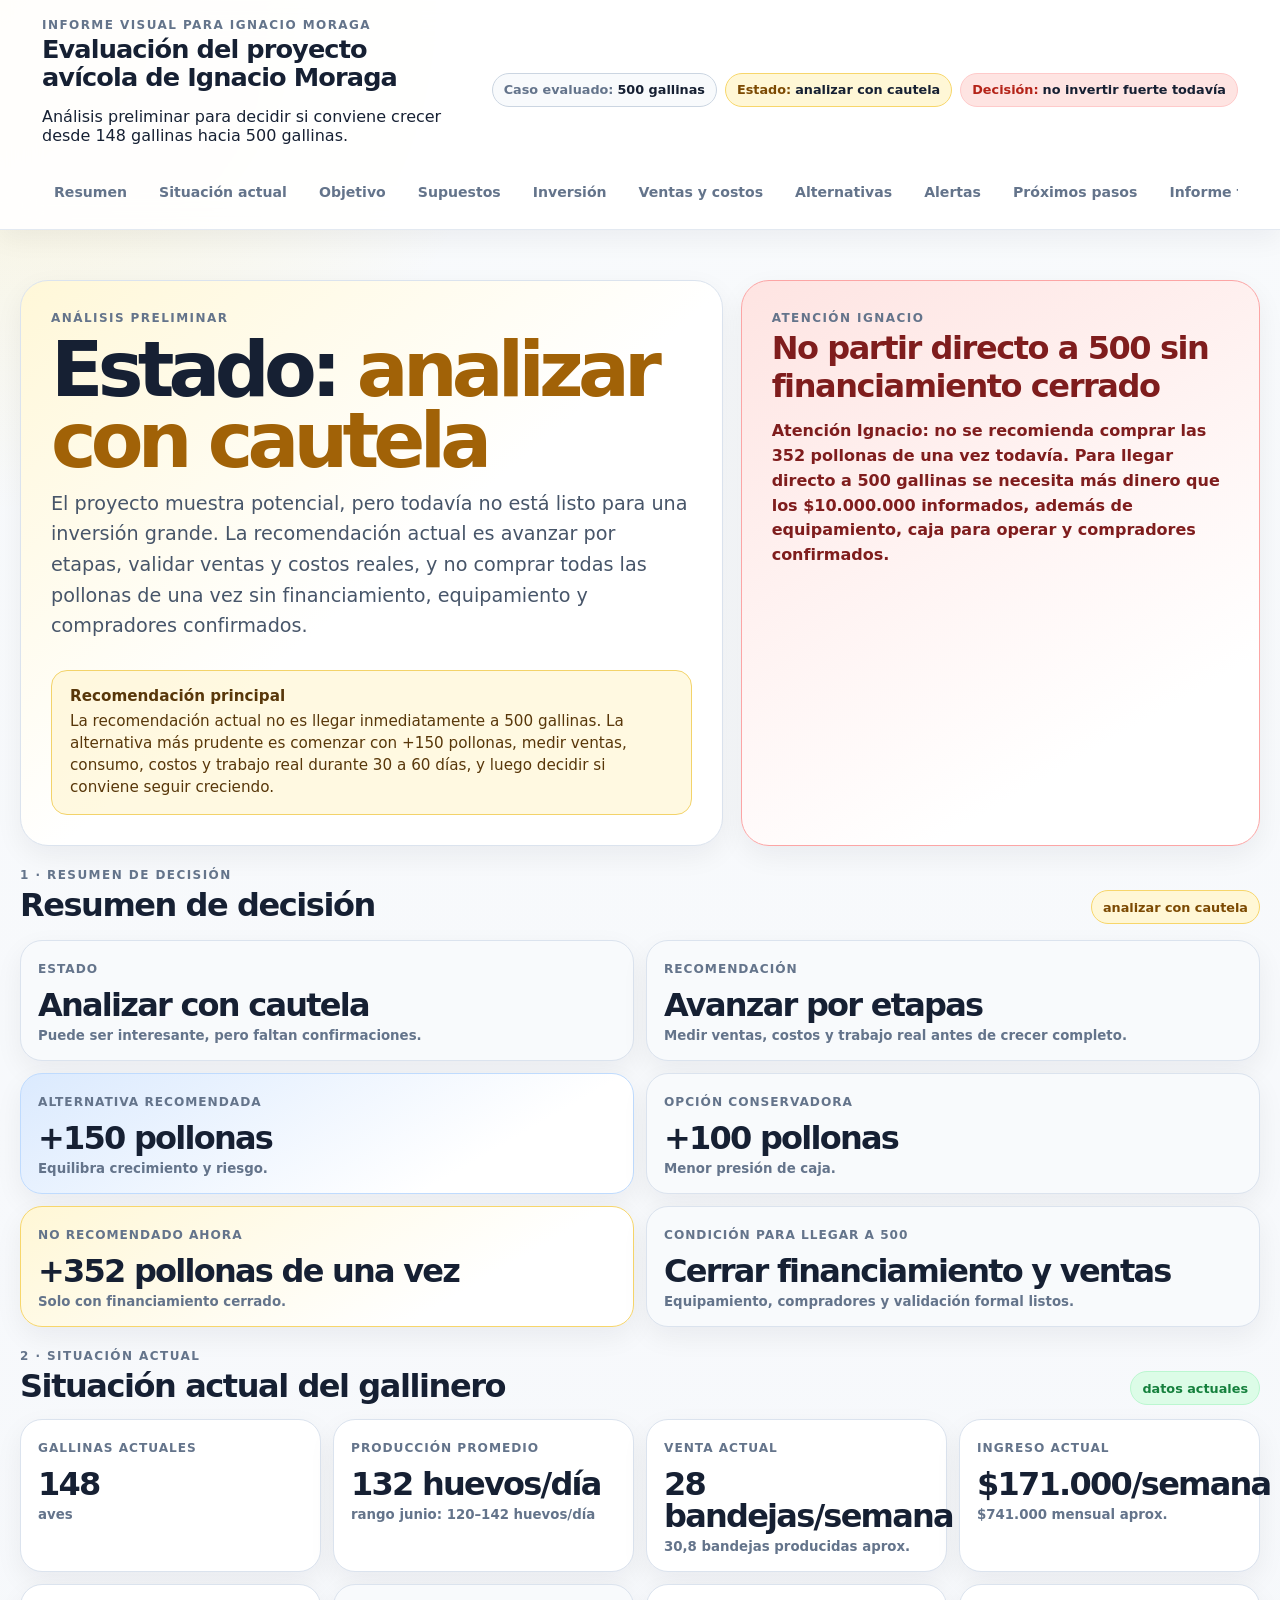
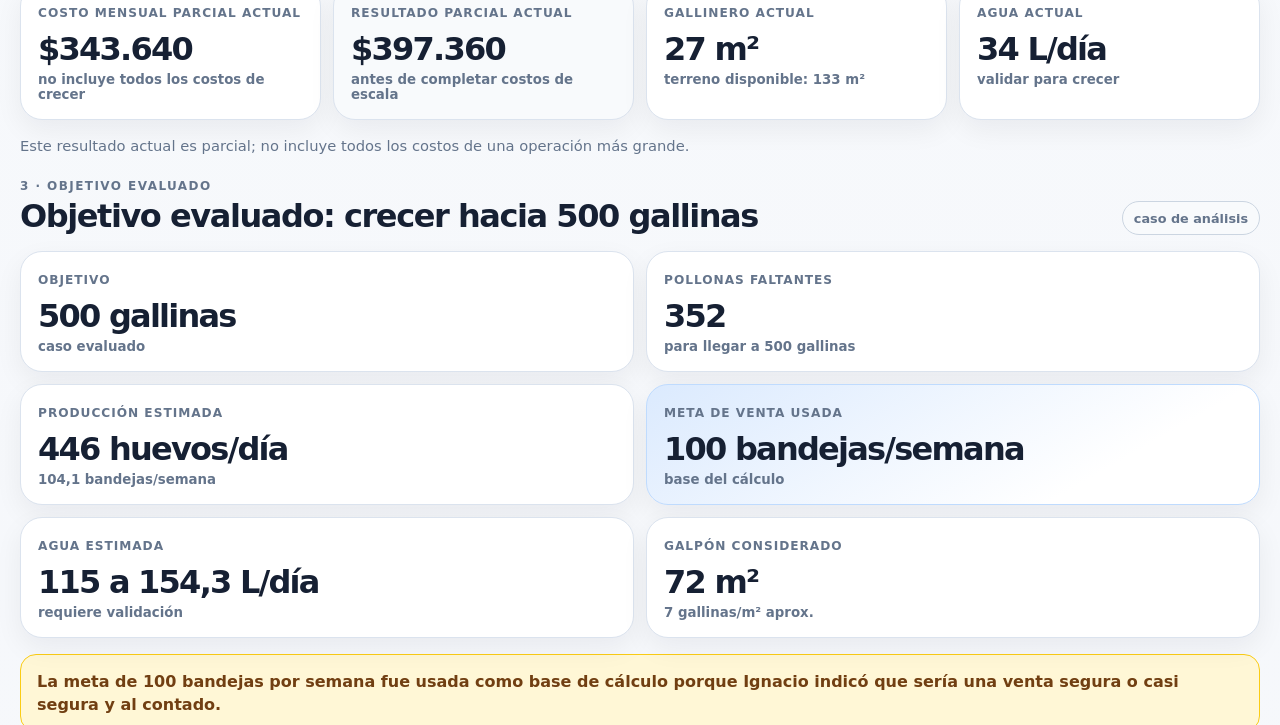
<file: dashboard/index.html>
<!doctype html>
<html lang="es">
  <head>
    <meta charset="utf-8">
    <meta http-equiv="refresh" content="0; url=public/">
    <title>Gallinero Nacho — Dashboard</title>
  </head>
  <body>
    <p>Redirigiendo al dashboard...</p>
    <p><a href="public/">Abrir dashboard</a></p>
  </body>
</html>
</file>
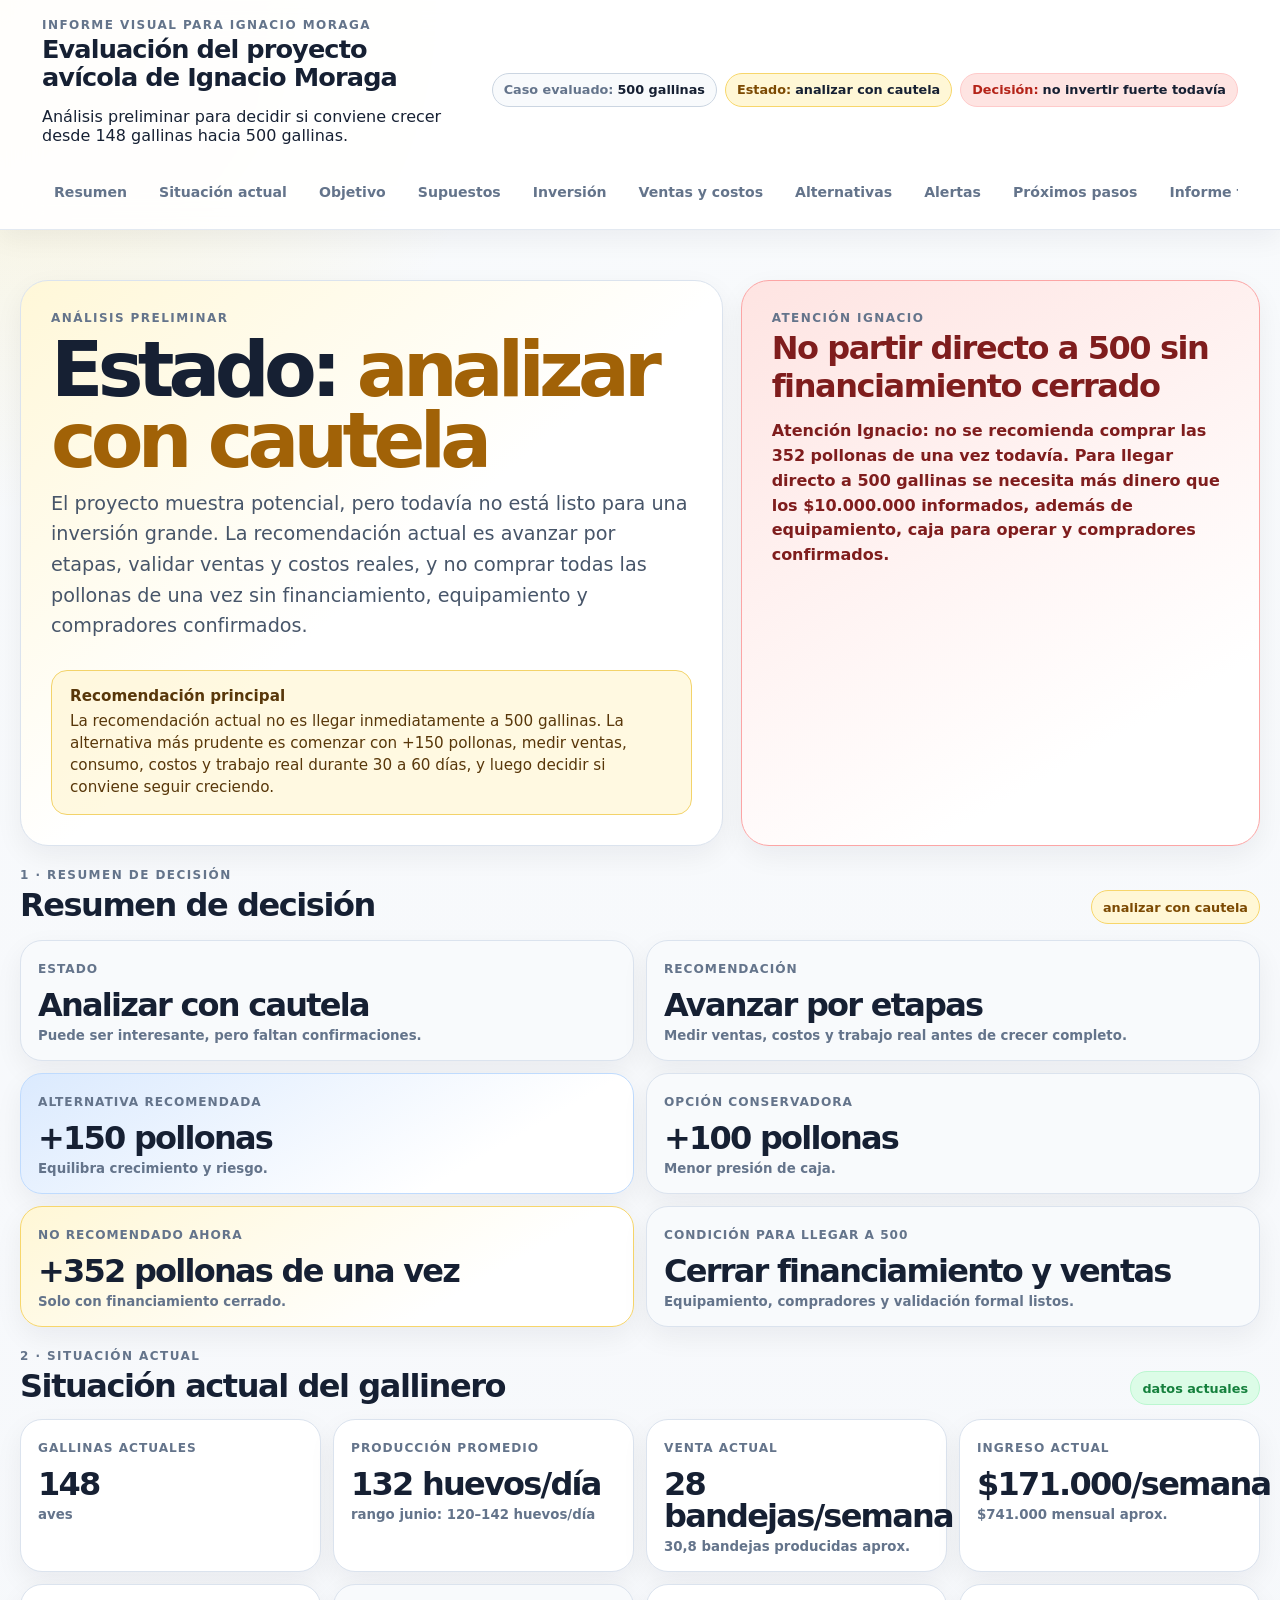
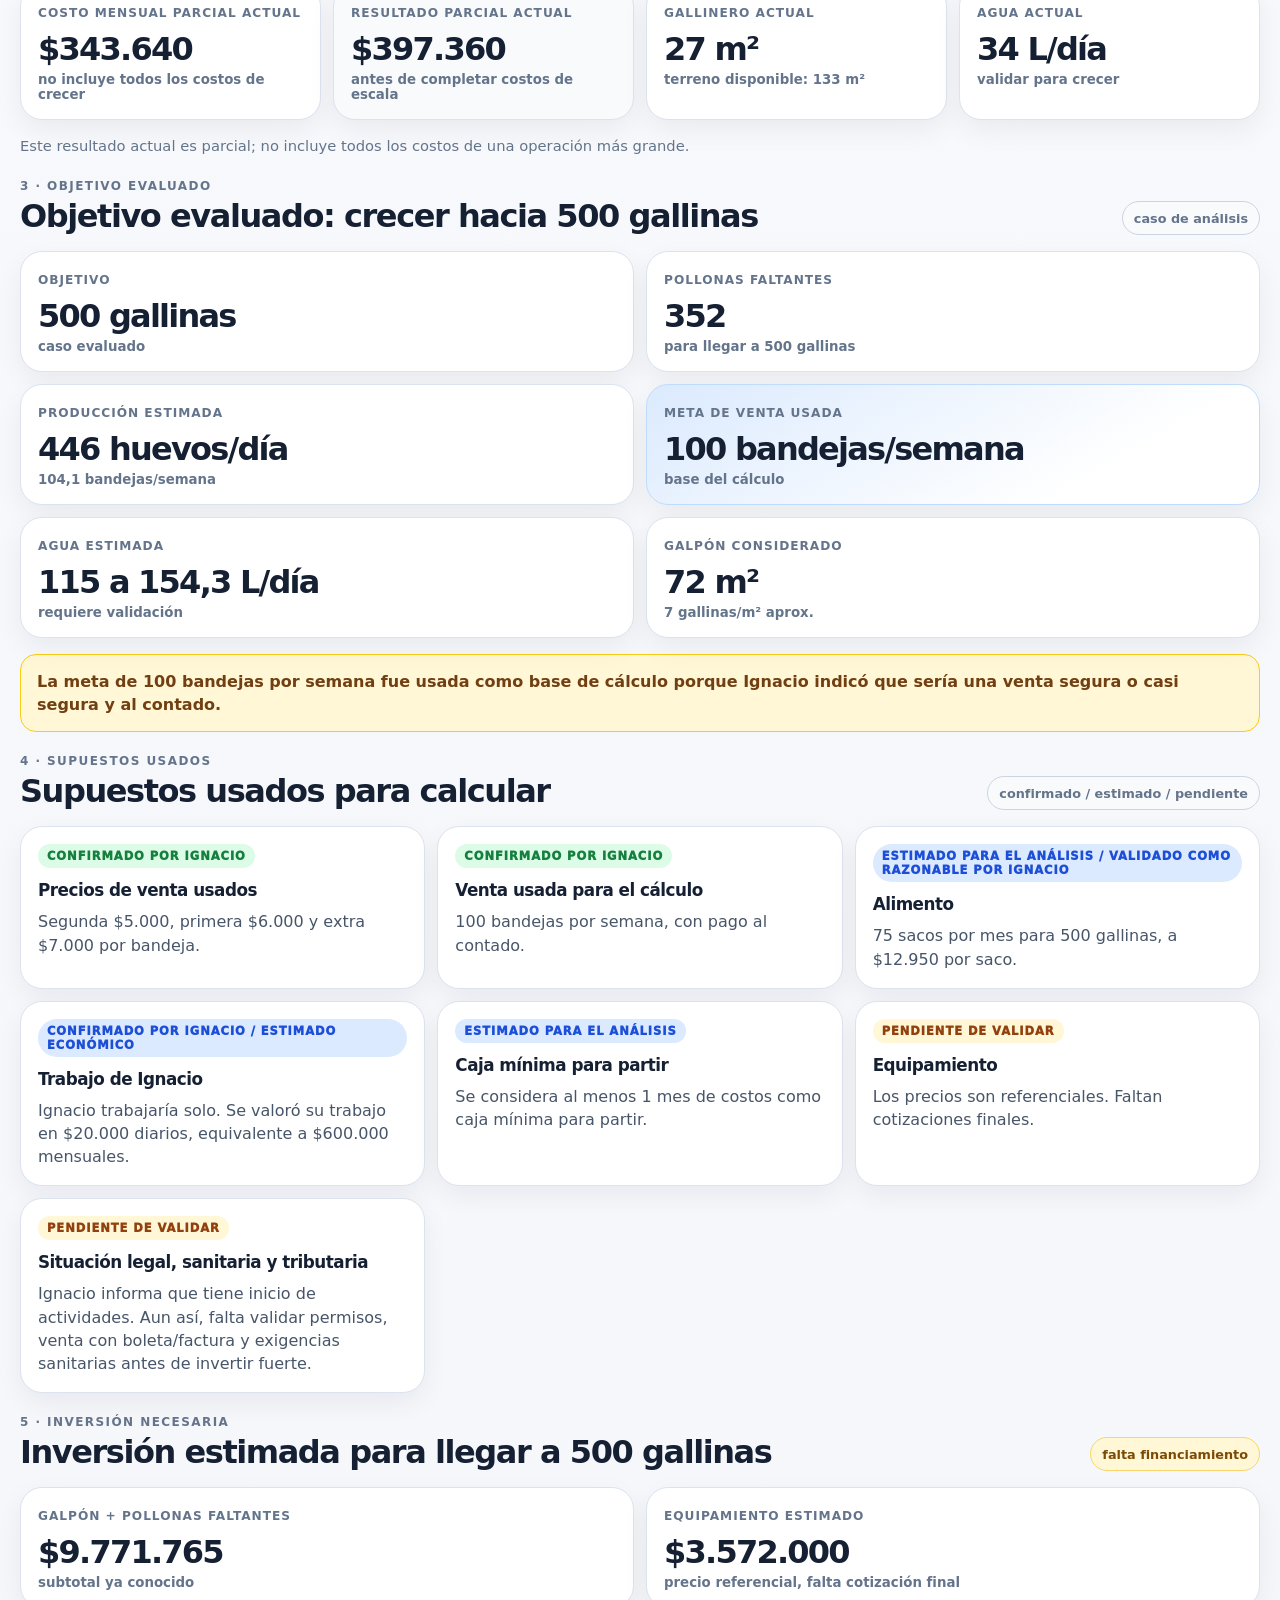
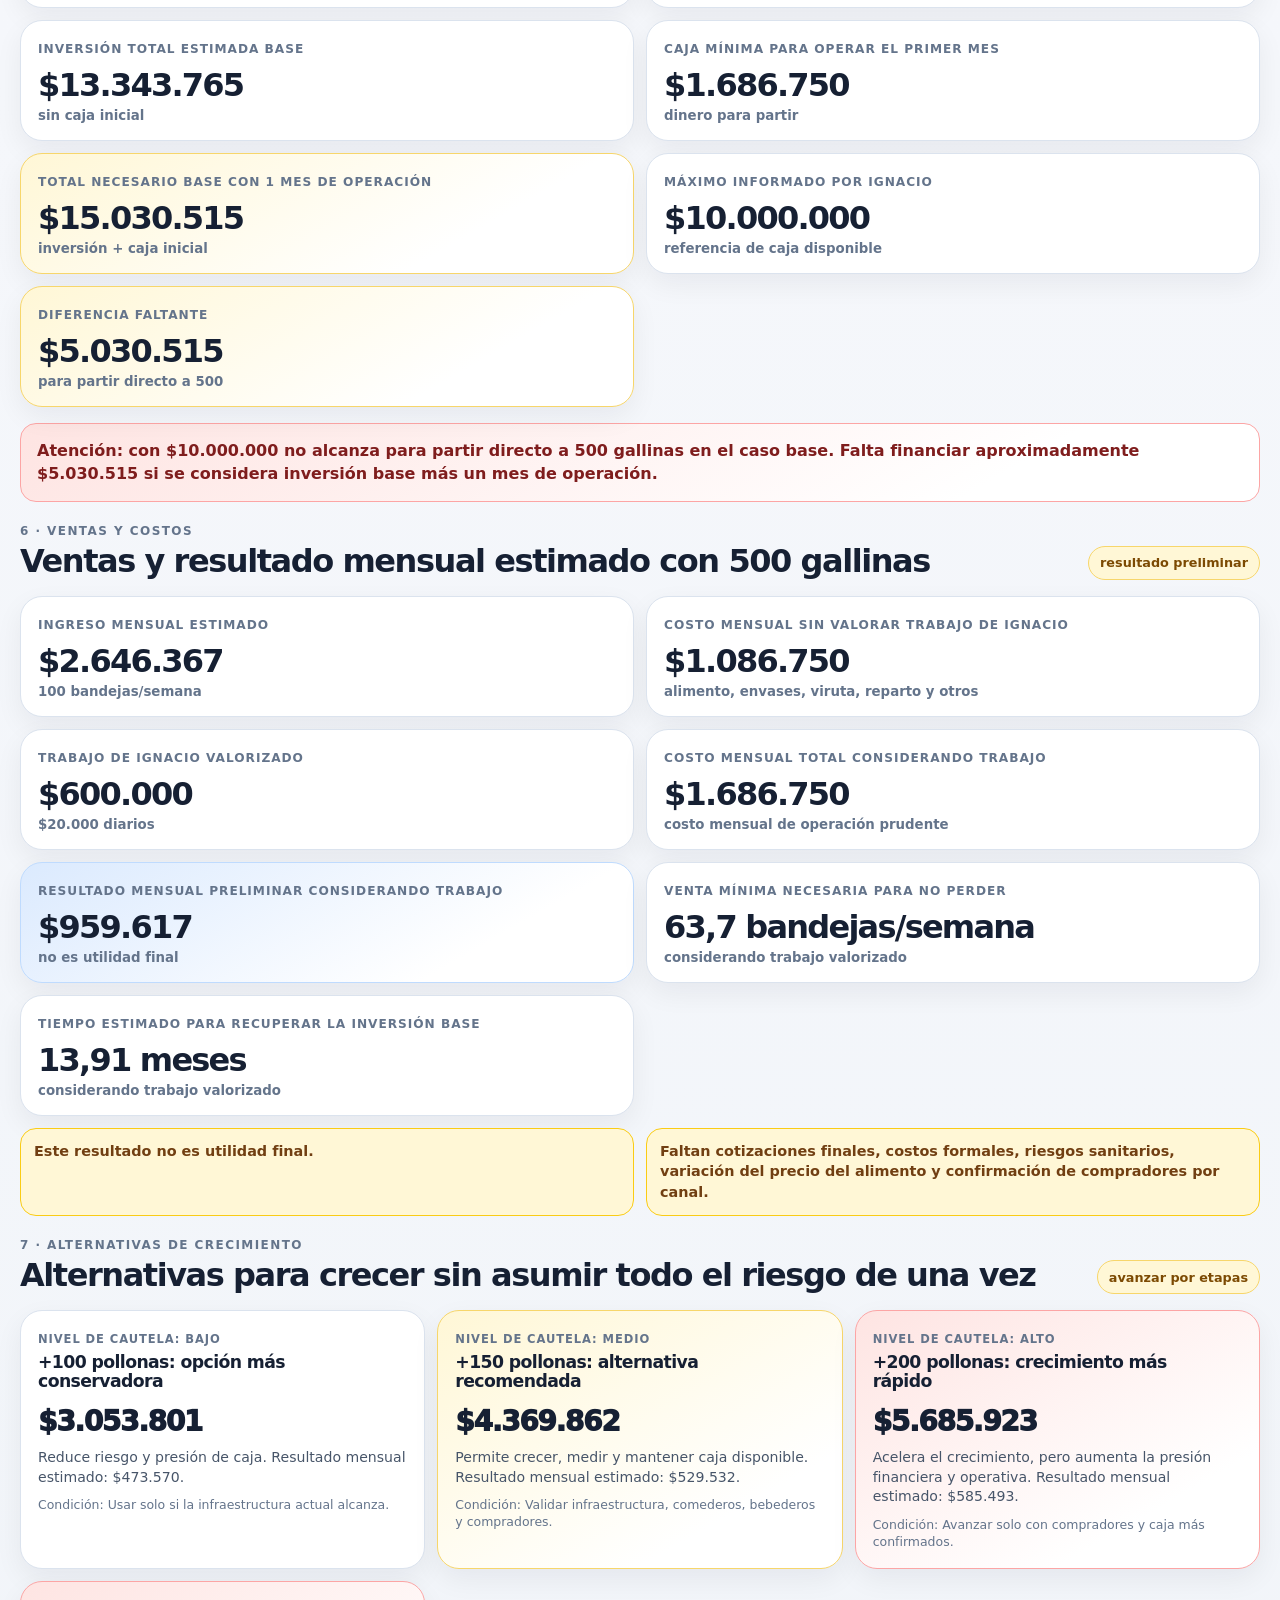
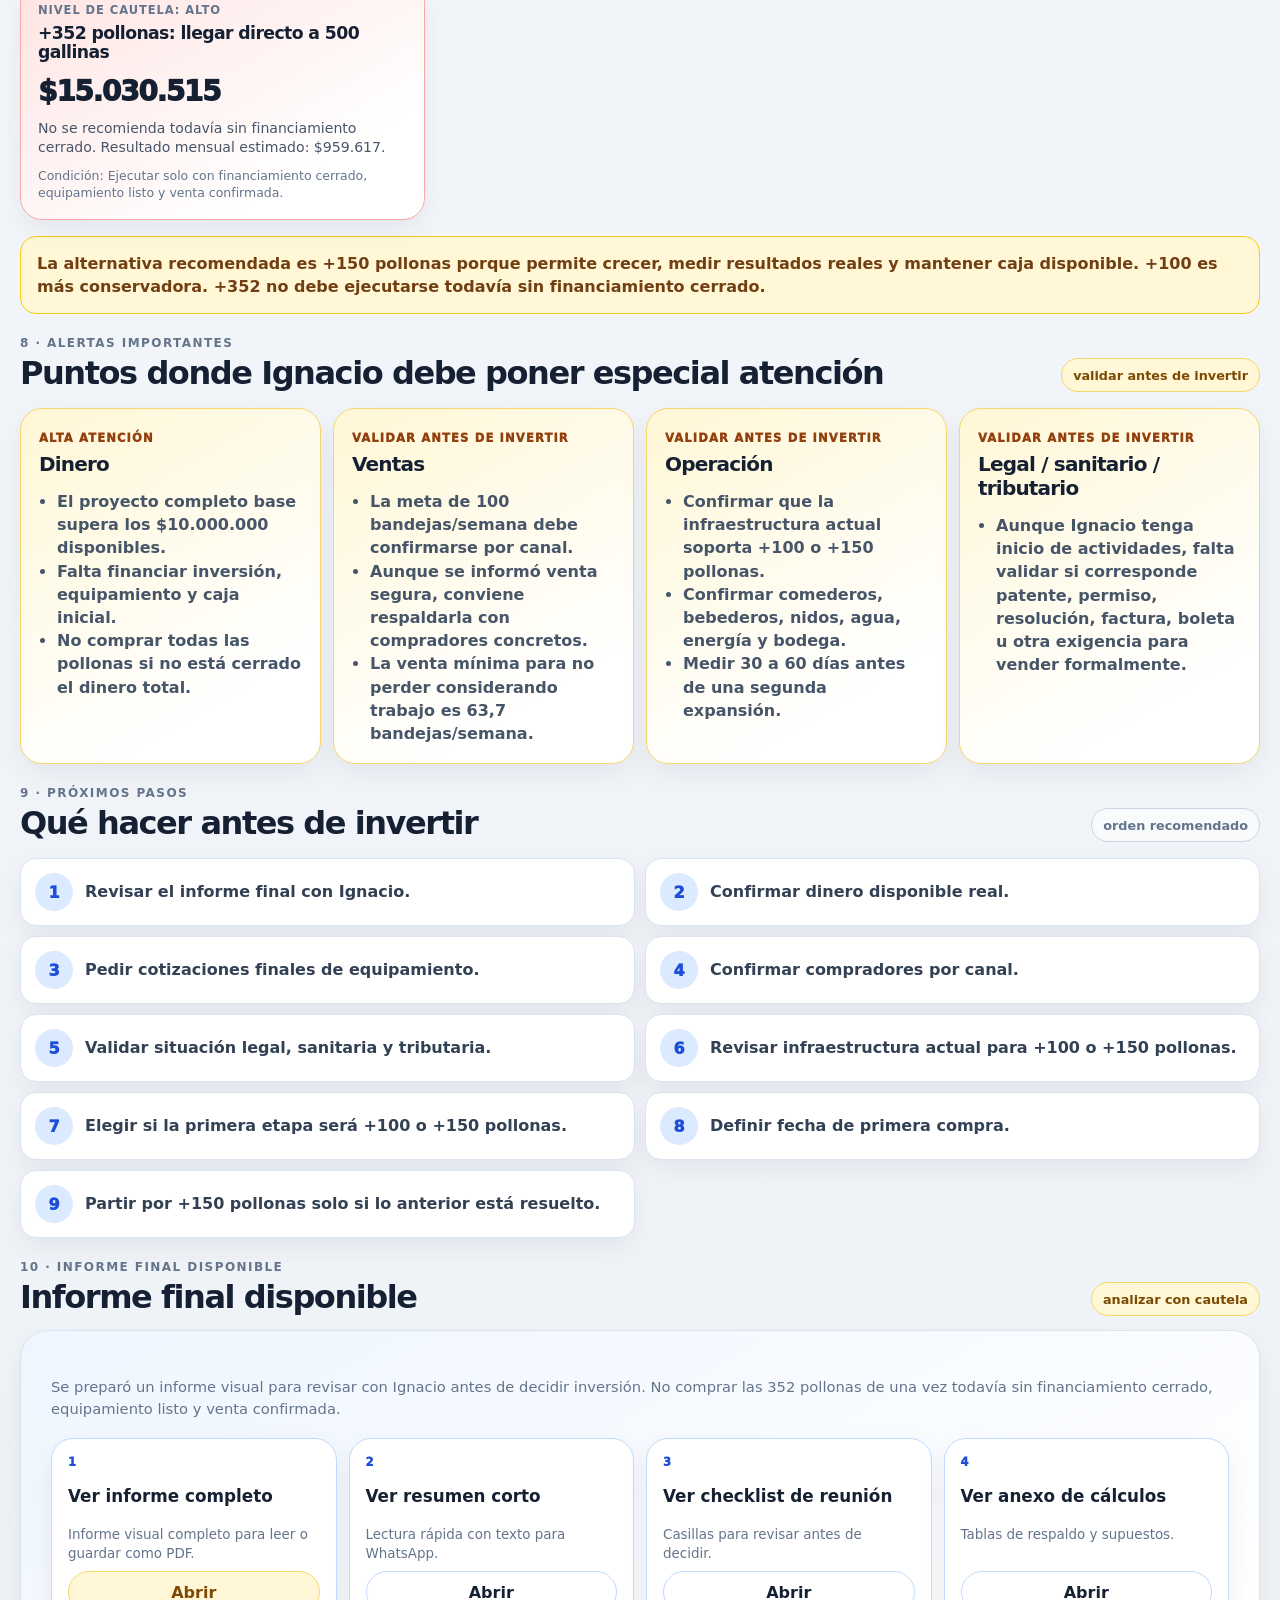
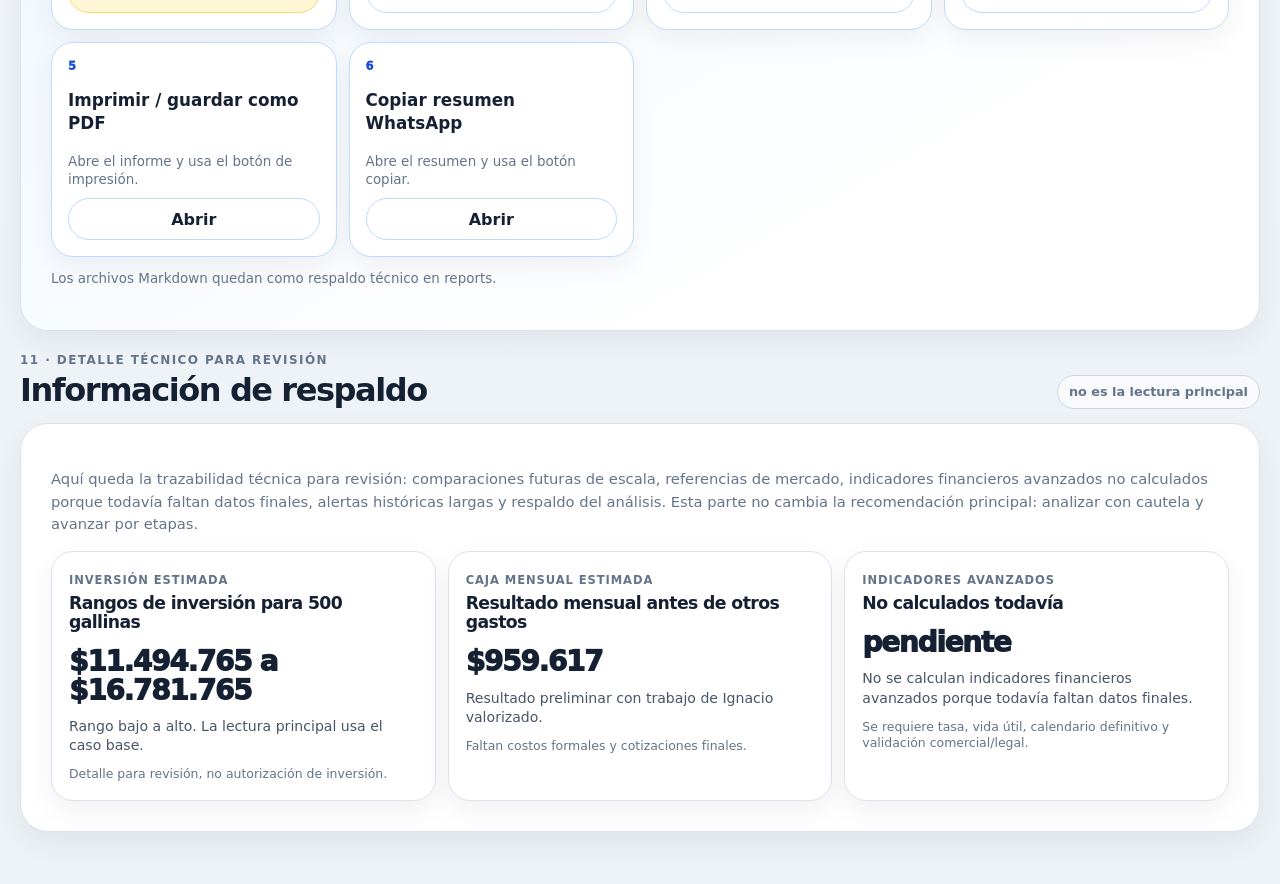
<file: dashboard/public/index.html>
<!doctype html>
<html lang="es">
  <head>
    <meta charset="utf-8" />
    <meta name="viewport" content="width=device-width, initial-scale=1" />
    <title>Evaluación del proyecto avícola de Ignacio Moraga</title>
    <link rel="stylesheet" href="./styles.css" />
  </head>
  <body>
    <header class="topbar">
      <div class="brand-block">
        <p class="eyebrow">Informe visual para Ignacio Moraga</p>
        <h1>Evaluación del proyecto avícola de Ignacio Moraga</h1>
        <p class="brand-subtitle">Análisis preliminar para decidir si conviene crecer desde 148 gallinas hacia 500 gallinas.</p>
      </div>
      <div class="topbar-badges" aria-label="Estado ejecutivo">
        <span class="chip chip-neutral">Caso evaluado: <strong>500 gallinas</strong></span>
        <span class="chip chip-yellow">Estado: <strong>analizar con cautela</strong></span>
        <span class="chip chip-red">Decisión: <strong>no invertir fuerte todavía</strong></span>
      </div>
      <nav class="topnav" aria-label="Navegación principal">
        <a href="#resumen">Resumen</a>
        <a href="#actual">Situación actual</a>
        <a href="#objetivo">Objetivo</a>
        <a href="#supuestos">Supuestos</a>
        <a href="#inversion">Inversión</a>
        <a href="#ventas">Ventas y costos</a>
        <a href="#alternativas">Alternativas</a>
        <a href="#alertas">Alertas</a>
        <a href="#pasos">Próximos pasos</a>
        <a href="#informe-final">Informe final</a>
        <a href="#detalle">Detalle técnico</a>
      </nav>
    </header>

    <main class="shell">
      <section class="hero-section" id="resumen" aria-labelledby="hero-title">
        <div class="hero-copy card executive-card">
          <div class="section-label">Análisis preliminar</div>
          <h2 id="hero-title">Estado: <span class="state-word yellow">analizar con cautela</span></h2>
          <p id="mensaje-estado">
            El proyecto muestra potencial, pero todavía no está listo para una inversión grande.
          </p>
          <div class="meaning-box">
            <strong>Recomendación principal</strong>
            <span id="recomendacion-principal">No se recomienda comprar las 352 pollonas de una vez todavía.</span>
          </div>
        </div>

        <aside class="card panel attention-card" aria-labelledby="atencion-title">
          <div class="section-kicker">Atención Ignacio</div>
          <h2 id="atencion-title">No partir directo a 500 sin financiamiento cerrado</h2>
          <p id="atencion-ignacio"></p>
        </aside>
      </section>

      <section class="section" aria-labelledby="decision-title">
        <div class="section-heading">
          <div>
            <p class="section-kicker">1 · Resumen de decisión</p>
            <h2 id="decision-title">Resumen de decisión</h2>
          </div>
          <span class="status-pill warning">analizar con cautela</span>
        </div>
        <div class="metric-grid scenario" id="resumen-decision"></div>
      </section>

      <section class="section" id="actual" aria-labelledby="actual-title">
        <div class="section-heading">
          <div>
            <p class="section-kicker">2 · Situación actual</p>
            <h2 id="actual-title">Situación actual del gallinero</h2>
          </div>
          <span class="status-pill ok">datos actuales</span>
        </div>
        <div class="metric-grid compact" id="situacion-actual"></div>
        <p class="small-note">Este resultado actual es parcial; no incluye todos los costos de una operación más grande.</p>
      </section>

      <section class="section" id="objetivo" aria-labelledby="objetivo-title">
        <div class="section-heading">
          <div>
            <p class="section-kicker">3 · Objetivo evaluado</p>
            <h2 id="objetivo-title">Objetivo evaluado: crecer hacia 500 gallinas</h2>
          </div>
          <span class="status-pill neutral">caso de análisis</span>
        </div>
        <div class="metric-grid scenario" id="objetivo-evaluado"></div>
        <div class="alert-callout" id="nota-meta"></div>
      </section>

      <section class="section" id="supuestos" aria-labelledby="supuestos-title">
        <div class="section-heading">
          <div>
            <p class="section-kicker">4 · Supuestos usados</p>
            <h2 id="supuestos-title">Supuestos usados para calcular</h2>
          </div>
          <span class="status-pill neutral">confirmado / estimado / pendiente</span>
        </div>
        <div class="assumption-grid" id="supuestos-calculo"></div>
      </section>

      <section class="section" id="inversion" aria-labelledby="inversion-title">
        <div class="section-heading">
          <div>
            <p class="section-kicker">5 · Inversión necesaria</p>
            <h2 id="inversion-title">Inversión estimada para llegar a 500 gallinas</h2>
          </div>
          <span class="status-pill warning">falta financiamiento</span>
        </div>
        <div class="metric-grid scenario" id="inversion-necesaria"></div>
        <div class="alert-callout danger" id="alerta-inversion"></div>
      </section>

      <section class="section" id="ventas" aria-labelledby="ventas-title">
        <div class="section-heading">
          <div>
            <p class="section-kicker">6 · Ventas y costos</p>
            <h2 id="ventas-title">Ventas y resultado mensual estimado con 500 gallinas</h2>
          </div>
          <span class="status-pill warning">resultado preliminar</span>
        </div>
        <div class="metric-grid scenario" id="ventas-resultado"></div>
        <div class="note-grid">
          <div class="alert-callout compact">Este resultado no es utilidad final.</div>
          <div class="alert-callout compact">Faltan cotizaciones finales, costos formales, riesgos sanitarios, variación del precio del alimento y confirmación de compradores por canal.</div>
        </div>
      </section>

      <section class="section" id="alternativas" aria-labelledby="alternativas-title">
        <div class="section-heading">
          <div>
            <p class="section-kicker">7 · Alternativas de crecimiento</p>
            <h2 id="alternativas-title">Alternativas para crecer sin asumir todo el riesgo de una vez</h2>
          </div>
          <span class="status-pill warning">avanzar por etapas</span>
        </div>
        <div class="financial-grid compact-list" id="alternativas-crecimiento"></div>
        <div class="alert-callout" id="conclusion-alternativas"></div>
      </section>

      <section class="section" id="alertas" aria-labelledby="alertas-title">
        <div class="section-heading">
          <div>
            <p class="section-kicker">8 · Alertas importantes</p>
            <h2 id="alertas-title">Puntos donde Ignacio debe poner especial atención</h2>
          </div>
          <span class="status-pill warning">validar antes de invertir</span>
        </div>
        <div class="critical-grid" id="alertas-ignacio"></div>
      </section>

      <section class="section" id="pasos" aria-labelledby="pasos-title">
        <div class="section-heading">
          <div>
            <p class="section-kicker">9 · Próximos pasos</p>
            <h2 id="pasos-title">Qué hacer antes de invertir</h2>
          </div>
          <span class="status-pill neutral">orden recomendado</span>
        </div>
        <div class="steps-list" id="proximos-pasos"></div>
      </section>


      <section class="section" id="informe-final" aria-labelledby="informe-final-title">
        <div class="section-heading">
          <div>
            <p class="section-kicker">10 · Informe final disponible</p>
            <h2 id="informe-final-title">Informe final disponible</h2>
          </div>
          <span class="status-pill warning">analizar con cautela</span>
        </div>
        <article class="card panel report-panel">
          <p class="muted" id="informe-final-texto">
            Se preparó un informe final de evaluación para revisar con Ignacio antes de decidir inversión.
          </p>
          <div class="report-grid" id="informe-final-links"></div>
        </article>
      </section>

      <section class="section" id="detalle" aria-labelledby="detalle-title">
        <div class="section-heading">
          <div>
            <p class="section-kicker">11 · Detalle técnico para revisión</p>
            <h2 id="detalle-title">Información de respaldo</h2>
          </div>
          <span class="status-pill neutral">no es la lectura principal</span>
        </div>
        <article class="card panel">
          <p class="muted">
            Aquí queda la trazabilidad técnica para revisión: comparaciones futuras de escala, referencias de mercado, indicadores financieros avanzados no calculados porque todavía faltan datos finales, alertas históricas largas y respaldo del análisis. Esta parte no cambia la recomendación principal: analizar con cautela y avanzar por etapas.
          </p>
          <div class="detail-grid" id="detalle-tecnico"></div>
        </article>
      </section>
    </main>

    <script src="./app.js" defer></script>
  </body>
</html>
</file>
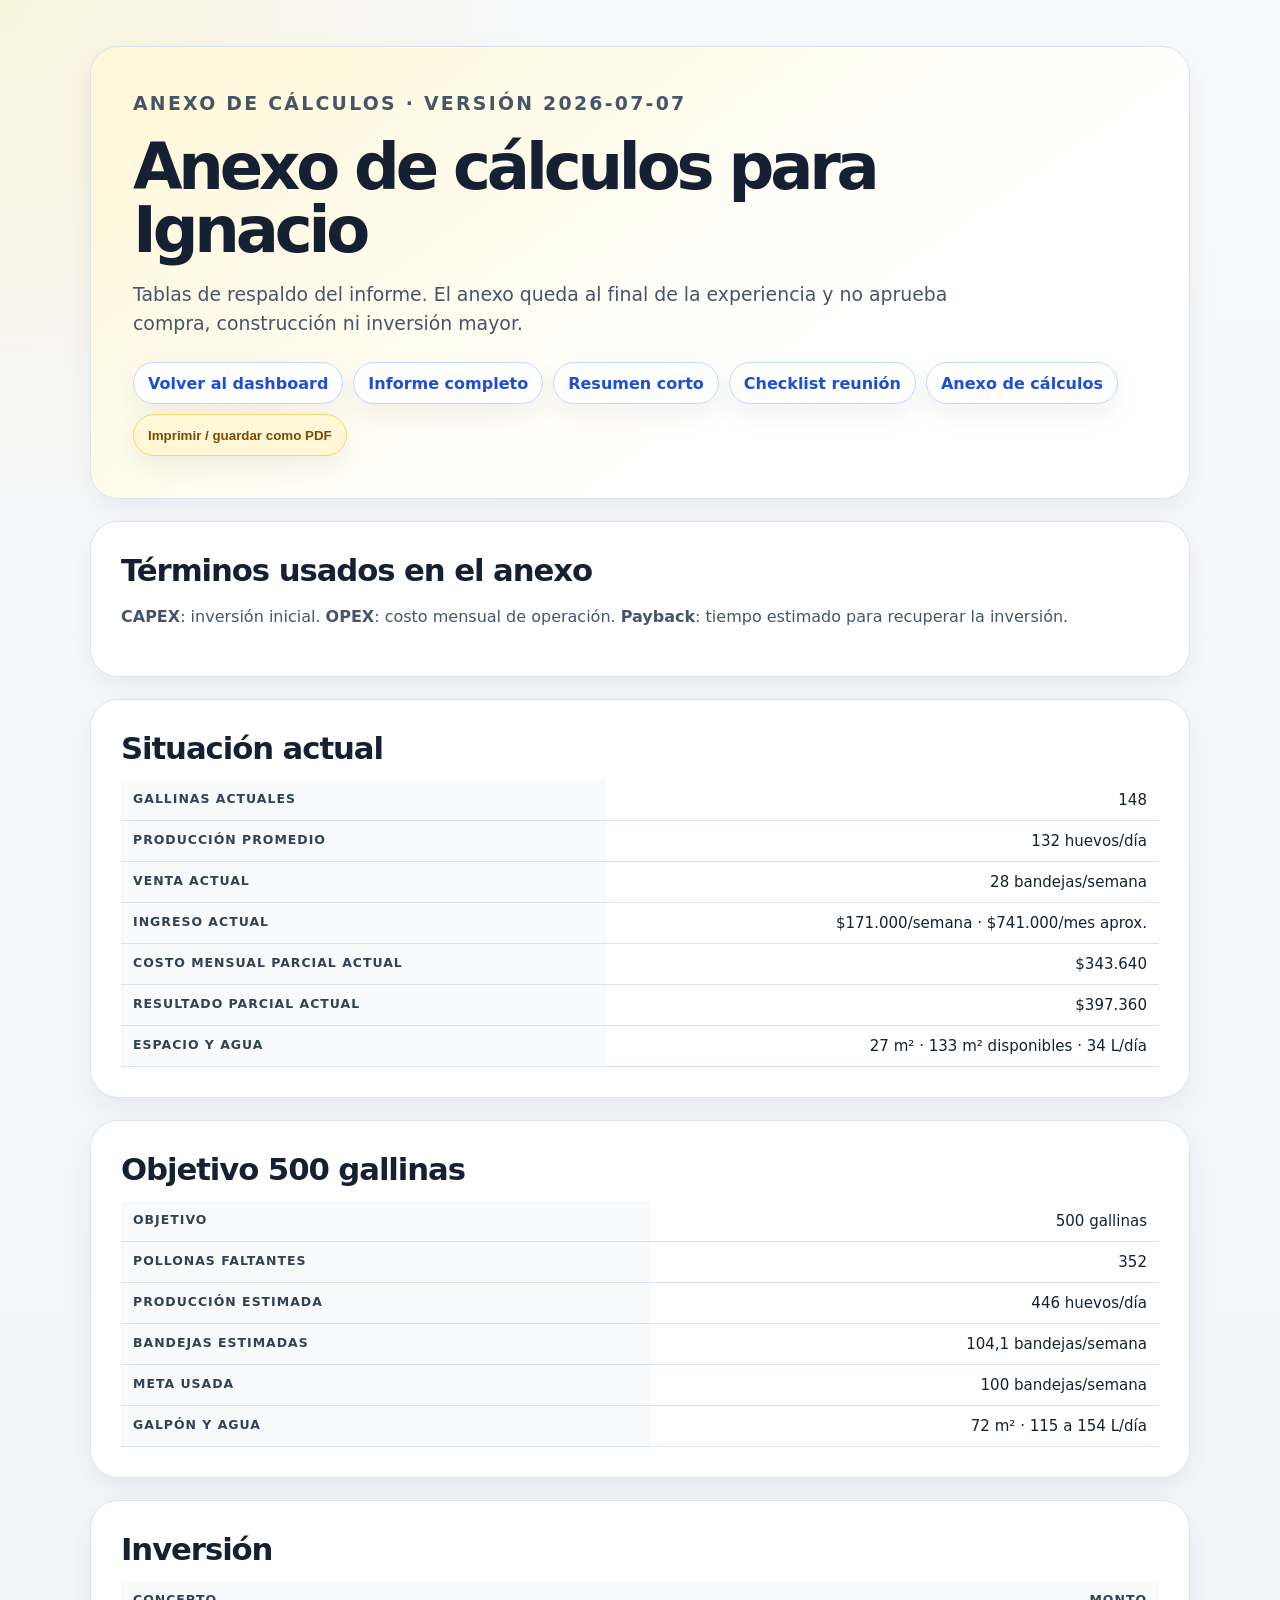
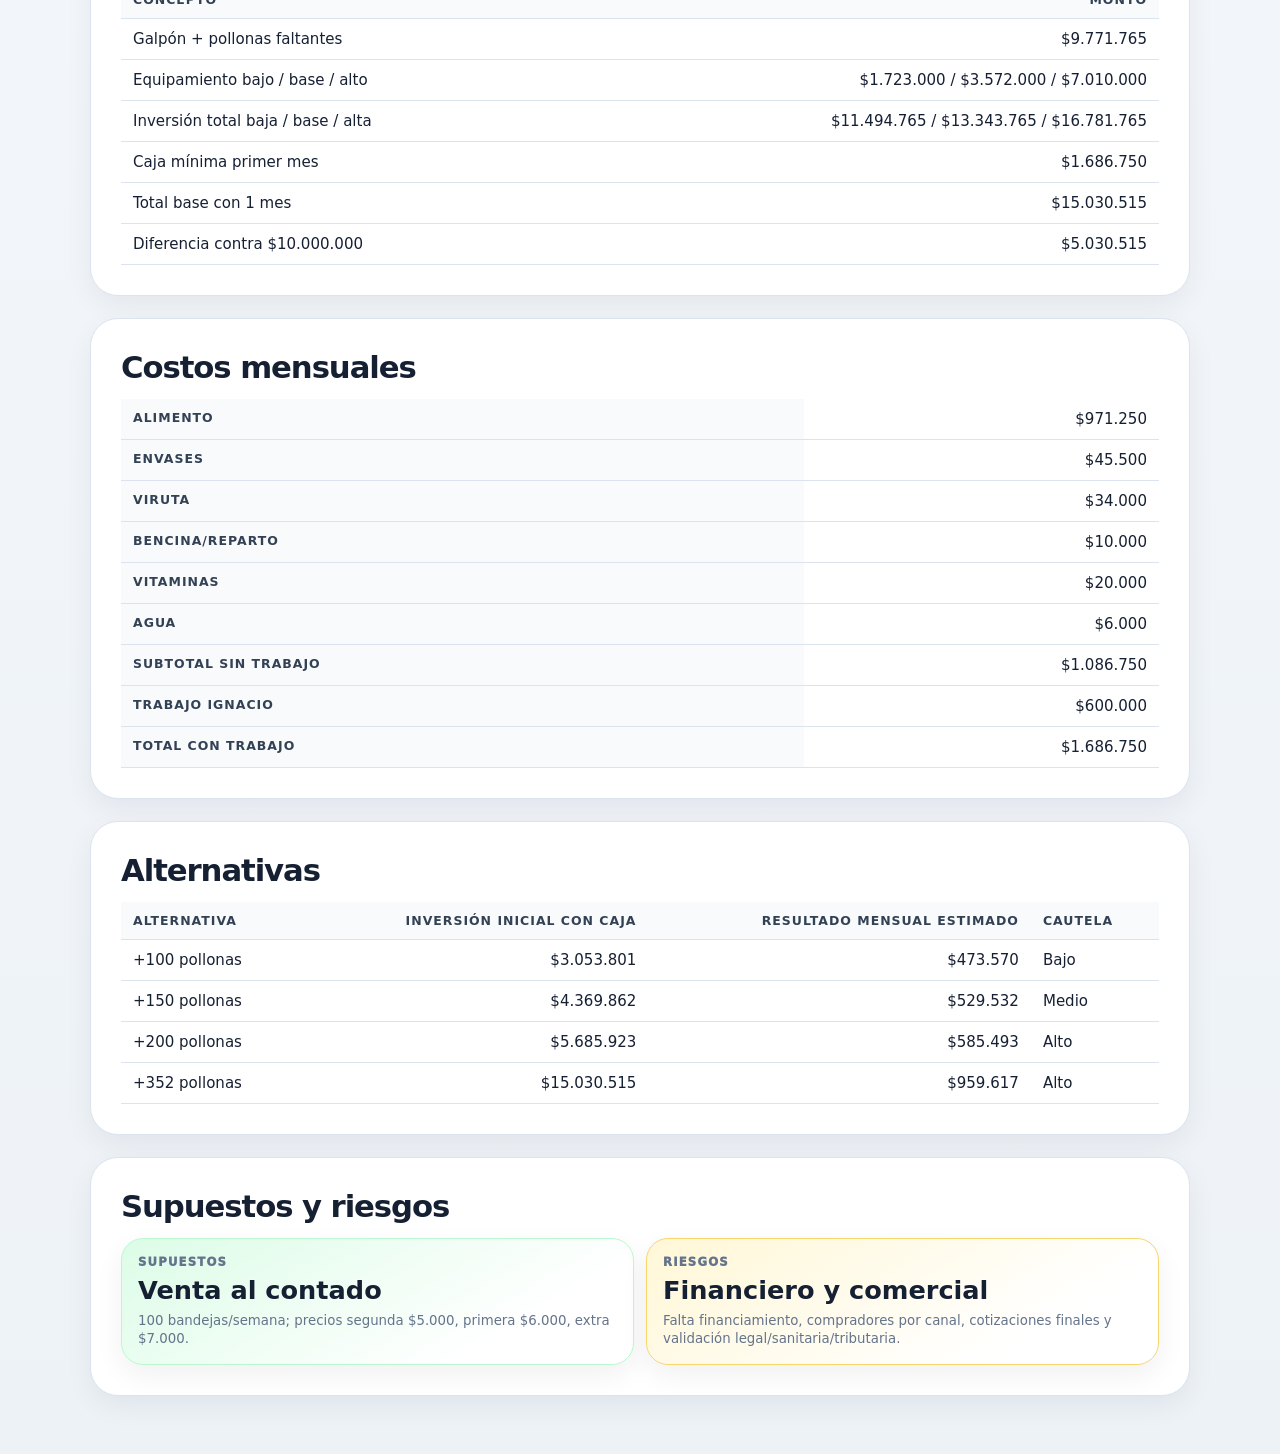
<file: dashboard/public/anexo-calculos-ignacio.html>
<!doctype html>
<html lang="es">
  <head>
    <meta charset="utf-8" />
    <meta name="viewport" content="width=device-width, initial-scale=1" />
    <title>Anexo de cálculos Ignacio</title>
    <link rel="stylesheet" href="./styles.css" />
    <link rel="stylesheet" href="./informe-print.css" />
  </head>
  <body class="visual-body">

    <main class="visual-shell">
      <header class="visual-header">
        <p class="eyebrow">Anexo de cálculos · versión 2026-07-07</p>
        <h1>Anexo de cálculos para Ignacio</h1>
        <p>Tablas de respaldo del informe. El anexo queda al final de la experiencia y no aprueba compra, construcción ni inversión mayor.</p>
      <div class="visual-actions no-print">
        <a class="back-link" href="./index.html#informe-final">Volver al dashboard</a>
        <a class="visual-button" href="./informe-ignacio.html">Informe completo</a>
        <a class="visual-button" href="./resumen-ignacio.html">Resumen corto</a>
        <a class="visual-button" href="./checklist-ignacio.html">Checklist reunión</a>
        <a class="visual-button" href="./anexo-calculos-ignacio.html">Anexo de cálculos</a>
        <button class="print-button primary" type="button" onclick="window.print()">Imprimir / guardar como PDF</button>
      </div>
      </header>

      <section class="visual-section"><h2>Términos usados en el anexo</h2><p><strong>CAPEX</strong>: inversión inicial. <strong>OPEX</strong>: costo mensual de operación. <strong>Payback</strong>: tiempo estimado para recuperar la inversión.</p></section>
      <section class="visual-section"><h2>Situación actual</h2><div class="visual-table-wrap"><table class="visual-table"><tbody>
        <tr><th>Gallinas actuales</th><td class="num">148</td></tr><tr><th>Producción promedio</th><td class="num">132 huevos/día</td></tr><tr><th>Venta actual</th><td class="num">28 bandejas/semana</td></tr><tr><th>Ingreso actual</th><td class="num">$171.000/semana · $741.000/mes aprox.</td></tr><tr><th>Costo mensual parcial actual</th><td class="num">$343.640</td></tr><tr><th>Resultado parcial actual</th><td class="num">$397.360</td></tr><tr><th>Espacio y agua</th><td class="num">27 m² · 133 m² disponibles · 34 L/día</td></tr>
      </tbody></table></div></section>
      <section class="visual-section"><h2>Objetivo 500 gallinas</h2><div class="visual-table-wrap"><table class="visual-table"><tbody>
        <tr><th>Objetivo</th><td class="num">500 gallinas</td></tr><tr><th>Pollonas faltantes</th><td class="num">352</td></tr><tr><th>Producción estimada</th><td class="num">446 huevos/día</td></tr><tr><th>Bandejas estimadas</th><td class="num">104,1 bandejas/semana</td></tr><tr><th>Meta usada</th><td class="num">100 bandejas/semana</td></tr><tr><th>Galpón y agua</th><td class="num">72 m² · 115 a 154 L/día</td></tr>
      </tbody></table></div></section>
      <section class="visual-section"><h2>Inversión</h2><div class="visual-table-wrap"><table class="visual-table"><thead><tr><th>Concepto</th><th class="num">Monto</th></tr></thead><tbody>
        <tr><td>Galpón + pollonas faltantes</td><td class="num">$9.771.765</td></tr><tr><td>Equipamiento bajo / base / alto</td><td class="num">$1.723.000 / $3.572.000 / $7.010.000</td></tr><tr><td>Inversión total baja / base / alta</td><td class="num">$11.494.765 / $13.343.765 / $16.781.765</td></tr><tr><td>Caja mínima primer mes</td><td class="num">$1.686.750</td></tr><tr><td>Total base con 1 mes</td><td class="num">$15.030.515</td></tr><tr><td>Diferencia contra $10.000.000</td><td class="num">$5.030.515</td></tr>
      </tbody></table></div></section>
      <section class="visual-section"><h2>Costos mensuales</h2><div class="visual-table-wrap"><table class="visual-table"><tbody>
        <tr><th>Alimento</th><td class="num">$971.250</td></tr><tr><th>Envases</th><td class="num">$45.500</td></tr><tr><th>Viruta</th><td class="num">$34.000</td></tr><tr><th>Bencina/reparto</th><td class="num">$10.000</td></tr><tr><th>Vitaminas</th><td class="num">$20.000</td></tr><tr><th>Agua</th><td class="num">$6.000</td></tr><tr><th>Subtotal sin trabajo</th><td class="num">$1.086.750</td></tr><tr><th>Trabajo Ignacio</th><td class="num">$600.000</td></tr><tr><th>Total con trabajo</th><td class="num">$1.686.750</td></tr>
      </tbody></table></div></section>
      <section class="visual-section"><h2>Alternativas</h2><div class="visual-table-wrap"><table class="visual-table"><thead><tr><th>Alternativa</th><th class="num">Inversión inicial con caja</th><th class="num">Resultado mensual estimado</th><th>Cautela</th></tr></thead><tbody>
        <tr><td>+100 pollonas</td><td class="num">$3.053.801</td><td class="num">$473.570</td><td>Bajo</td></tr><tr><td>+150 pollonas</td><td class="num">$4.369.862</td><td class="num">$529.532</td><td>Medio</td></tr><tr><td>+200 pollonas</td><td class="num">$5.685.923</td><td class="num">$585.493</td><td>Alto</td></tr><tr><td>+352 pollonas</td><td class="num">$15.030.515</td><td class="num">$959.617</td><td>Alto</td></tr>
      </tbody></table></div></section>
      <section class="visual-section"><h2>Supuestos y riesgos</h2><div class="visual-grid two"><article class="visual-card ok"><span>Supuestos</span><strong>Venta al contado</strong><small>100 bandejas/semana; precios segunda $5.000, primera $6.000, extra $7.000.</small></article><article class="visual-card warning"><span>Riesgos</span><strong>Financiero y comercial</strong><small>Falta financiamiento, compradores por canal, cotizaciones finales y validación legal/sanitaria/tributaria.</small></article></div></section>
    </main>
  </body>
</html>
</file>
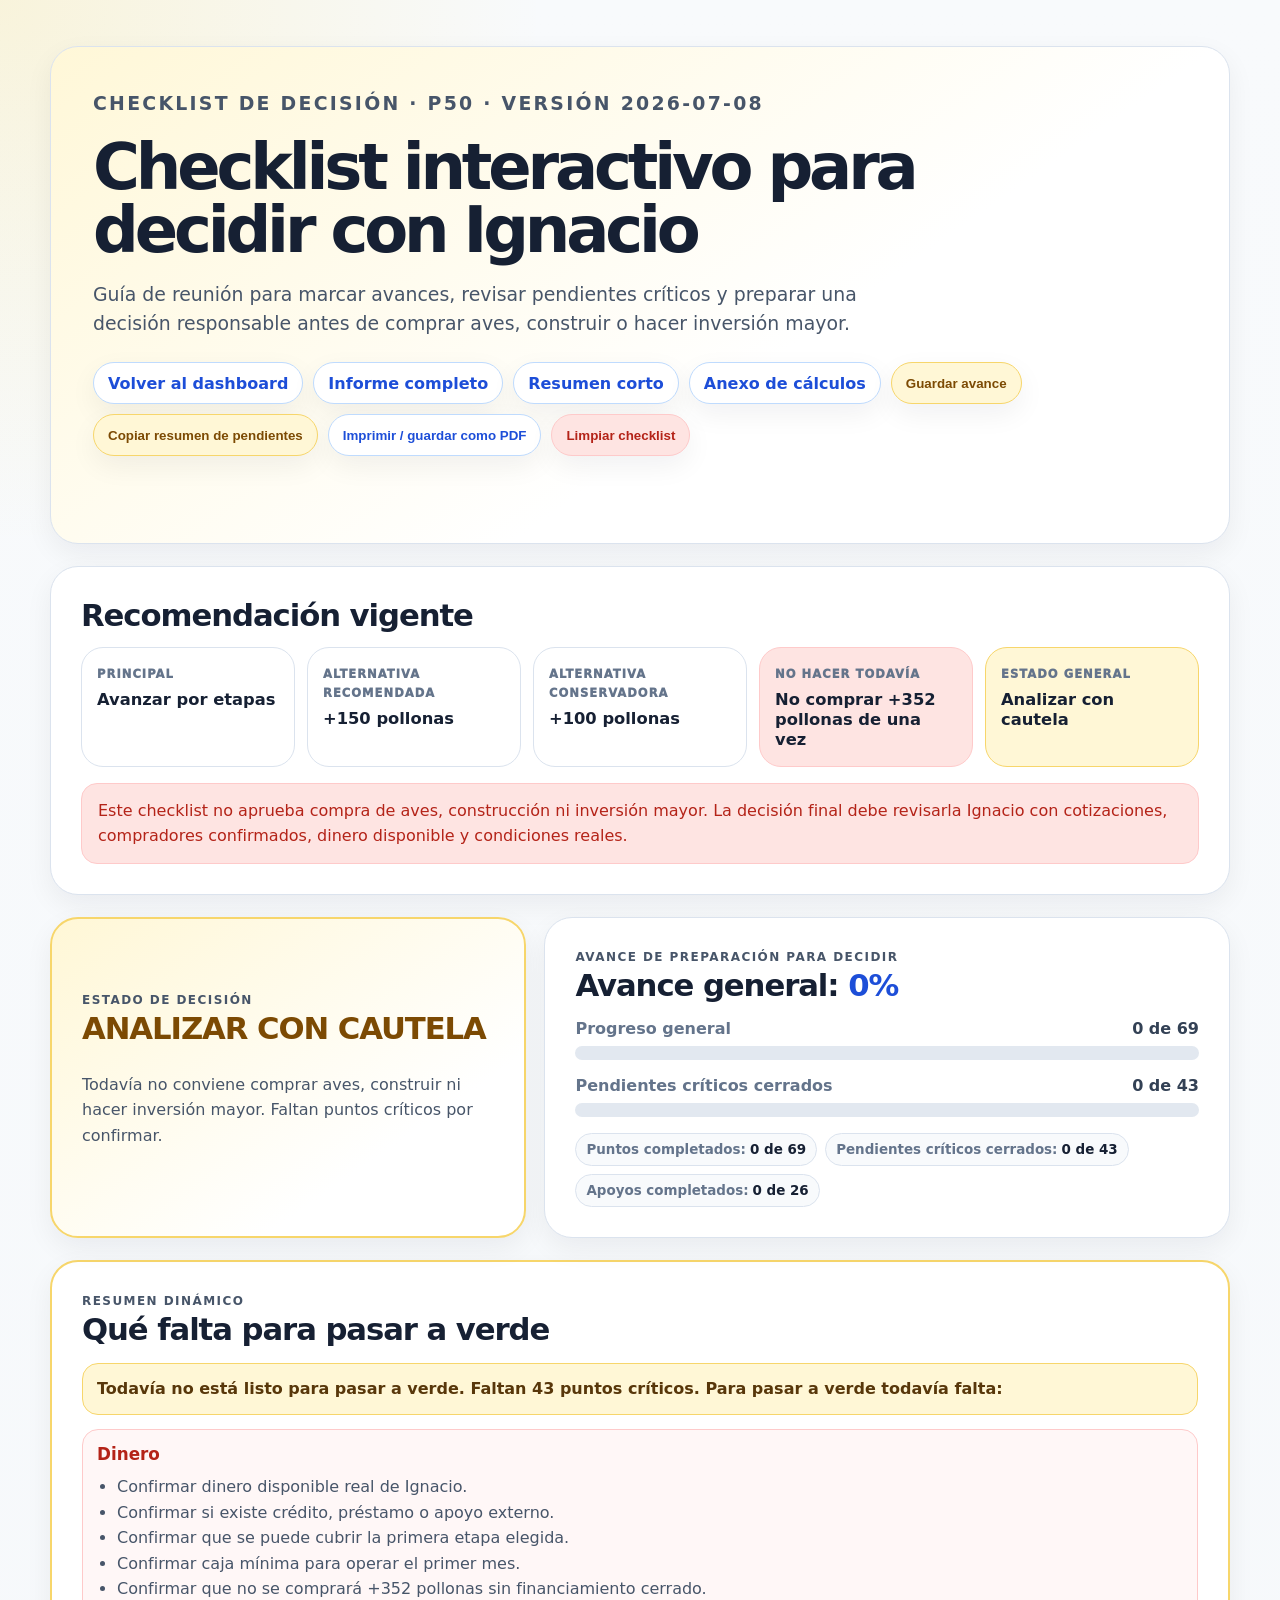
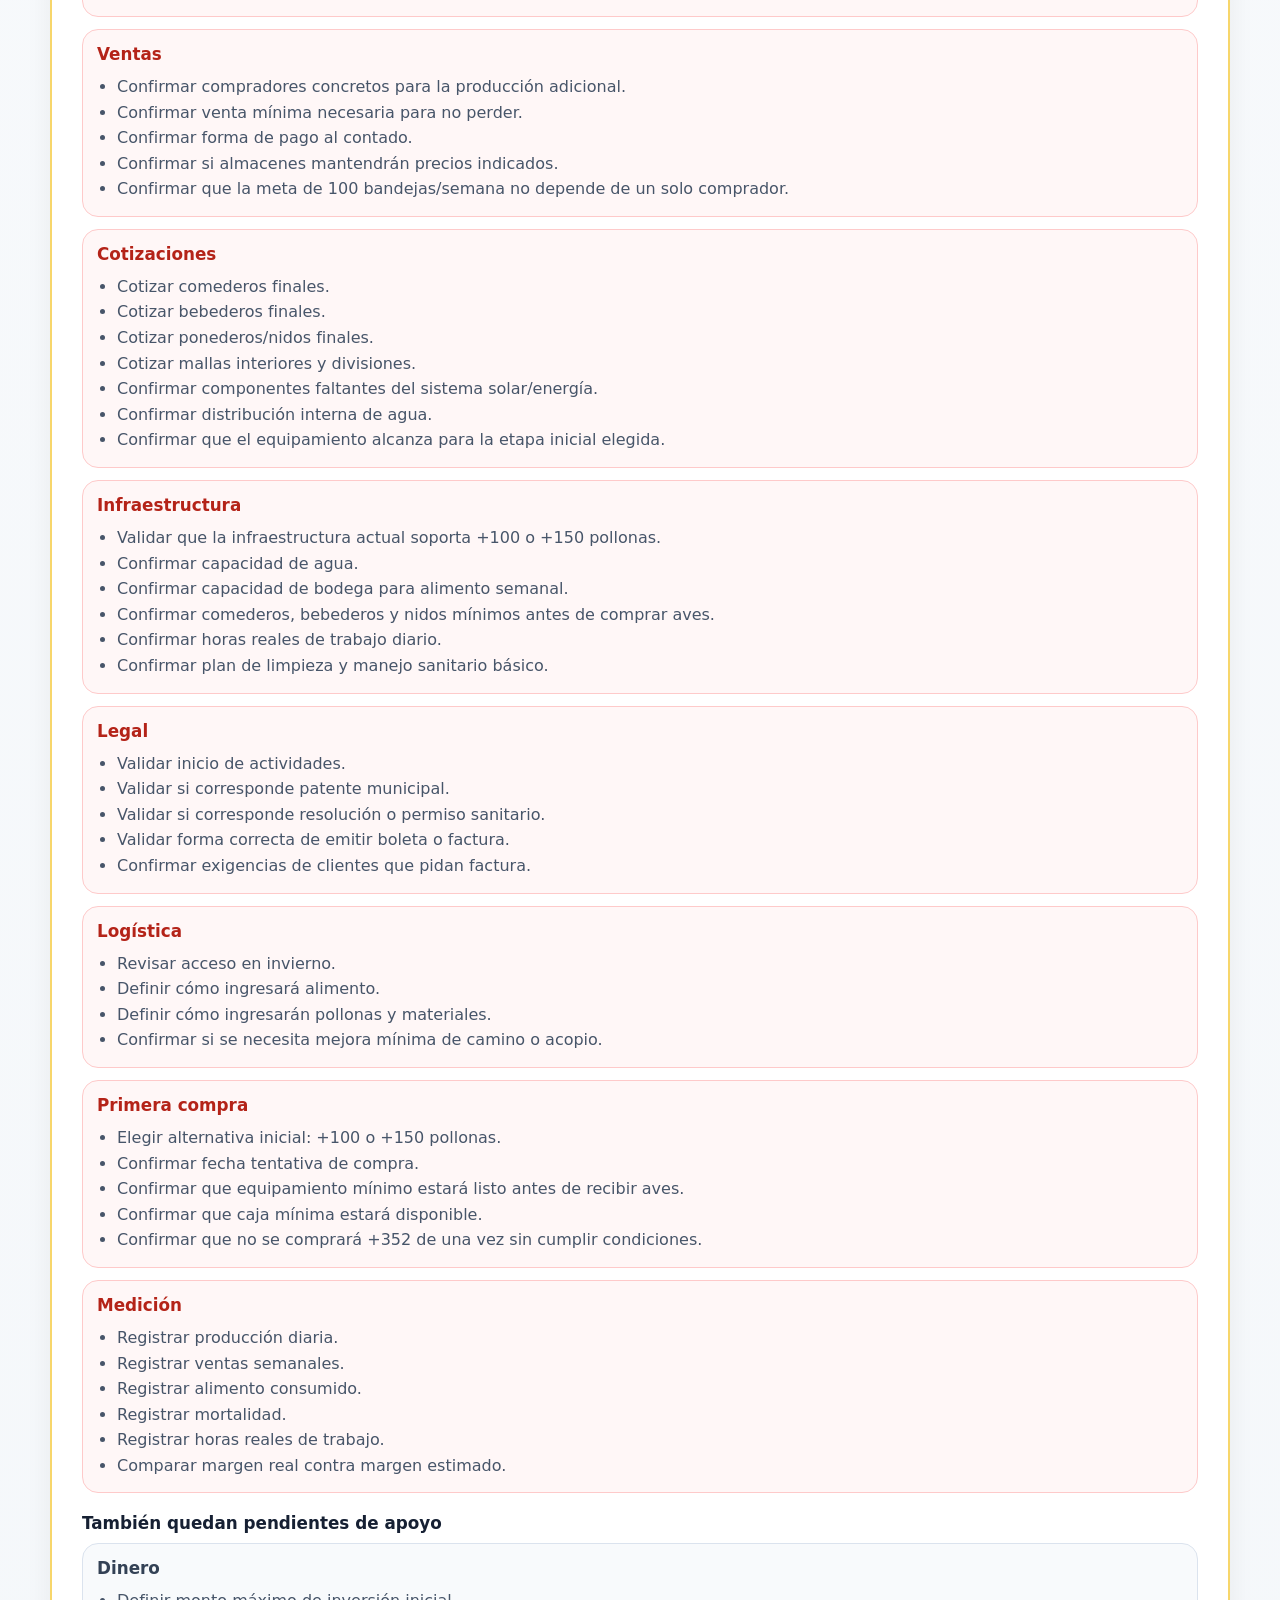
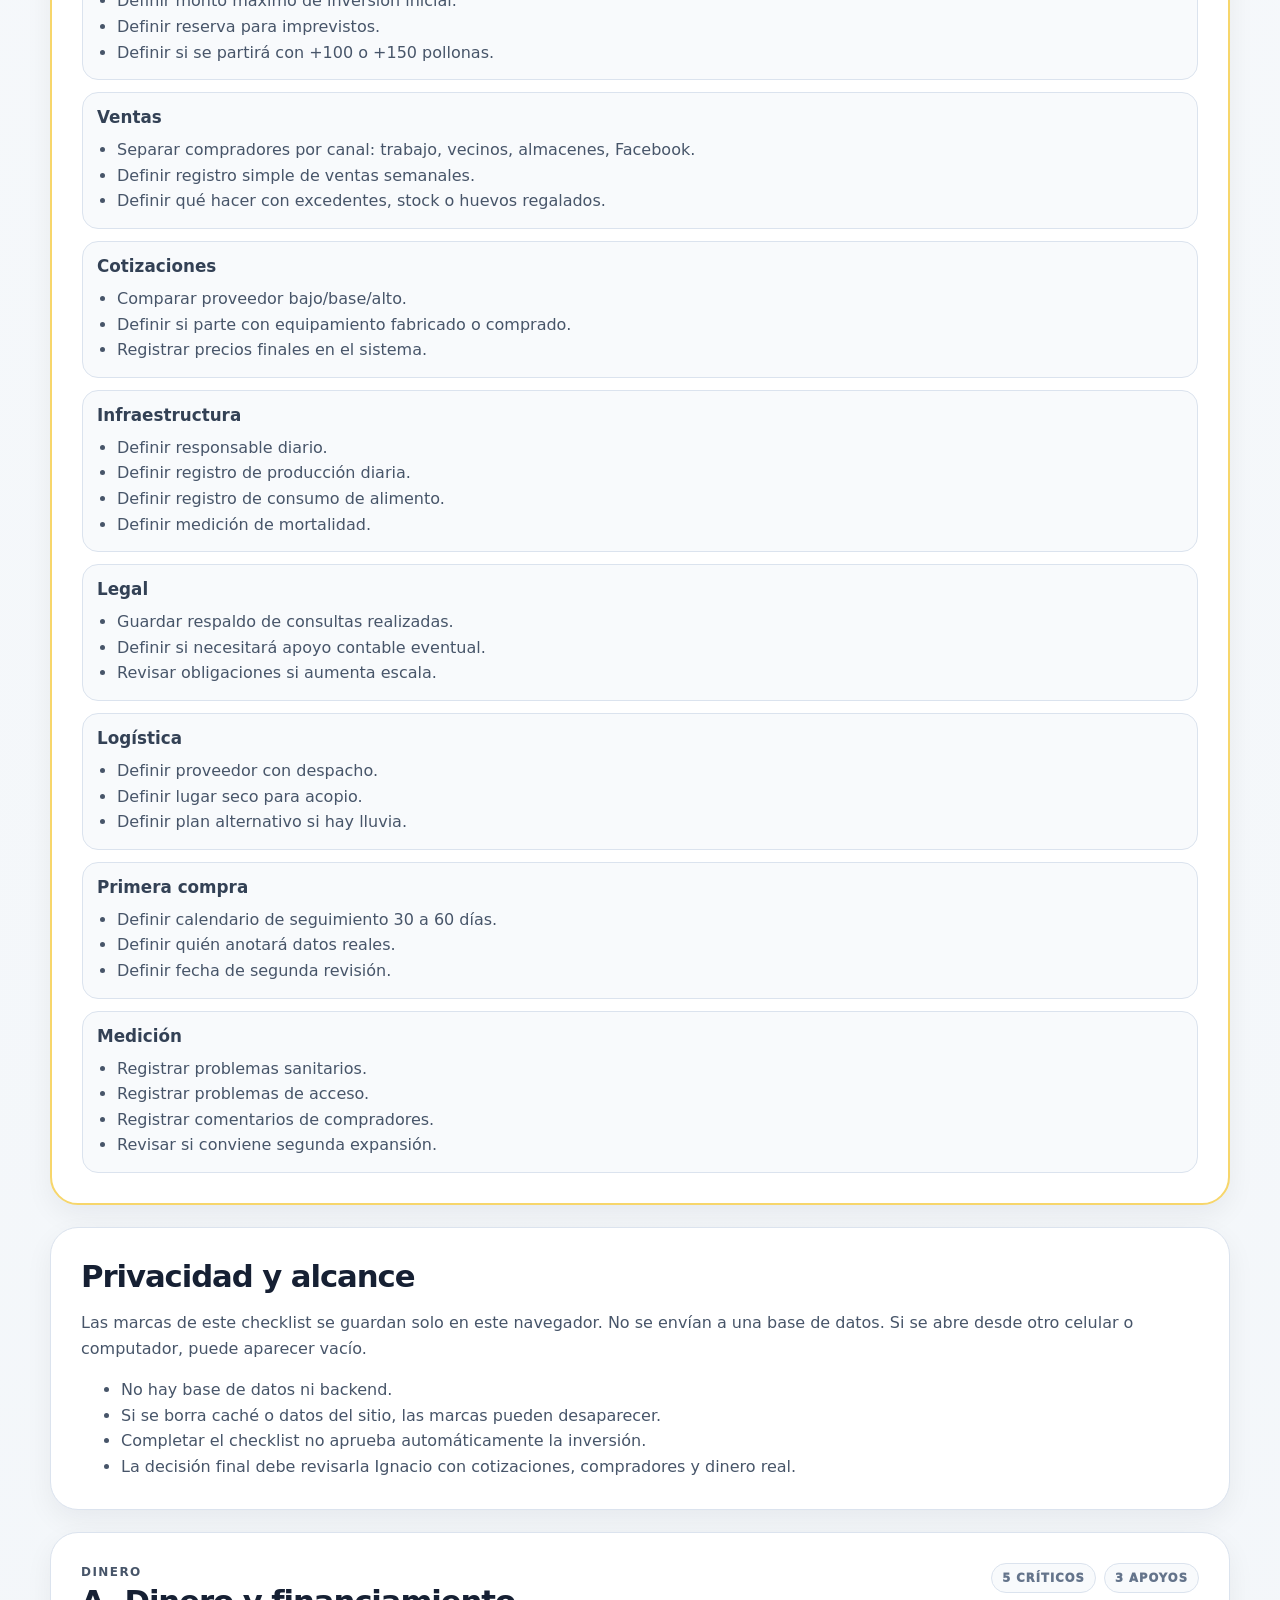
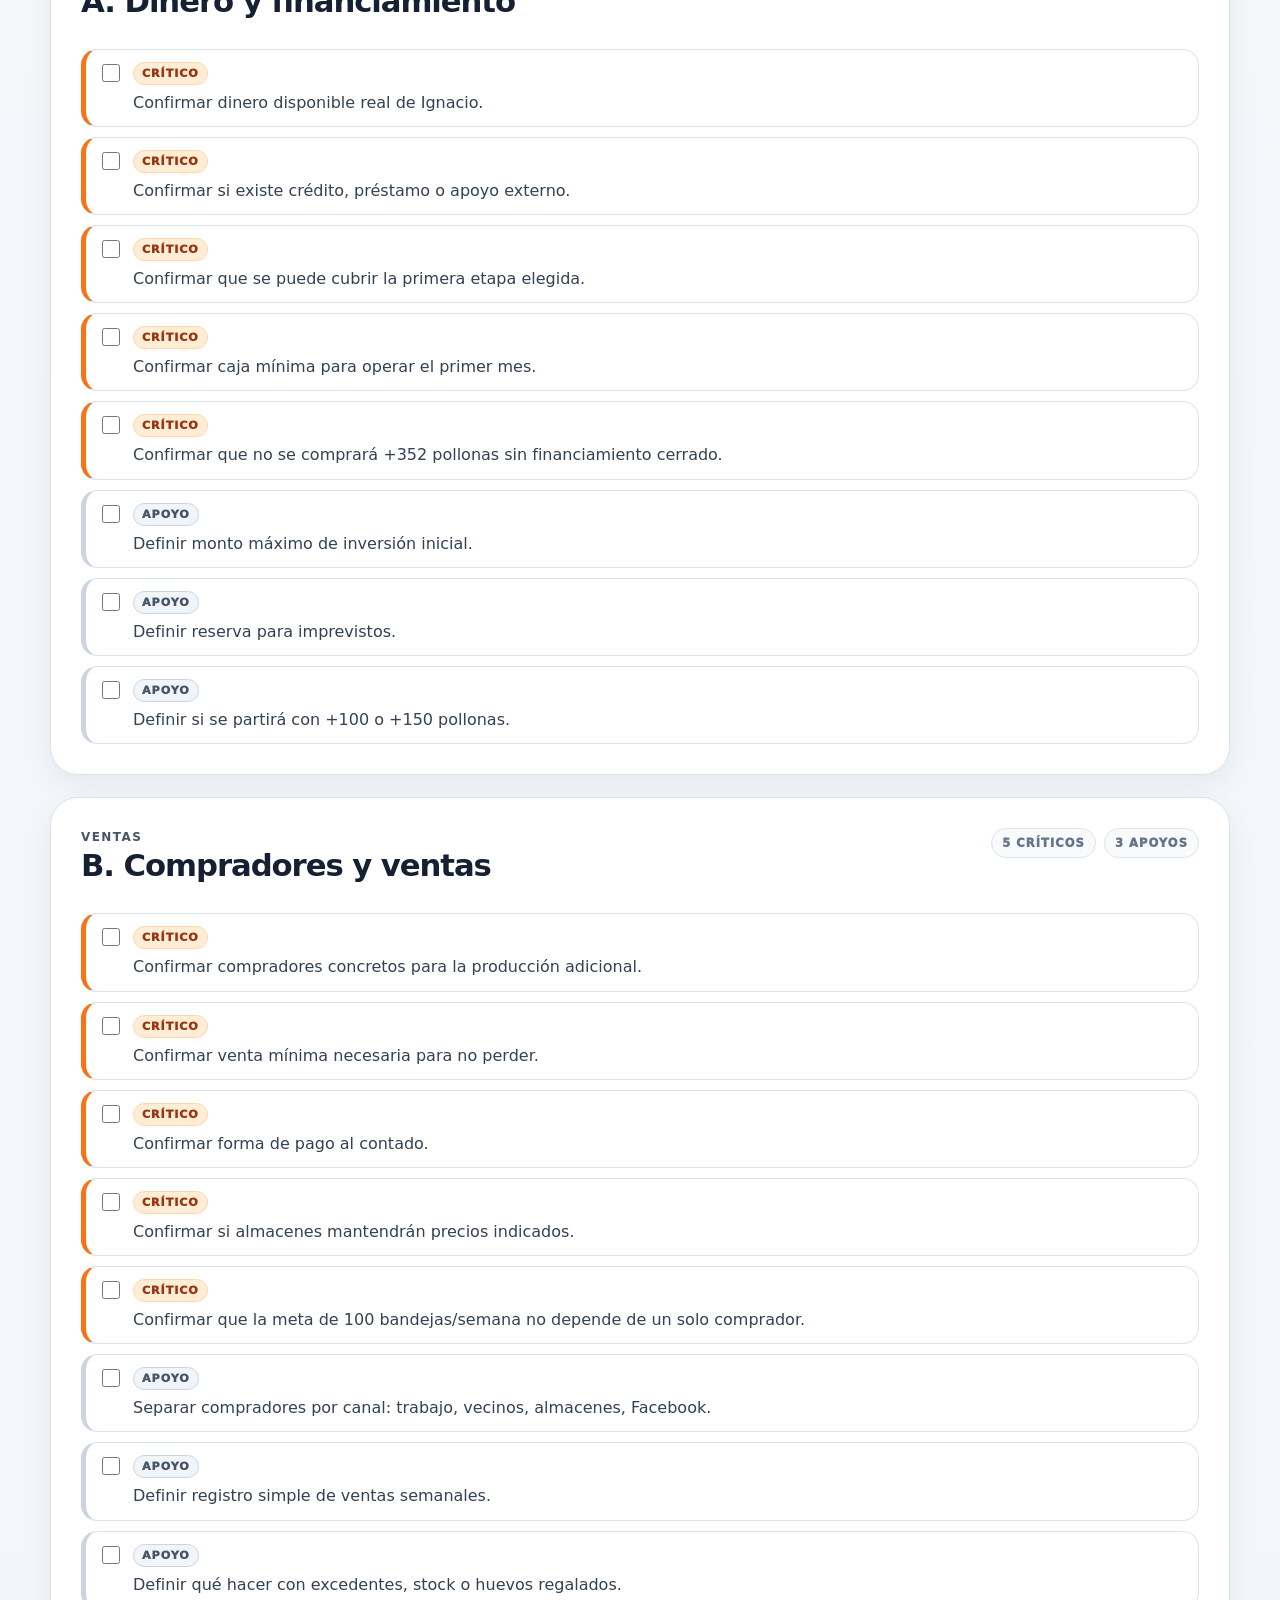
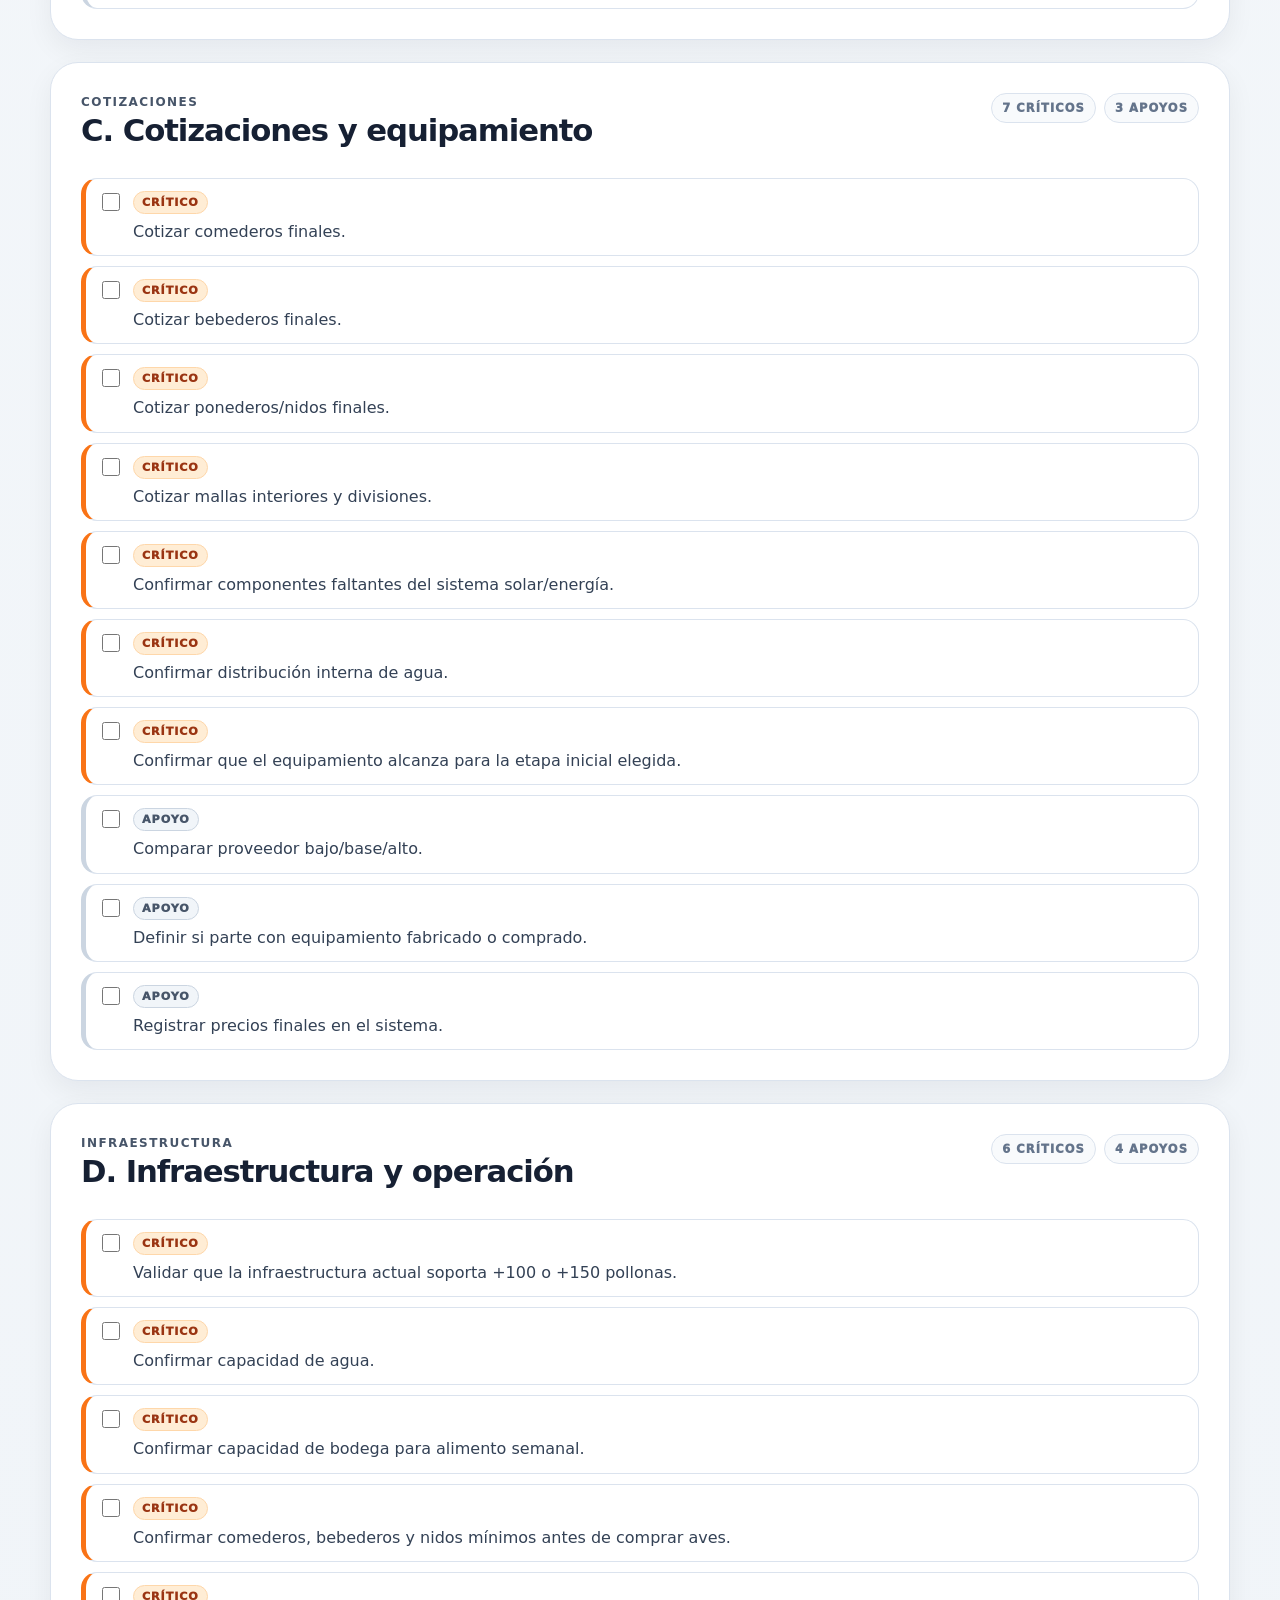
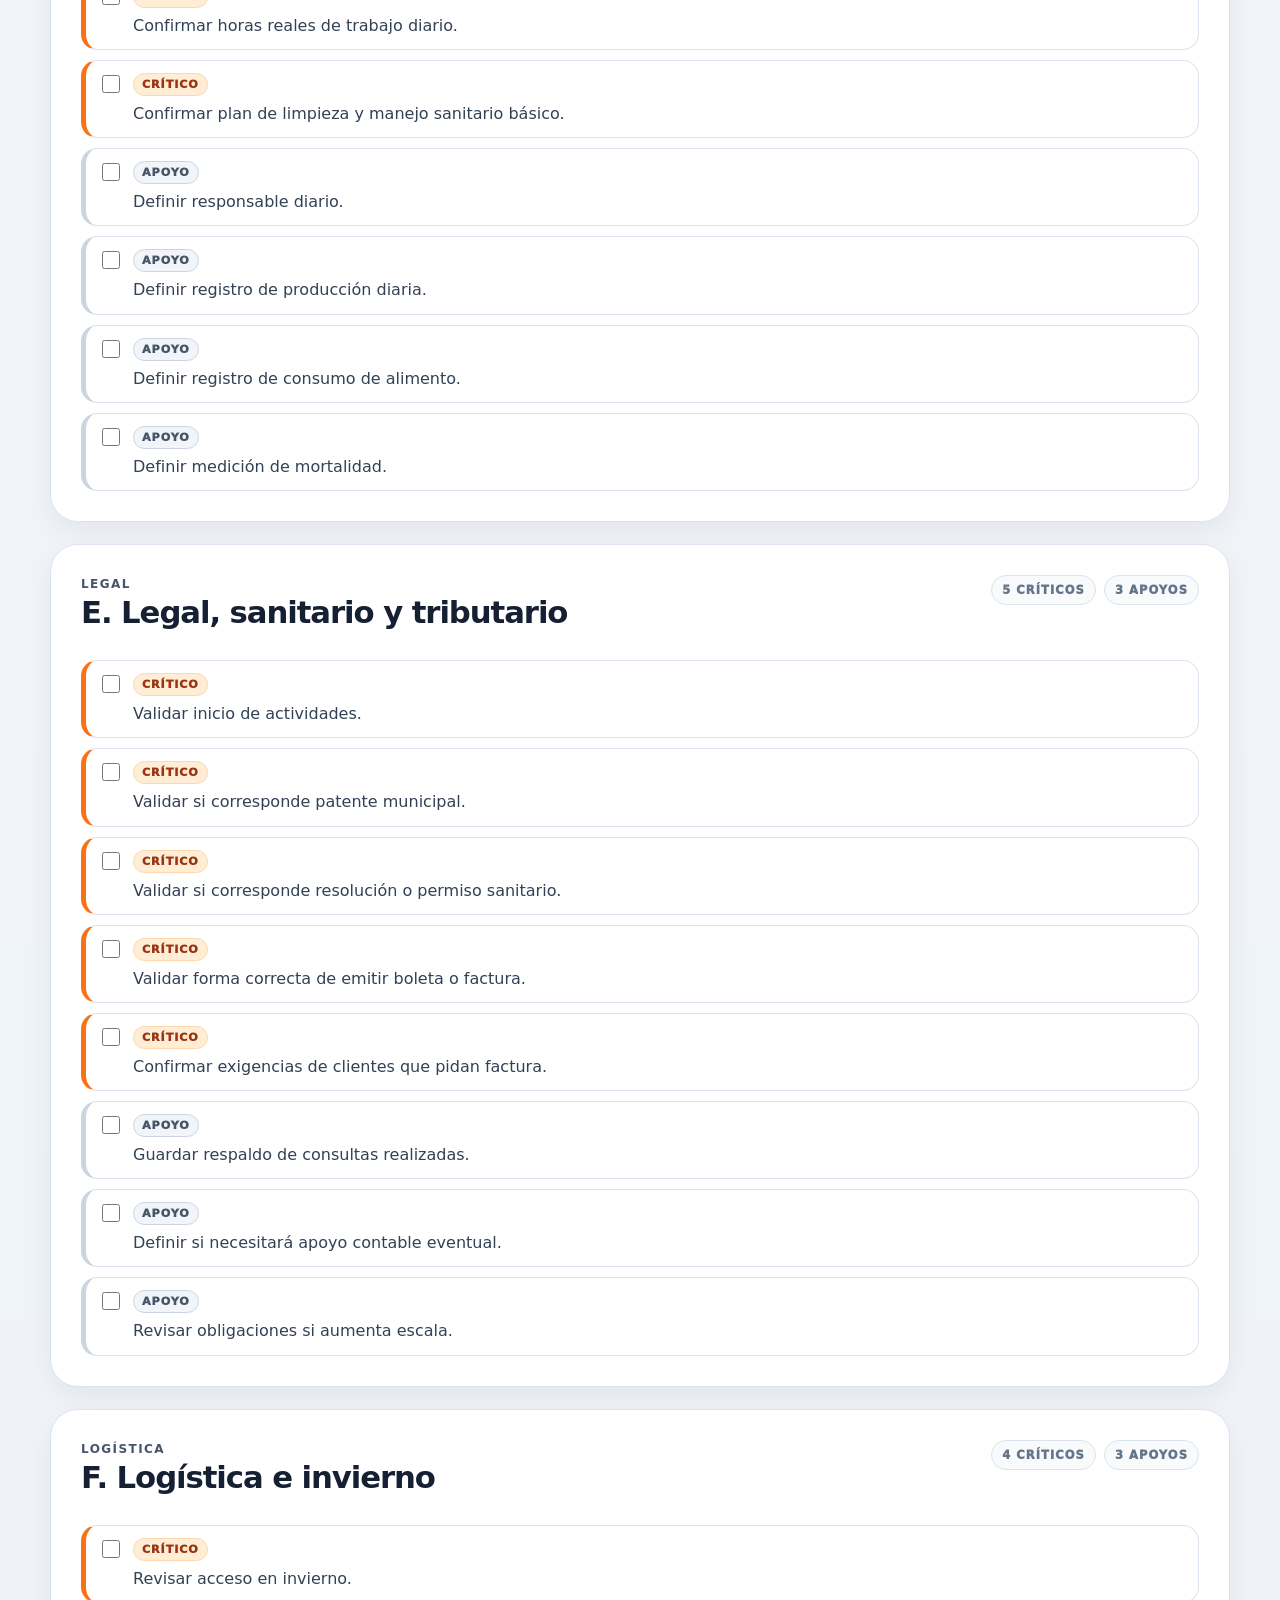
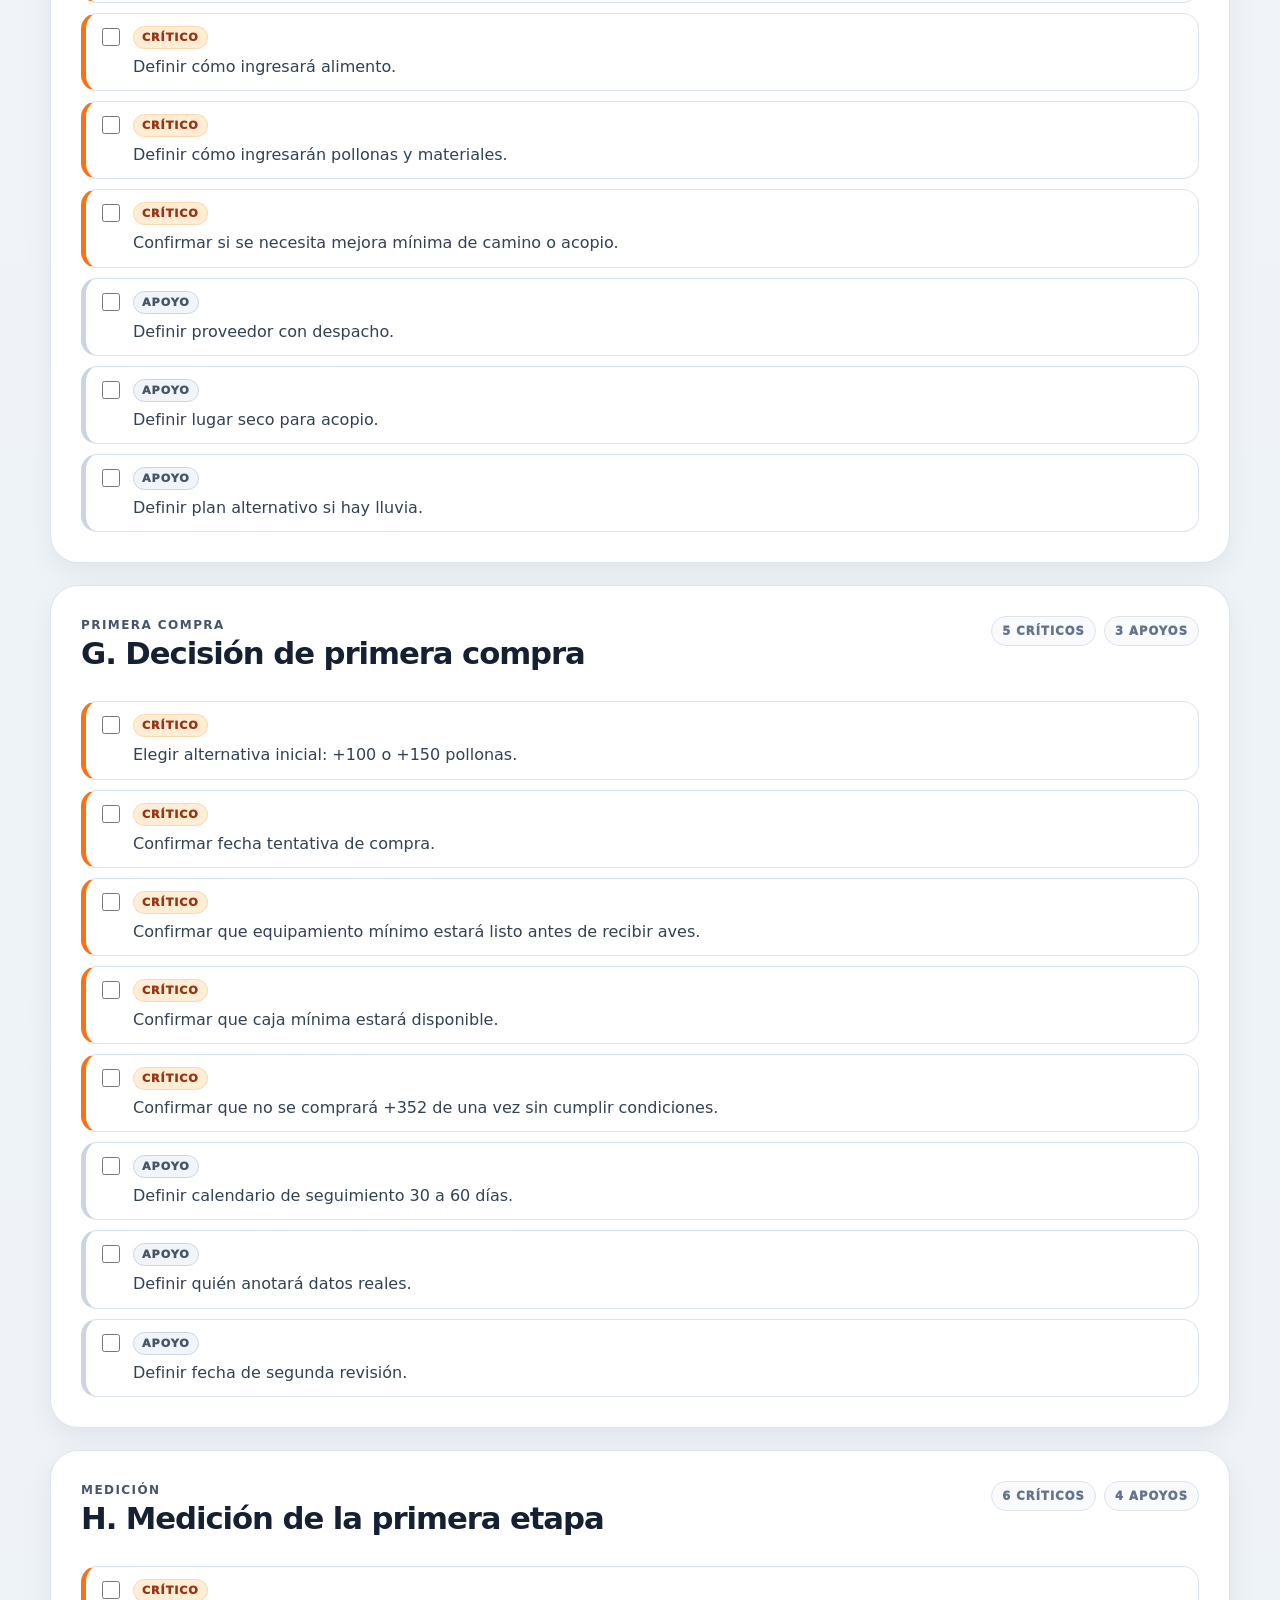
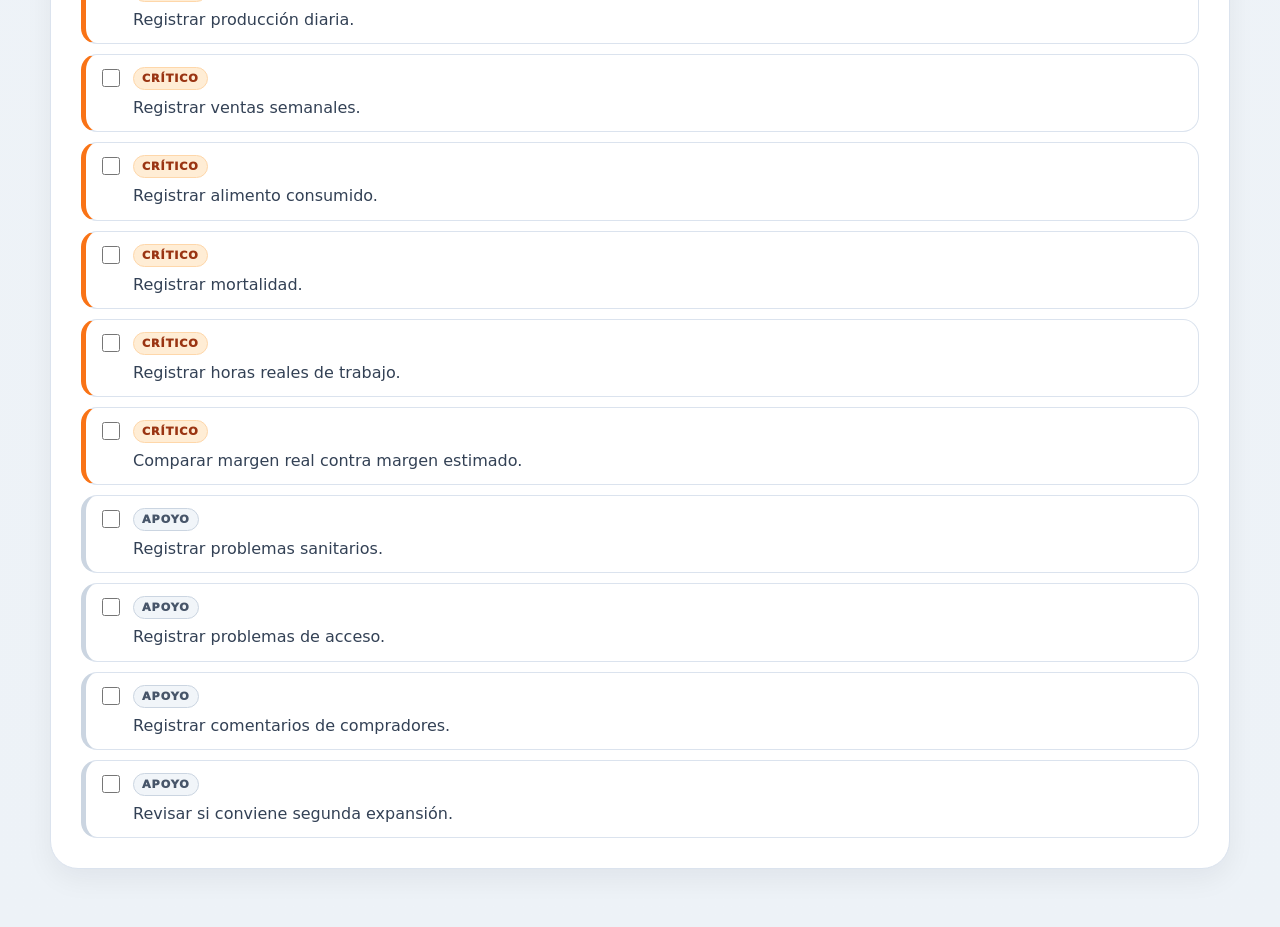
<file: dashboard/public/checklist-ignacio.html>
<!doctype html>
<html lang="es">
  <head>
    <meta charset="utf-8" />
    <meta name="viewport" content="width=device-width, initial-scale=1" />
    <title>Checklist interactivo de decisión Ignacio</title>
    <link rel="stylesheet" href="./styles.css" />
    <link rel="stylesheet" href="./informe-print.css" />
  </head>
  <body class="visual-body checklist-decision-body">
    <main class="visual-shell checklist-decision-shell">
      <header class="visual-header checklist-hero">
        <p class="eyebrow">Checklist de decisión · P50 · versión 2026-07-08</p>
        <h1>Checklist interactivo para decidir con Ignacio</h1>
        <p>Guía de reunión para marcar avances, revisar pendientes críticos y preparar una decisión responsable antes de comprar aves, construir o hacer inversión mayor.</p>
        <div class="visual-actions no-print">
          <a class="back-link" href="./index.html#informe-final">Volver al dashboard</a>
          <a class="visual-button" href="./informe-ignacio.html">Informe completo</a>
          <a class="visual-button" href="./resumen-ignacio.html">Resumen corto</a>
          <a class="visual-button" href="./anexo-calculos-ignacio.html">Anexo de cálculos</a>
          <button id="save-progress" class="print-button primary" type="button">Guardar avance</button>
          <button id="copy-pending" class="copy-button primary" type="button">Copiar resumen de pendientes</button>
          <button id="print-checklist" class="print-button" type="button">Imprimir / guardar como PDF</button>
          <button id="clear-checklist" class="visual-button danger" type="button">Limpiar checklist</button>
        </div>
        <p id="checklist-message" class="checklist-message" role="status" aria-live="polite"></p>
      </header>

      <section class="visual-section recommendation-card" aria-labelledby="recomendacion-vigente">
        <h2 id="recomendacion-vigente">Recomendación vigente</h2>
        <div class="recommendation-grid">
          <article><span>Principal</span><strong>Avanzar por etapas</strong></article>
          <article><span>Alternativa recomendada</span><strong>+150 pollonas</strong></article>
          <article><span>Alternativa conservadora</span><strong>+100 pollonas</strong></article>
          <article class="danger"><span>No hacer todavía</span><strong>No comprar +352 pollonas de una vez</strong></article>
          <article class="warning"><span>Estado general</span><strong>Analizar con cautela</strong></article>
        </div>
        <p class="visual-alert danger">Este checklist no aprueba compra de aves, construcción ni inversión mayor. La decisión final debe revisarla Ignacio con cotizaciones, compradores confirmados, dinero disponible y condiciones reales.</p>
      </section>

      <section class="decision-dashboard" aria-label="Panel de avance y decisión">
        <article id="decision-state-card" class="visual-section decision-state-card">
          <p class="eyebrow">Estado de decisión</p>
          <h2 id="decision-state">ANALIZAR CON CAUTELA</h2>
          <p id="decision-state-text">Todavía no conviene comprar aves, construir ni hacer inversión mayor. Faltan puntos críticos por confirmar.</p>
        </article>

        <article class="visual-section progress-card" aria-labelledby="avance-preparacion">
          <p class="eyebrow">Avance de preparación para decidir</p>
          <h2 id="avance-preparacion">Avance general: <span id="overall-percent">0%</span></h2>
          <div class="progress-row">
            <div class="progress-label"><span>Progreso general</span><strong id="overall-count">0 de 0</strong></div>
            <div class="progress-track" aria-hidden="true"><span id="overall-bar" style="width: 0%"></span></div>
          </div>
          <div class="progress-row critical-progress">
            <div class="progress-label"><span>Pendientes críticos cerrados</span><strong id="critical-count">0 de 0</strong></div>
            <div class="progress-track" aria-hidden="true"><span id="critical-bar" style="width: 0%"></span></div>
          </div>
          <div class="progress-stats">
            <span>Puntos completados: <strong id="completed-total">0 de 0</strong></span>
            <span>Pendientes críticos cerrados: <strong id="completed-critical">0 de 0</strong></span>
            <span>Apoyos completados: <strong id="completed-support">0 de 0</strong></span>
          </div>
        </article>
      </section>

      <section id="missing-green-card" class="visual-section missing-green-card" aria-labelledby="faltante-verde">
        <p class="eyebrow">Resumen dinámico</p>
        <h2 id="faltante-verde">Qué falta para pasar a verde</h2>
        <p id="missing-green-intro" class="missing-intro">Para pasar a verde todavía falta:</p>
        <div id="missing-critical-list" class="pending-list"></div>
        <div id="missing-support-wrap" class="support-pending-wrap">
          <h3>También quedan pendientes de apoyo</h3>
          <div id="missing-support-list" class="pending-list support"></div>
        </div>
      </section>

      <section class="visual-section privacy-note" aria-labelledby="privacidad-alcance">
        <h2 id="privacidad-alcance">Privacidad y alcance</h2>
        <p>Las marcas de este checklist se guardan solo en este navegador. No se envían a una base de datos. Si se abre desde otro celular o computador, puede aparecer vacío.</p>
        <ul>
          <li>No hay base de datos ni backend.</li>
          <li>Si se borra caché o datos del sitio, las marcas pueden desaparecer.</li>
          <li>Completar el checklist no aprueba automáticamente la inversión.</li>
          <li>La decisión final debe revisarla Ignacio con cotizaciones, compradores y dinero real.</li>
        </ul>
      </section>

      <section id="checklist-groups" class="checklist-decision-groups" aria-label="Checklist por grupo"></section>
    </main>

    <script id="checklist-data" type="application/json">
{
  "proyecto": "Evaluación avícola Ignacio - checklist de decisión",
  "fecha": "2026-07-08",
  "local_storage_key": "gallinero_ignacio_checklist_decision_v1",
  "estado_inicial": "ANALIZAR CON CAUTELA",
  "recomendacion_vigente": {
    "principal": "Avanzar por etapas.",
    "alternativa_recomendada": "+150 pollonas.",
    "alternativa_conservadora": "+100 pollonas.",
    "advertencia": "No comprar +352 pollonas de una vez todavía.",
    "estado_general": "analizar con cautela."
  },
  "limitaciones": [
    "El avance se guarda solo en este navegador.",
    "No hay base de datos ni backend.",
    "Si se borra caché o se cambia de dispositivo, las marcas pueden no estar.",
    "Completar el checklist no aprueba automáticamente la inversión.",
    "La decisión final debe revisarla Ignacio con cotizaciones, compradores y dinero real."
  ],
  "grupos": [
    {
      "id": "dinero-financiamiento",
      "short": "Dinero",
      "title": "A. Dinero y financiamiento",
      "items": [
        {
          "id": "chk-dinero-financiamiento-critico-1-confirmar-dinero-disponible-real-de-ignacio",
          "tipo": "critico",
          "texto": "Confirmar dinero disponible real de Ignacio.",
          "estado_inicial": false
        },
        {
          "id": "chk-dinero-financiamiento-critico-2-confirmar-si-existe-credito-prestamo-o-apoyo-externo",
          "tipo": "critico",
          "texto": "Confirmar si existe crédito, préstamo o apoyo externo.",
          "estado_inicial": false
        },
        {
          "id": "chk-dinero-financiamiento-critico-3-confirmar-que-se-puede-cubrir-la-primera-etapa-elegida",
          "tipo": "critico",
          "texto": "Confirmar que se puede cubrir la primera etapa elegida.",
          "estado_inicial": false
        },
        {
          "id": "chk-dinero-financiamiento-critico-4-confirmar-caja-minima-para-operar-el-primer-mes",
          "tipo": "critico",
          "texto": "Confirmar caja mínima para operar el primer mes.",
          "estado_inicial": false
        },
        {
          "id": "chk-dinero-financiamiento-critico-5-confirmar-que-no-se-comprara-352-pollonas-sin-financiamiento-cerrado",
          "tipo": "critico",
          "texto": "Confirmar que no se comprará +352 pollonas sin financiamiento cerrado.",
          "estado_inicial": false
        },
        {
          "id": "chk-dinero-financiamiento-apoyo-1-definir-monto-maximo-de-inversion-inicial",
          "tipo": "apoyo",
          "texto": "Definir monto máximo de inversión inicial.",
          "estado_inicial": false
        },
        {
          "id": "chk-dinero-financiamiento-apoyo-2-definir-reserva-para-imprevistos",
          "tipo": "apoyo",
          "texto": "Definir reserva para imprevistos.",
          "estado_inicial": false
        },
        {
          "id": "chk-dinero-financiamiento-apoyo-3-definir-si-se-partira-con-100-o-150-pollonas",
          "tipo": "apoyo",
          "texto": "Definir si se partirá con +100 o +150 pollonas.",
          "estado_inicial": false
        }
      ]
    },
    {
      "id": "compradores-ventas",
      "short": "Ventas",
      "title": "B. Compradores y ventas",
      "items": [
        {
          "id": "chk-compradores-ventas-critico-1-confirmar-compradores-concretos-para-la-produccion-adicional",
          "tipo": "critico",
          "texto": "Confirmar compradores concretos para la producción adicional.",
          "estado_inicial": false
        },
        {
          "id": "chk-compradores-ventas-critico-2-confirmar-venta-minima-necesaria-para-no-perder",
          "tipo": "critico",
          "texto": "Confirmar venta mínima necesaria para no perder.",
          "estado_inicial": false
        },
        {
          "id": "chk-compradores-ventas-critico-3-confirmar-forma-de-pago-al-contado",
          "tipo": "critico",
          "texto": "Confirmar forma de pago al contado.",
          "estado_inicial": false
        },
        {
          "id": "chk-compradores-ventas-critico-4-confirmar-si-almacenes-mantendran-precios-indicados",
          "tipo": "critico",
          "texto": "Confirmar si almacenes mantendrán precios indicados.",
          "estado_inicial": false
        },
        {
          "id": "chk-compradores-ventas-critico-5-confirmar-que-la-meta-de-100-bandejas-semana-no-depende-de-un-solo-compr",
          "tipo": "critico",
          "texto": "Confirmar que la meta de 100 bandejas/semana no depende de un solo comprador.",
          "estado_inicial": false
        },
        {
          "id": "chk-compradores-ventas-apoyo-1-separar-compradores-por-canal-trabajo-vecinos-almacenes-facebook",
          "tipo": "apoyo",
          "texto": "Separar compradores por canal: trabajo, vecinos, almacenes, Facebook.",
          "estado_inicial": false
        },
        {
          "id": "chk-compradores-ventas-apoyo-2-definir-registro-simple-de-ventas-semanales",
          "tipo": "apoyo",
          "texto": "Definir registro simple de ventas semanales.",
          "estado_inicial": false
        },
        {
          "id": "chk-compradores-ventas-apoyo-3-definir-que-hacer-con-excedentes-stock-o-huevos-regalados",
          "tipo": "apoyo",
          "texto": "Definir qué hacer con excedentes, stock o huevos regalados.",
          "estado_inicial": false
        }
      ]
    },
    {
      "id": "cotizaciones-equipamiento",
      "short": "Cotizaciones",
      "title": "C. Cotizaciones y equipamiento",
      "items": [
        {
          "id": "chk-cotizaciones-equipamiento-critico-1-cotizar-comederos-finales",
          "tipo": "critico",
          "texto": "Cotizar comederos finales.",
          "estado_inicial": false
        },
        {
          "id": "chk-cotizaciones-equipamiento-critico-2-cotizar-bebederos-finales",
          "tipo": "critico",
          "texto": "Cotizar bebederos finales.",
          "estado_inicial": false
        },
        {
          "id": "chk-cotizaciones-equipamiento-critico-3-cotizar-ponederos-nidos-finales",
          "tipo": "critico",
          "texto": "Cotizar ponederos/nidos finales.",
          "estado_inicial": false
        },
        {
          "id": "chk-cotizaciones-equipamiento-critico-4-cotizar-mallas-interiores-y-divisiones",
          "tipo": "critico",
          "texto": "Cotizar mallas interiores y divisiones.",
          "estado_inicial": false
        },
        {
          "id": "chk-cotizaciones-equipamiento-critico-5-confirmar-componentes-faltantes-del-sistema-solar-energia",
          "tipo": "critico",
          "texto": "Confirmar componentes faltantes del sistema solar/energía.",
          "estado_inicial": false
        },
        {
          "id": "chk-cotizaciones-equipamiento-critico-6-confirmar-distribucion-interna-de-agua",
          "tipo": "critico",
          "texto": "Confirmar distribución interna de agua.",
          "estado_inicial": false
        },
        {
          "id": "chk-cotizaciones-equipamiento-critico-7-confirmar-que-el-equipamiento-alcanza-para-la-etapa-inicial-elegida",
          "tipo": "critico",
          "texto": "Confirmar que el equipamiento alcanza para la etapa inicial elegida.",
          "estado_inicial": false
        },
        {
          "id": "chk-cotizaciones-equipamiento-apoyo-1-comparar-proveedor-bajo-base-alto",
          "tipo": "apoyo",
          "texto": "Comparar proveedor bajo/base/alto.",
          "estado_inicial": false
        },
        {
          "id": "chk-cotizaciones-equipamiento-apoyo-2-definir-si-parte-con-equipamiento-fabricado-o-comprado",
          "tipo": "apoyo",
          "texto": "Definir si parte con equipamiento fabricado o comprado.",
          "estado_inicial": false
        },
        {
          "id": "chk-cotizaciones-equipamiento-apoyo-3-registrar-precios-finales-en-el-sistema",
          "tipo": "apoyo",
          "texto": "Registrar precios finales en el sistema.",
          "estado_inicial": false
        }
      ]
    },
    {
      "id": "infraestructura-operacion",
      "short": "Infraestructura",
      "title": "D. Infraestructura y operación",
      "items": [
        {
          "id": "chk-infraestructura-operacion-critico-1-validar-que-la-infraestructura-actual-soporta-100-o-150-pollonas",
          "tipo": "critico",
          "texto": "Validar que la infraestructura actual soporta +100 o +150 pollonas.",
          "estado_inicial": false
        },
        {
          "id": "chk-infraestructura-operacion-critico-2-confirmar-capacidad-de-agua",
          "tipo": "critico",
          "texto": "Confirmar capacidad de agua.",
          "estado_inicial": false
        },
        {
          "id": "chk-infraestructura-operacion-critico-3-confirmar-capacidad-de-bodega-para-alimento-semanal",
          "tipo": "critico",
          "texto": "Confirmar capacidad de bodega para alimento semanal.",
          "estado_inicial": false
        },
        {
          "id": "chk-infraestructura-operacion-critico-4-confirmar-comederos-bebederos-y-nidos-minimos-antes-de-comprar-aves",
          "tipo": "critico",
          "texto": "Confirmar comederos, bebederos y nidos mínimos antes de comprar aves.",
          "estado_inicial": false
        },
        {
          "id": "chk-infraestructura-operacion-critico-5-confirmar-horas-reales-de-trabajo-diario",
          "tipo": "critico",
          "texto": "Confirmar horas reales de trabajo diario.",
          "estado_inicial": false
        },
        {
          "id": "chk-infraestructura-operacion-critico-6-confirmar-plan-de-limpieza-y-manejo-sanitario-basico",
          "tipo": "critico",
          "texto": "Confirmar plan de limpieza y manejo sanitario básico.",
          "estado_inicial": false
        },
        {
          "id": "chk-infraestructura-operacion-apoyo-1-definir-responsable-diario",
          "tipo": "apoyo",
          "texto": "Definir responsable diario.",
          "estado_inicial": false
        },
        {
          "id": "chk-infraestructura-operacion-apoyo-2-definir-registro-de-produccion-diaria",
          "tipo": "apoyo",
          "texto": "Definir registro de producción diaria.",
          "estado_inicial": false
        },
        {
          "id": "chk-infraestructura-operacion-apoyo-3-definir-registro-de-consumo-de-alimento",
          "tipo": "apoyo",
          "texto": "Definir registro de consumo de alimento.",
          "estado_inicial": false
        },
        {
          "id": "chk-infraestructura-operacion-apoyo-4-definir-medicion-de-mortalidad",
          "tipo": "apoyo",
          "texto": "Definir medición de mortalidad.",
          "estado_inicial": false
        }
      ]
    },
    {
      "id": "legal-sanitario-tributario",
      "short": "Legal",
      "title": "E. Legal, sanitario y tributario",
      "items": [
        {
          "id": "chk-legal-sanitario-tributario-critico-1-validar-inicio-de-actividades",
          "tipo": "critico",
          "texto": "Validar inicio de actividades.",
          "estado_inicial": false
        },
        {
          "id": "chk-legal-sanitario-tributario-critico-2-validar-si-corresponde-patente-municipal",
          "tipo": "critico",
          "texto": "Validar si corresponde patente municipal.",
          "estado_inicial": false
        },
        {
          "id": "chk-legal-sanitario-tributario-critico-3-validar-si-corresponde-resolucion-o-permiso-sanitario",
          "tipo": "critico",
          "texto": "Validar si corresponde resolución o permiso sanitario.",
          "estado_inicial": false
        },
        {
          "id": "chk-legal-sanitario-tributario-critico-4-validar-forma-correcta-de-emitir-boleta-o-factura",
          "tipo": "critico",
          "texto": "Validar forma correcta de emitir boleta o factura.",
          "estado_inicial": false
        },
        {
          "id": "chk-legal-sanitario-tributario-critico-5-confirmar-exigencias-de-clientes-que-pidan-factura",
          "tipo": "critico",
          "texto": "Confirmar exigencias de clientes que pidan factura.",
          "estado_inicial": false
        },
        {
          "id": "chk-legal-sanitario-tributario-apoyo-1-guardar-respaldo-de-consultas-realizadas",
          "tipo": "apoyo",
          "texto": "Guardar respaldo de consultas realizadas.",
          "estado_inicial": false
        },
        {
          "id": "chk-legal-sanitario-tributario-apoyo-2-definir-si-necesitara-apoyo-contable-eventual",
          "tipo": "apoyo",
          "texto": "Definir si necesitará apoyo contable eventual.",
          "estado_inicial": false
        },
        {
          "id": "chk-legal-sanitario-tributario-apoyo-3-revisar-obligaciones-si-aumenta-escala",
          "tipo": "apoyo",
          "texto": "Revisar obligaciones si aumenta escala.",
          "estado_inicial": false
        }
      ]
    },
    {
      "id": "logistica-invierno",
      "short": "Logística",
      "title": "F. Logística e invierno",
      "items": [
        {
          "id": "chk-logistica-invierno-critico-1-revisar-acceso-en-invierno",
          "tipo": "critico",
          "texto": "Revisar acceso en invierno.",
          "estado_inicial": false
        },
        {
          "id": "chk-logistica-invierno-critico-2-definir-como-ingresara-alimento",
          "tipo": "critico",
          "texto": "Definir cómo ingresará alimento.",
          "estado_inicial": false
        },
        {
          "id": "chk-logistica-invierno-critico-3-definir-como-ingresaran-pollonas-y-materiales",
          "tipo": "critico",
          "texto": "Definir cómo ingresarán pollonas y materiales.",
          "estado_inicial": false
        },
        {
          "id": "chk-logistica-invierno-critico-4-confirmar-si-se-necesita-mejora-minima-de-camino-o-acopio",
          "tipo": "critico",
          "texto": "Confirmar si se necesita mejora mínima de camino o acopio.",
          "estado_inicial": false
        },
        {
          "id": "chk-logistica-invierno-apoyo-1-definir-proveedor-con-despacho",
          "tipo": "apoyo",
          "texto": "Definir proveedor con despacho.",
          "estado_inicial": false
        },
        {
          "id": "chk-logistica-invierno-apoyo-2-definir-lugar-seco-para-acopio",
          "tipo": "apoyo",
          "texto": "Definir lugar seco para acopio.",
          "estado_inicial": false
        },
        {
          "id": "chk-logistica-invierno-apoyo-3-definir-plan-alternativo-si-hay-lluvia",
          "tipo": "apoyo",
          "texto": "Definir plan alternativo si hay lluvia.",
          "estado_inicial": false
        }
      ]
    },
    {
      "id": "decision-primera-compra",
      "short": "Primera compra",
      "title": "G. Decisión de primera compra",
      "items": [
        {
          "id": "chk-decision-primera-compra-critico-1-elegir-alternativa-inicial-100-o-150-pollonas",
          "tipo": "critico",
          "texto": "Elegir alternativa inicial: +100 o +150 pollonas.",
          "estado_inicial": false
        },
        {
          "id": "chk-decision-primera-compra-critico-2-confirmar-fecha-tentativa-de-compra",
          "tipo": "critico",
          "texto": "Confirmar fecha tentativa de compra.",
          "estado_inicial": false
        },
        {
          "id": "chk-decision-primera-compra-critico-3-confirmar-que-equipamiento-minimo-estara-listo-antes-de-recibir-aves",
          "tipo": "critico",
          "texto": "Confirmar que equipamiento mínimo estará listo antes de recibir aves.",
          "estado_inicial": false
        },
        {
          "id": "chk-decision-primera-compra-critico-4-confirmar-que-caja-minima-estara-disponible",
          "tipo": "critico",
          "texto": "Confirmar que caja mínima estará disponible.",
          "estado_inicial": false
        },
        {
          "id": "chk-decision-primera-compra-critico-5-confirmar-que-no-se-comprara-352-de-una-vez-sin-cumplir-condiciones",
          "tipo": "critico",
          "texto": "Confirmar que no se comprará +352 de una vez sin cumplir condiciones.",
          "estado_inicial": false
        },
        {
          "id": "chk-decision-primera-compra-apoyo-1-definir-calendario-de-seguimiento-30-a-60-dias",
          "tipo": "apoyo",
          "texto": "Definir calendario de seguimiento 30 a 60 días.",
          "estado_inicial": false
        },
        {
          "id": "chk-decision-primera-compra-apoyo-2-definir-quien-anotara-datos-reales",
          "tipo": "apoyo",
          "texto": "Definir quién anotará datos reales.",
          "estado_inicial": false
        },
        {
          "id": "chk-decision-primera-compra-apoyo-3-definir-fecha-de-segunda-revision",
          "tipo": "apoyo",
          "texto": "Definir fecha de segunda revisión.",
          "estado_inicial": false
        }
      ]
    },
    {
      "id": "medicion-primera-etapa",
      "short": "Medición",
      "title": "H. Medición de la primera etapa",
      "items": [
        {
          "id": "chk-medicion-primera-etapa-critico-1-registrar-produccion-diaria",
          "tipo": "critico",
          "texto": "Registrar producción diaria.",
          "estado_inicial": false
        },
        {
          "id": "chk-medicion-primera-etapa-critico-2-registrar-ventas-semanales",
          "tipo": "critico",
          "texto": "Registrar ventas semanales.",
          "estado_inicial": false
        },
        {
          "id": "chk-medicion-primera-etapa-critico-3-registrar-alimento-consumido",
          "tipo": "critico",
          "texto": "Registrar alimento consumido.",
          "estado_inicial": false
        },
        {
          "id": "chk-medicion-primera-etapa-critico-4-registrar-mortalidad",
          "tipo": "critico",
          "texto": "Registrar mortalidad.",
          "estado_inicial": false
        },
        {
          "id": "chk-medicion-primera-etapa-critico-5-registrar-horas-reales-de-trabajo",
          "tipo": "critico",
          "texto": "Registrar horas reales de trabajo.",
          "estado_inicial": false
        },
        {
          "id": "chk-medicion-primera-etapa-critico-6-comparar-margen-real-contra-margen-estimado",
          "tipo": "critico",
          "texto": "Comparar margen real contra margen estimado.",
          "estado_inicial": false
        },
        {
          "id": "chk-medicion-primera-etapa-apoyo-1-registrar-problemas-sanitarios",
          "tipo": "apoyo",
          "texto": "Registrar problemas sanitarios.",
          "estado_inicial": false
        },
        {
          "id": "chk-medicion-primera-etapa-apoyo-2-registrar-problemas-de-acceso",
          "tipo": "apoyo",
          "texto": "Registrar problemas de acceso.",
          "estado_inicial": false
        },
        {
          "id": "chk-medicion-primera-etapa-apoyo-3-registrar-comentarios-de-compradores",
          "tipo": "apoyo",
          "texto": "Registrar comentarios de compradores.",
          "estado_inicial": false
        },
        {
          "id": "chk-medicion-primera-etapa-apoyo-4-revisar-si-conviene-segunda-expansion",
          "tipo": "apoyo",
          "texto": "Revisar si conviene segunda expansión.",
          "estado_inicial": false
        }
      ]
    }
  ]
}
    </script>
    <script>
      (() => {
        'use strict';

        const STORAGE_KEY = 'gallinero_ignacio_checklist_decision_v1';
        const data = JSON.parse(document.getElementById('checklist-data').textContent);
        const groups = data.grupos || [];
        const allItems = groups.flatMap((group) => group.items.map((item) => ({ ...item, groupTitle: group.title, groupShort: group.short })));

        const nodes = {
          groups: document.getElementById('checklist-groups'),
          message: document.getElementById('checklist-message'),
          decisionCard: document.getElementById('decision-state-card'),
          decisionState: document.getElementById('decision-state'),
          decisionText: document.getElementById('decision-state-text'),
          overallPercent: document.getElementById('overall-percent'),
          overallCount: document.getElementById('overall-count'),
          overallBar: document.getElementById('overall-bar'),
          criticalCount: document.getElementById('critical-count'),
          criticalBar: document.getElementById('critical-bar'),
          completedTotal: document.getElementById('completed-total'),
          completedCritical: document.getElementById('completed-critical'),
          completedSupport: document.getElementById('completed-support'),
          missingIntro: document.getElementById('missing-green-intro'),
          missingCriticalList: document.getElementById('missing-critical-list'),
          missingSupportWrap: document.getElementById('missing-support-wrap'),
          missingSupportList: document.getElementById('missing-support-list'),
          save: document.getElementById('save-progress'),
          clear: document.getElementById('clear-checklist'),
          print: document.getElementById('print-checklist'),
          copy: document.getElementById('copy-pending'),
        };

        function escapeHtml(value) {
          return String(value)
            .replace(/&/g, '&amp;')
            .replace(/</g, '&lt;')
            .replace(/>/g, '&gt;')
            .replace(/"/g, '&quot;')
            .replace(/'/g, '&#39;');
        }

        function readState() {
          try {
            return JSON.parse(localStorage.getItem(STORAGE_KEY) || '{}');
          } catch (error) {
            console.warn('No se pudo leer el checklist guardado:', error);
            return {};
          }
        }

        function writeState(state) {
          localStorage.setItem(STORAGE_KEY, JSON.stringify(state));
        }

        function collectState() {
          return Object.fromEntries(
            allItems.map((item) => [item.id, Boolean(document.getElementById(item.id)?.checked)])
          );
        }

        function percent(done, total) {
          return total ? Math.round((done / total) * 100) : 0;
        }

        function setMessage(text) {
          nodes.message.textContent = text;
          if (!text) return;
          window.clearTimeout(setMessage.timer);
          setMessage.timer = window.setTimeout(() => {
            nodes.message.textContent = '';
          }, 3200);
        }

        function renderChecklist(savedState) {
          nodes.groups.innerHTML = groups.map((group) => {
            const criticalTotal = group.items.filter((item) => item.tipo === 'critico').length;
            const supportTotal = group.items.filter((item) => item.tipo === 'apoyo').length;
            const items = group.items.map((item) => {
              const checked = Boolean(savedState[item.id]);
              const typeLabel = item.tipo === 'critico' ? 'CRÍTICO' : 'APOYO';
              return `
                <label class="check-item decision-check-item ${item.tipo}" for="${escapeHtml(item.id)}">
                  <input id="${escapeHtml(item.id)}" type="checkbox" data-kind="${escapeHtml(item.tipo)}" data-group="${escapeHtml(group.short)}" ${checked ? 'checked' : ''} />
                  <span class="check-item-main">
                    <span class="check-item-meta"><strong class="type-badge ${item.tipo}">${typeLabel}</strong></span>
                    <span class="check-item-text">${escapeHtml(item.texto)}</span>
                  </span>
                </label>
              `;
            }).join('');

            return `
              <section class="visual-section checklist-decision-group" aria-labelledby="${escapeHtml(group.id)}-title">
                <div class="group-head">
                  <div>
                    <p class="eyebrow">${escapeHtml(group.short)}</p>
                    <h2 id="${escapeHtml(group.id)}-title">${escapeHtml(group.title)}</h2>
                  </div>
                  <div class="group-counts">
                    <span>${criticalTotal} críticos</span>
                    <span>${supportTotal} apoyos</span>
                  </div>
                </div>
                <div class="checklist-group">${items}</div>
              </section>
            `;
          }).join('');
        }

        function getSummary() {
          const state = collectState();
          const completed = allItems.filter((item) => state[item.id]);
          const critical = allItems.filter((item) => item.tipo === 'critico');
          const support = allItems.filter((item) => item.tipo === 'apoyo');
          const completedCritical = critical.filter((item) => state[item.id]);
          const completedSupport = support.filter((item) => state[item.id]);
          const pendingCritical = critical.filter((item) => !state[item.id]);
          const pendingSupport = support.filter((item) => !state[item.id]);
          const overallPercent = percent(completed.length, allItems.length);
          const criticalPercent = percent(completedCritical.length, critical.length);

          let stateLabel = 'ANALIZAR CON CAUTELA';
          let stateText = 'Todavía no conviene comprar aves, construir ni hacer inversión mayor. Faltan puntos críticos por confirmar.';
          let stateClass = 'caution';

          if (pendingCritical.length === 0 && pendingSupport.length > 0) {
            stateLabel = 'CASI LISTO PARA DECIDIR';
            stateText = 'Los puntos críticos están completos, pero conviene revisar los pendientes de apoyo antes de ejecutar.';
            stateClass = 'almost';
          }

          if (pendingCritical.length === 0 && pendingSupport.length === 0) {
            stateLabel = 'LISTO PARA REVISIÓN FINAL';
            stateText = 'El checklist está completo. Aun así, la decisión final debe aprobarla Ignacio revisando cotizaciones, dinero disponible y condiciones reales.';
            stateClass = 'final-review';
          }

          return {
            state,
            completed,
            critical,
            support,
            completedCritical,
            completedSupport,
            pendingCritical,
            pendingSupport,
            overallPercent,
            criticalPercent,
            stateLabel,
            stateText,
            stateClass,
          };
        }

        function renderPendingList(container, items) {
          if (!items.length) {
            container.innerHTML = '<p class="empty-pending">Sin pendientes.</p>';
            return;
          }
          const byGroup = items.reduce((acc, item) => {
            if (!acc[item.groupShort]) acc[item.groupShort] = [];
            acc[item.groupShort].push(item);
            return acc;
          }, {});
          container.innerHTML = Object.entries(byGroup).map(([group, groupItems]) => `
            <article class="pending-group">
              <h3>${escapeHtml(group)}</h3>
              <ul>${groupItems.map((item) => `<li>${escapeHtml(item.texto)}</li>`).join('')}</ul>
            </article>
          `).join('');
        }

        function updateSummary() {
          const summary = getSummary();
          writeState(summary.state);

          nodes.decisionCard.classList.remove('caution', 'almost', 'final-review');
          nodes.decisionCard.classList.add(summary.stateClass);
          nodes.decisionState.textContent = summary.stateLabel;
          nodes.decisionText.textContent = summary.stateText;

          nodes.overallPercent.textContent = `${summary.overallPercent}%`;
          nodes.overallCount.textContent = `${summary.completed.length} de ${allItems.length}`;
          nodes.overallBar.style.width = `${summary.overallPercent}%`;
          nodes.criticalCount.textContent = `${summary.completedCritical.length} de ${summary.critical.length}`;
          nodes.criticalBar.style.width = `${summary.criticalPercent}%`;
          nodes.completedTotal.textContent = `${summary.completed.length} de ${allItems.length}`;
          nodes.completedCritical.textContent = `${summary.completedCritical.length} de ${summary.critical.length}`;
          nodes.completedSupport.textContent = `${summary.completedSupport.length} de ${summary.support.length}`;

          if (summary.pendingCritical.length > 0) {
            nodes.missingIntro.textContent = `Todavía no está listo para pasar a verde. Faltan ${summary.pendingCritical.length} puntos críticos. Para pasar a verde todavía falta:`;
          } else if (summary.pendingSupport.length > 0) {
            nodes.missingIntro.textContent = 'Los pendientes críticos están completos. Antes de ejecutar, revisar pendientes de apoyo y confirmar decisión final con Ignacio. El proyecto puede pasar a revisión final, pero todavía no significa inversión aprobada.';
          } else {
            nodes.missingIntro.textContent = 'Checklist completo. Reunir cotizaciones, respaldos y decisión final de Ignacio antes de ejecutar.';
          }

          renderPendingList(nodes.missingCriticalList, summary.pendingCritical);
          nodes.missingSupportWrap.hidden = summary.pendingSupport.length === 0;
          renderPendingList(nodes.missingSupportList, summary.pendingSupport);
        }

        function buildClipboardText() {
          const summary = getSummary();
          const criticalLines = summary.pendingCritical.length
            ? summary.pendingCritical.map((item) => `- ${item.groupShort}: ${item.texto}`).join('\n')
            : '- Sin pendientes críticos.';
          const supportLines = summary.pendingSupport.length
            ? summary.pendingSupport.map((item) => `- ${item.groupShort}: ${item.texto}`).join('\n')
            : '- Sin pendientes de apoyo.';

          return `Evaluación avícola Ignacio - checklist de decisión

Estado: ${summary.stateLabel}
Avance general: ${summary.overallPercent}%
Puntos completados: ${summary.completed.length} de ${allItems.length}
Críticos completados: ${summary.completedCritical.length} de ${summary.critical.length}
Apoyos completados: ${summary.completedSupport.length} de ${summary.support.length}

Pendientes críticos:
${criticalLines}

Pendientes de apoyo:
${supportLines}

Recomendación vigente:
Avanzar por etapas. Alternativa recomendada +150 pollonas. Alternativa conservadora +100 pollonas. No comprar +352 pollonas de una vez sin financiamiento cerrado, equipamiento listo y venta confirmada.

Importante: completar el checklist no aprueba compra de aves, construcción ni inversión mayor. La decisión final debe revisarla Ignacio.`;
        }

        async function copyText(text) {
          if (navigator.clipboard?.writeText) {
            await navigator.clipboard.writeText(text);
            return;
          }
          const textarea = document.createElement('textarea');
          textarea.value = text;
          textarea.setAttribute('readonly', '');
          textarea.style.position = 'fixed';
          textarea.style.left = '-9999px';
          document.body.appendChild(textarea);
          textarea.select();
          const ok = document.execCommand('copy');
          textarea.remove();
          if (!ok) throw new Error('No se pudo copiar con el método alternativo.');
        }

        function bindEvents() {
          nodes.groups.addEventListener('change', (event) => {
            if (event.target.matches('input[type="checkbox"]')) {
              updateSummary();
            }
          });

          nodes.save.addEventListener('click', () => {
            writeState(collectState());
            setMessage('avance guardado en este navegador');
          });

          nodes.clear.addEventListener('click', () => {
            const confirmed = window.confirm('Esto borrará las marcas guardadas en este navegador. ¿Continuar?');
            if (!confirmed) return;
            localStorage.removeItem(STORAGE_KEY);
            document.querySelectorAll('.decision-check-item input[type="checkbox"]').forEach((input) => {
              input.checked = false;
            });
            updateSummary();
            setMessage('Checklist limpio en este navegador.');
          });

          nodes.print.addEventListener('click', () => window.print());

          nodes.copy.addEventListener('click', async () => {
            try {
              await copyText(buildClipboardText());
              setMessage('Resumen de pendientes copiado al portapapeles.');
            } catch (error) {
              console.error(error);
              setMessage('No se pudo copiar automáticamente. Selecciona el resumen desde la página impresa o intenta otra vez.');
            }
          });
        }

        renderChecklist(readState());
        bindEvents();
        updateSummary();
      })();
    </script>
  </body>
</html>
</file>
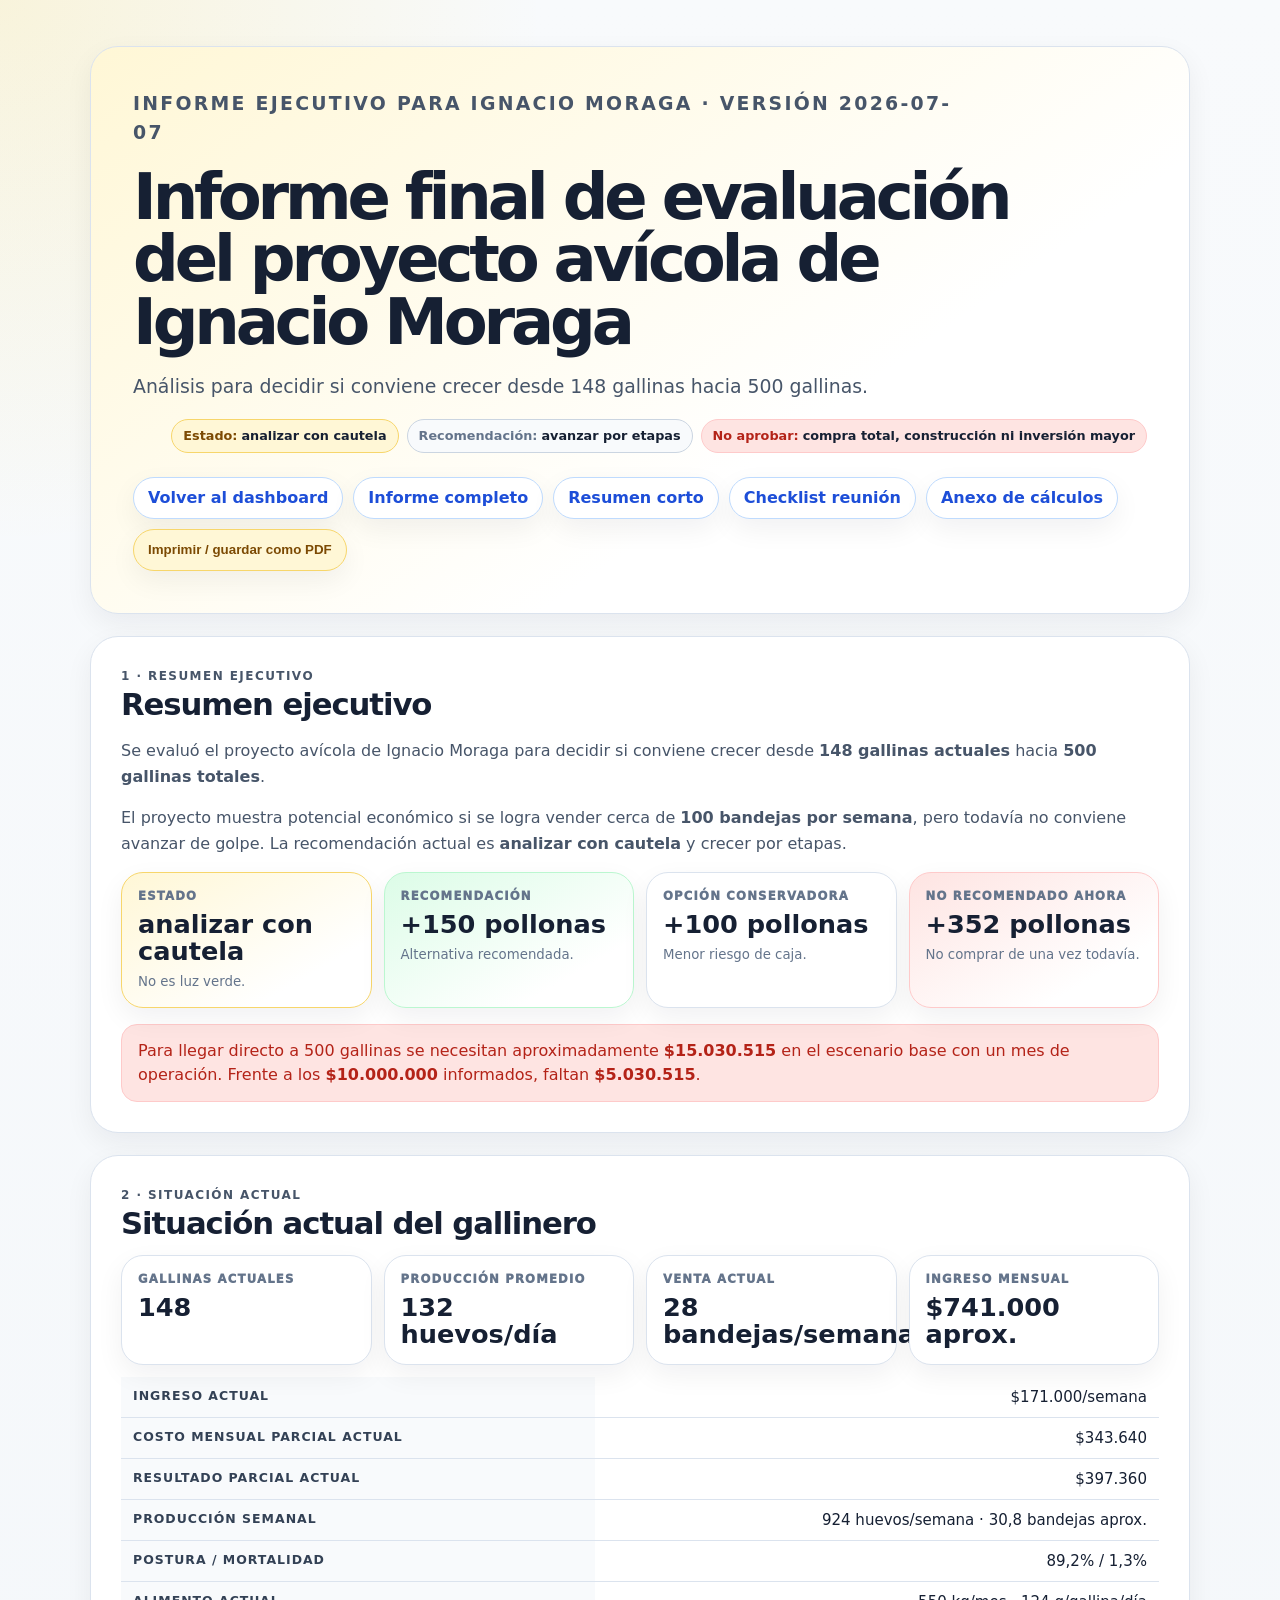
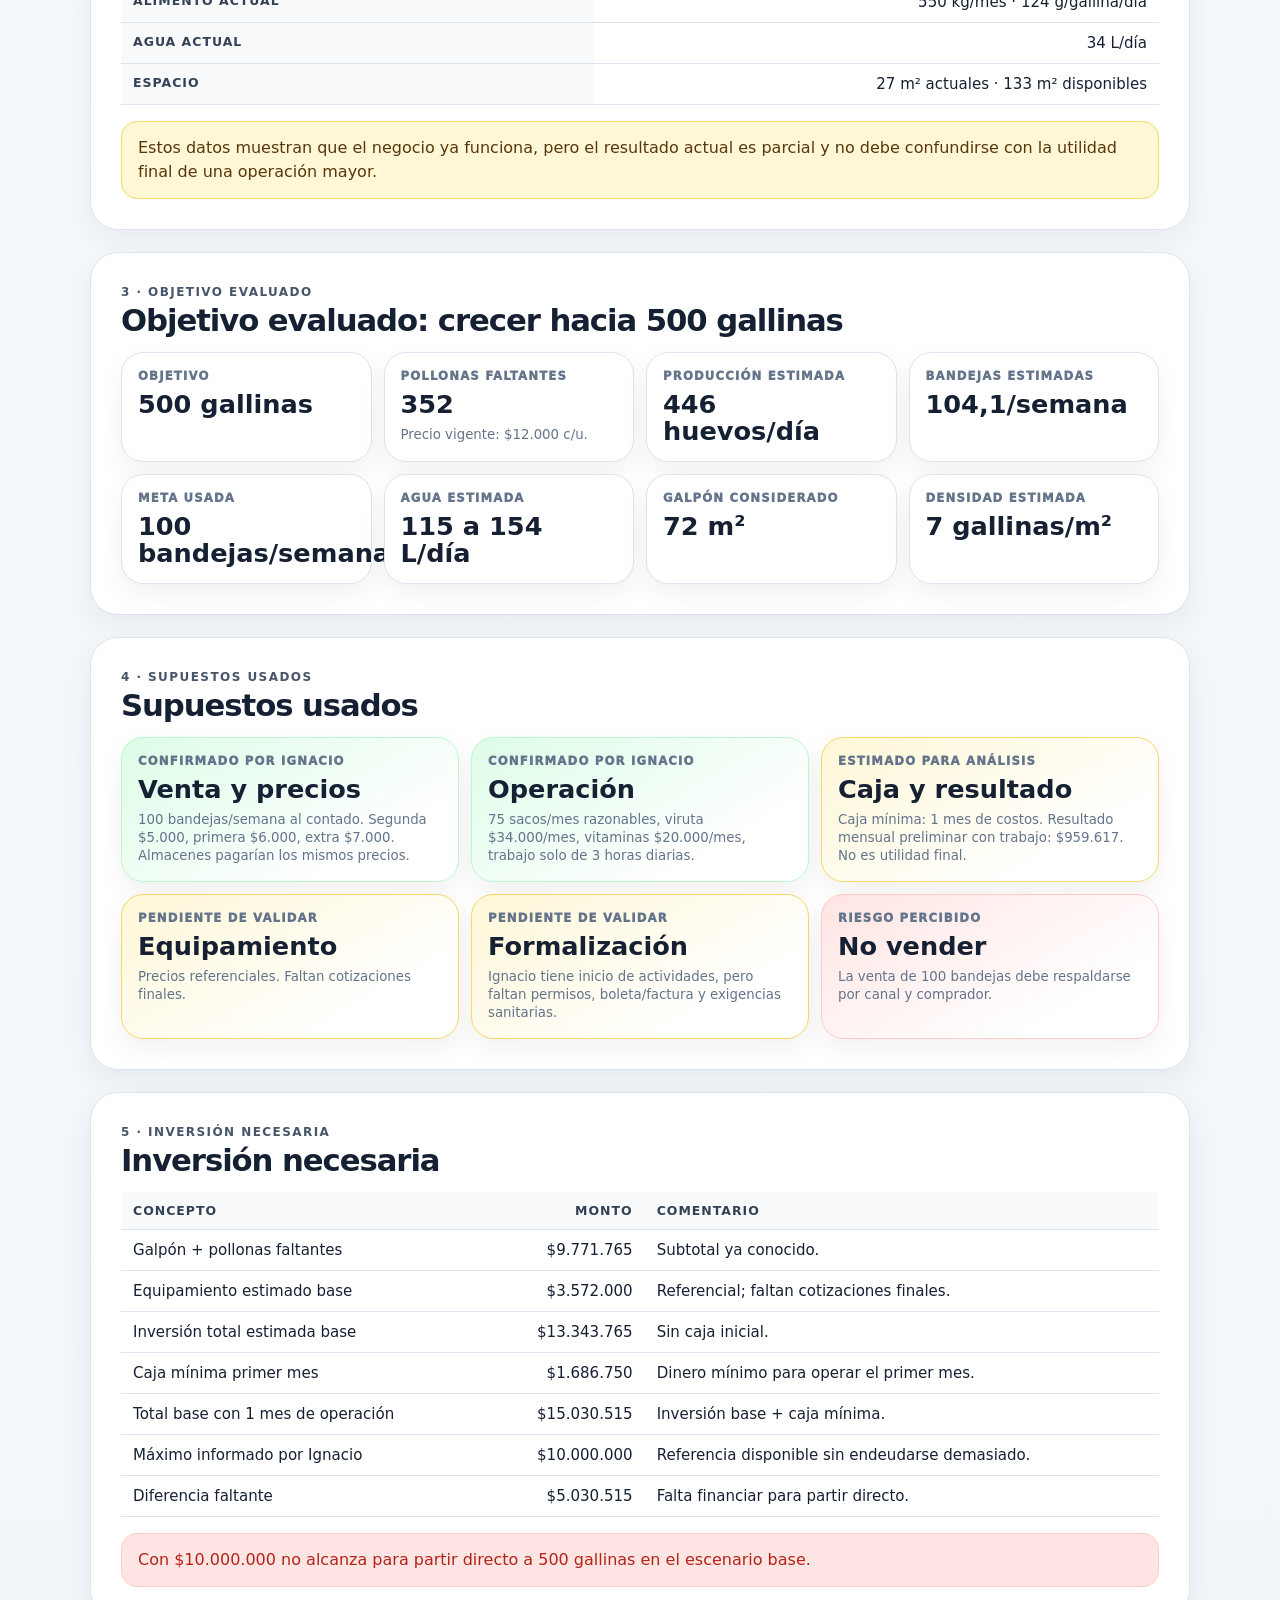
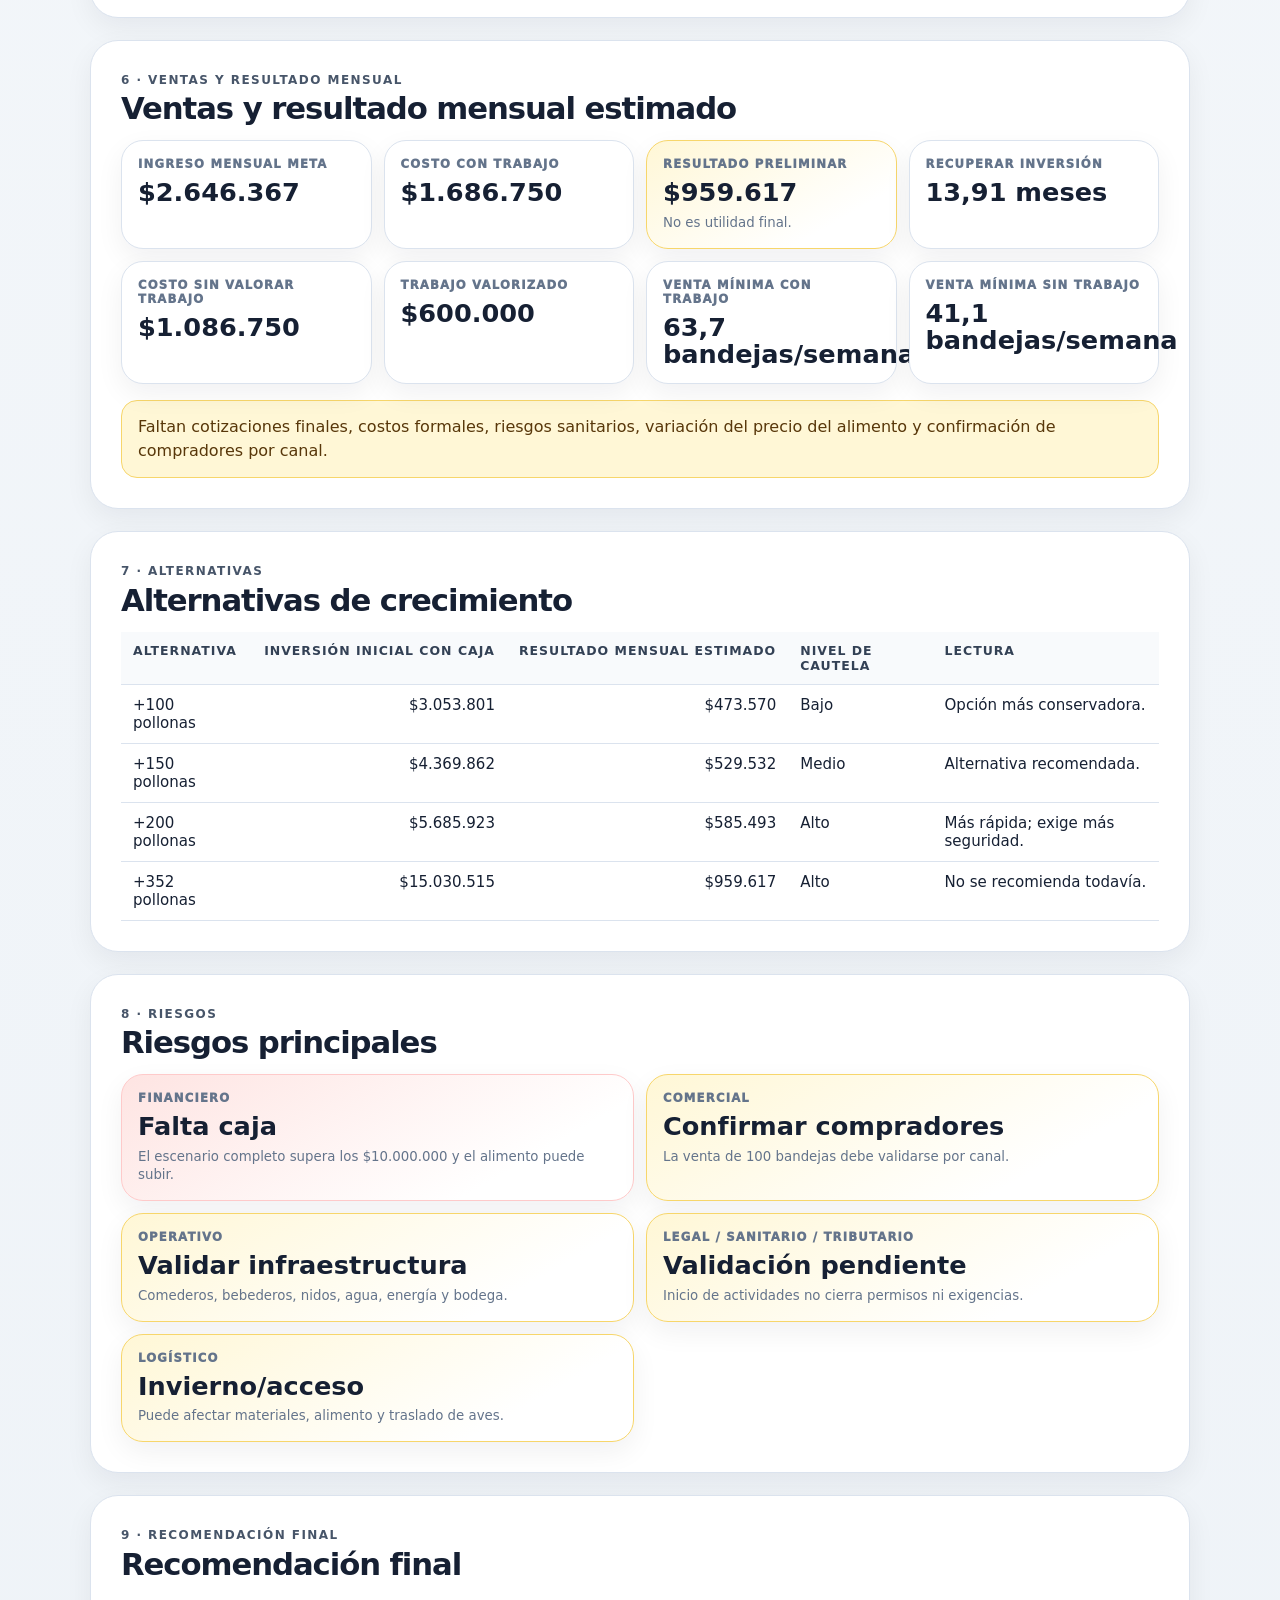
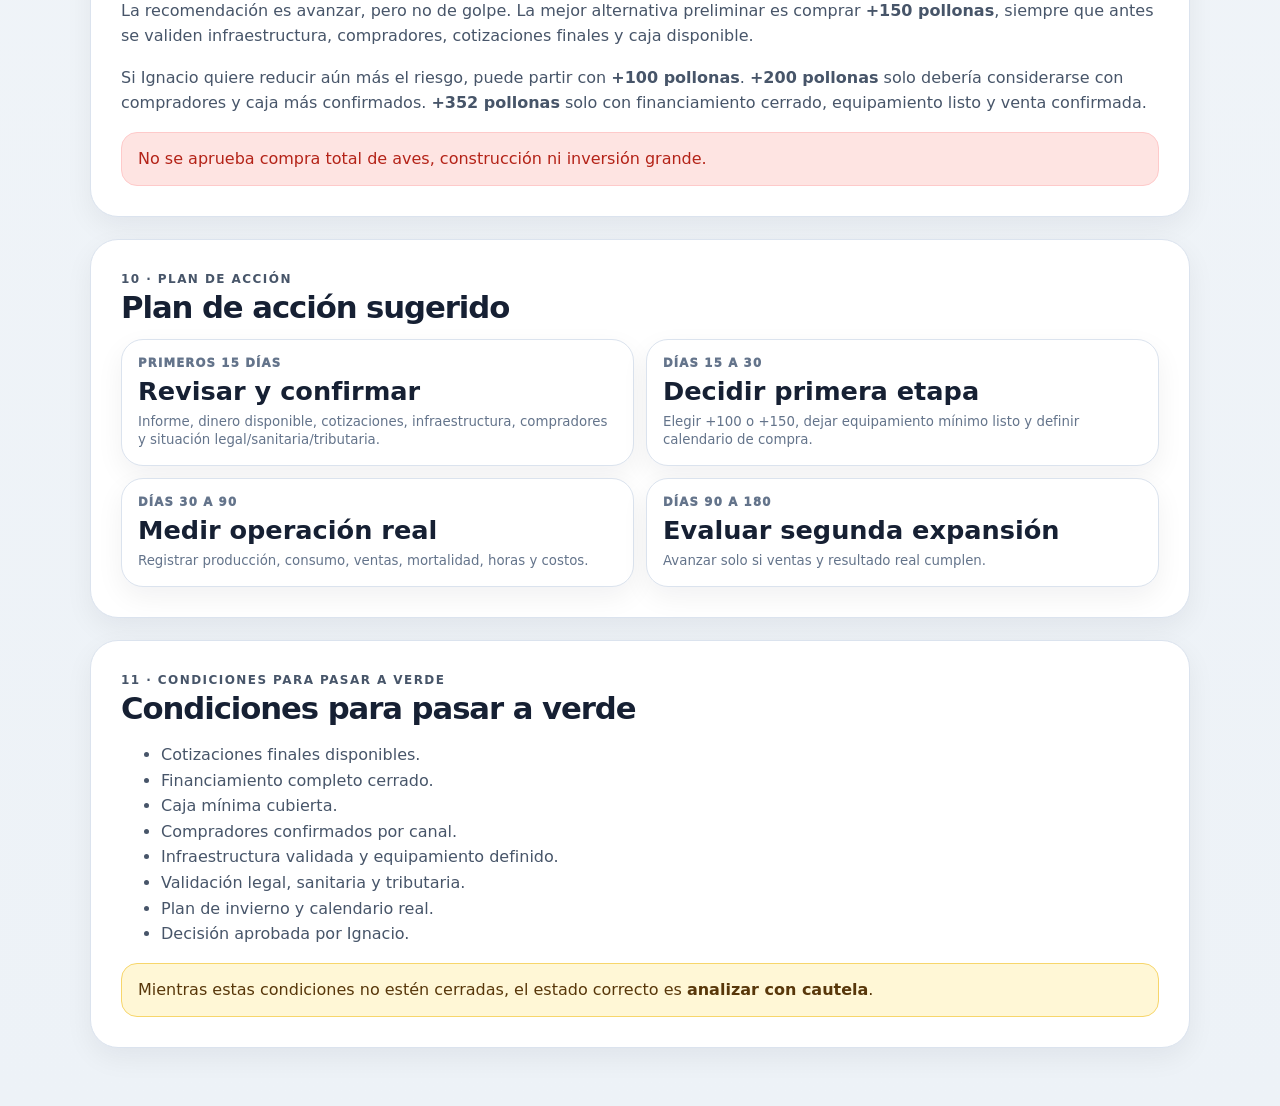
<file: dashboard/public/informe-ignacio.html>
<!doctype html>
<html lang="es">
  <head>
    <meta charset="utf-8" />
    <meta name="viewport" content="width=device-width, initial-scale=1" />
    <title>Informe final Ignacio Moraga</title>
    <link rel="stylesheet" href="./styles.css" />
    <link rel="stylesheet" href="./informe-print.css" />
  </head>
  <body class="visual-body">

    <main class="visual-shell">
      <header class="visual-header">
        <p class="eyebrow">Informe ejecutivo para Ignacio Moraga · versión 2026-07-07</p>
        <h1>Informe final de evaluación del proyecto avícola de Ignacio Moraga</h1>
        <p>Análisis para decidir si conviene crecer desde 148 gallinas hacia 500 gallinas.</p>
        <div class="topbar-badges">
          <span class="chip chip-yellow">Estado: <strong>analizar con cautela</strong></span>
          <span class="chip chip-neutral">Recomendación: <strong>avanzar por etapas</strong></span>
          <span class="chip chip-red">No aprobar: <strong>compra total, construcción ni inversión mayor</strong></span>
        </div>
      <div class="visual-actions no-print">
        <a class="back-link" href="./index.html#informe-final">Volver al dashboard</a>
        <a class="visual-button" href="./informe-ignacio.html">Informe completo</a>
        <a class="visual-button" href="./resumen-ignacio.html">Resumen corto</a>
        <a class="visual-button" href="./checklist-ignacio.html">Checklist reunión</a>
        <a class="visual-button" href="./anexo-calculos-ignacio.html">Anexo de cálculos</a>
        <button class="print-button primary" type="button" onclick="window.print()">Imprimir / guardar como PDF</button>
      </div>
      </header>

      <section class="visual-section">
        <p class="section-kicker">1 · Resumen ejecutivo</p>
        <h2>Resumen ejecutivo</h2>
        <p>Se evaluó el proyecto avícola de Ignacio Moraga para decidir si conviene crecer desde <strong>148 gallinas actuales</strong> hacia <strong>500 gallinas totales</strong>.</p>
        <p>El proyecto muestra potencial económico si se logra vender cerca de <strong>100 bandejas por semana</strong>, pero todavía no conviene avanzar de golpe. La recomendación actual es <strong>analizar con cautela</strong> y crecer por etapas.</p>
        <div class="visual-grid four">
          <article class="visual-card warning"><span>Estado</span><strong>analizar con cautela</strong><small>No es luz verde.</small></article>
          <article class="visual-card ok"><span>Recomendación</span><strong>+150 pollonas</strong><small>Alternativa recomendada.</small></article>
          <article class="visual-card"><span>Opción conservadora</span><strong>+100 pollonas</strong><small>Menor riesgo de caja.</small></article>
          <article class="visual-card danger"><span>No recomendado ahora</span><strong>+352 pollonas</strong><small>No comprar de una vez todavía.</small></article>
        </div>
        <div class="visual-alert danger">Para llegar directo a 500 gallinas se necesitan aproximadamente <strong>$15.030.515</strong> en el escenario base con un mes de operación. Frente a los <strong>$10.000.000</strong> informados, faltan <strong>$5.030.515</strong>.</div>
      </section>

      <section class="visual-section">
        <p class="section-kicker">2 · Situación actual</p>
        <h2>Situación actual del gallinero</h2>
        <div class="visual-grid four">
          <article class="visual-card"><span>Gallinas actuales</span><strong>148</strong></article>
          <article class="visual-card"><span>Producción promedio</span><strong>132 huevos/día</strong></article>
          <article class="visual-card"><span>Venta actual</span><strong>28 bandejas/semana</strong></article>
          <article class="visual-card"><span>Ingreso mensual</span><strong>$741.000 aprox.</strong></article>
        </div>
        <div class="visual-table-wrap"><table class="visual-table"><tbody>
          <tr><th>Ingreso actual</th><td class="num">$171.000/semana</td></tr>
          <tr><th>Costo mensual parcial actual</th><td class="num">$343.640</td></tr>
          <tr><th>Resultado parcial actual</th><td class="num">$397.360</td></tr>
          <tr><th>Producción semanal</th><td class="num">924 huevos/semana · 30,8 bandejas aprox.</td></tr>
          <tr><th>Postura / mortalidad</th><td class="num">89,2% / 1,3%</td></tr>
          <tr><th>Alimento actual</th><td class="num">550 kg/mes · 124 g/gallina/día</td></tr>
          <tr><th>Agua actual</th><td class="num">34 L/día</td></tr>
          <tr><th>Espacio</th><td class="num">27 m² actuales · 133 m² disponibles</td></tr>
        </tbody></table></div>
        <div class="visual-alert">Estos datos muestran que el negocio ya funciona, pero el resultado actual es parcial y no debe confundirse con la utilidad final de una operación mayor.</div>
      </section>

      <section class="visual-section">
        <p class="section-kicker">3 · Objetivo evaluado</p>
        <h2>Objetivo evaluado: crecer hacia 500 gallinas</h2>
        <div class="visual-grid four">
          <article class="visual-card"><span>Objetivo</span><strong>500 gallinas</strong></article>
          <article class="visual-card"><span>Pollonas faltantes</span><strong>352</strong><small>Precio vigente: $12.000 c/u.</small></article>
          <article class="visual-card"><span>Producción estimada</span><strong>446 huevos/día</strong></article>
          <article class="visual-card"><span>Bandejas estimadas</span><strong>104,1/semana</strong></article>
          <article class="visual-card"><span>Meta usada</span><strong>100 bandejas/semana</strong></article>
          <article class="visual-card"><span>Agua estimada</span><strong>115 a 154 L/día</strong></article>
          <article class="visual-card"><span>Galpón considerado</span><strong>72 m²</strong></article>
          <article class="visual-card"><span>Densidad estimada</span><strong>7 gallinas/m²</strong></article>
        </div>
      </section>

      <section class="visual-section">
        <p class="section-kicker">4 · Supuestos usados</p>
        <h2>Supuestos usados</h2>
        <div class="visual-grid three">
          <article class="visual-card ok"><span>Confirmado por Ignacio</span><strong>Venta y precios</strong><small>100 bandejas/semana al contado. Segunda $5.000, primera $6.000, extra $7.000. Almacenes pagarían los mismos precios.</small></article>
          <article class="visual-card ok"><span>Confirmado por Ignacio</span><strong>Operación</strong><small>75 sacos/mes razonables, viruta $34.000/mes, vitaminas $20.000/mes, trabajo solo de 3 horas diarias.</small></article>
          <article class="visual-card warning"><span>Estimado para análisis</span><strong>Caja y resultado</strong><small>Caja mínima: 1 mes de costos. Resultado mensual preliminar con trabajo: $959.617. No es utilidad final.</small></article>
          <article class="visual-card warning"><span>Pendiente de validar</span><strong>Equipamiento</strong><small>Precios referenciales. Faltan cotizaciones finales.</small></article>
          <article class="visual-card warning"><span>Pendiente de validar</span><strong>Formalización</strong><small>Ignacio tiene inicio de actividades, pero faltan permisos, boleta/factura y exigencias sanitarias.</small></article>
          <article class="visual-card danger"><span>Riesgo percibido</span><strong>No vender</strong><small>La venta de 100 bandejas debe respaldarse por canal y comprador.</small></article>
        </div>
      </section>

      <section class="visual-section">
        <p class="section-kicker">5 · Inversión necesaria</p>
        <h2>Inversión necesaria</h2>
        <div class="visual-table-wrap"><table class="visual-table"><thead><tr><th>Concepto</th><th class="num">Monto</th><th>Comentario</th></tr></thead><tbody>
          <tr><td>Galpón + pollonas faltantes</td><td class="num">$9.771.765</td><td>Subtotal ya conocido.</td></tr>
          <tr><td>Equipamiento estimado base</td><td class="num">$3.572.000</td><td>Referencial; faltan cotizaciones finales.</td></tr>
          <tr><td>Inversión total estimada base</td><td class="num">$13.343.765</td><td>Sin caja inicial.</td></tr>
          <tr><td>Caja mínima primer mes</td><td class="num">$1.686.750</td><td>Dinero mínimo para operar el primer mes.</td></tr>
          <tr><td>Total base con 1 mes de operación</td><td class="num">$15.030.515</td><td>Inversión base + caja mínima.</td></tr>
          <tr><td>Máximo informado por Ignacio</td><td class="num">$10.000.000</td><td>Referencia disponible sin endeudarse demasiado.</td></tr>
          <tr><td>Diferencia faltante</td><td class="num">$5.030.515</td><td>Falta financiar para partir directo.</td></tr>
        </tbody></table></div>
        <div class="visual-alert danger">Con $10.000.000 no alcanza para partir directo a 500 gallinas en el escenario base.</div>
      </section>

      <section class="visual-section">
        <p class="section-kicker">6 · Ventas y resultado mensual</p>
        <h2>Ventas y resultado mensual estimado</h2>
        <div class="visual-grid four">
          <article class="visual-card"><span>Ingreso mensual meta</span><strong>$2.646.367</strong></article>
          <article class="visual-card"><span>Costo con trabajo</span><strong>$1.686.750</strong></article>
          <article class="visual-card warning"><span>Resultado preliminar</span><strong>$959.617</strong><small>No es utilidad final.</small></article>
          <article class="visual-card"><span>Recuperar inversión</span><strong>13,91 meses</strong></article>
          <article class="visual-card"><span>Costo sin valorar trabajo</span><strong>$1.086.750</strong></article>
          <article class="visual-card"><span>Trabajo valorizado</span><strong>$600.000</strong></article>
          <article class="visual-card"><span>Venta mínima con trabajo</span><strong>63,7 bandejas/semana</strong></article>
          <article class="visual-card"><span>Venta mínima sin trabajo</span><strong>41,1 bandejas/semana</strong></article>
        </div>
        <div class="visual-alert">Faltan cotizaciones finales, costos formales, riesgos sanitarios, variación del precio del alimento y confirmación de compradores por canal.</div>
      </section>

      <section class="visual-section">
        <p class="section-kicker">7 · Alternativas</p>
        <h2>Alternativas de crecimiento</h2>
        <div class="visual-table-wrap"><table class="visual-table"><thead><tr><th>Alternativa</th><th class="num">Inversión inicial con caja</th><th class="num">Resultado mensual estimado</th><th>Nivel de cautela</th><th>Lectura</th></tr></thead><tbody>
          <tr><td>+100 pollonas</td><td class="num">$3.053.801</td><td class="num">$473.570</td><td>Bajo</td><td>Opción más conservadora.</td></tr>
          <tr><td>+150 pollonas</td><td class="num">$4.369.862</td><td class="num">$529.532</td><td>Medio</td><td>Alternativa recomendada.</td></tr>
          <tr><td>+200 pollonas</td><td class="num">$5.685.923</td><td class="num">$585.493</td><td>Alto</td><td>Más rápida; exige más seguridad.</td></tr>
          <tr><td>+352 pollonas</td><td class="num">$15.030.515</td><td class="num">$959.617</td><td>Alto</td><td>No se recomienda todavía.</td></tr>
        </tbody></table></div>
      </section>

      <section class="visual-section">
        <p class="section-kicker">8 · Riesgos</p>
        <h2>Riesgos principales</h2>
        <div class="visual-grid two">
          <article class="visual-card danger"><span>Financiero</span><strong>Falta caja</strong><small>El escenario completo supera los $10.000.000 y el alimento puede subir.</small></article>
          <article class="visual-card warning"><span>Comercial</span><strong>Confirmar compradores</strong><small>La venta de 100 bandejas debe validarse por canal.</small></article>
          <article class="visual-card warning"><span>Operativo</span><strong>Validar infraestructura</strong><small>Comederos, bebederos, nidos, agua, energía y bodega.</small></article>
          <article class="visual-card warning"><span>Legal / sanitario / tributario</span><strong>Validación pendiente</strong><small>Inicio de actividades no cierra permisos ni exigencias.</small></article>
          <article class="visual-card warning"><span>Logístico</span><strong>Invierno/acceso</strong><small>Puede afectar materiales, alimento y traslado de aves.</small></article>
        </div>
      </section>

      <section class="visual-section">
        <p class="section-kicker">9 · Recomendación final</p>
        <h2>Recomendación final</h2>
        <p>La recomendación es avanzar, pero no de golpe. La mejor alternativa preliminar es comprar <strong>+150 pollonas</strong>, siempre que antes se validen infraestructura, compradores, cotizaciones finales y caja disponible.</p>
        <p>Si Ignacio quiere reducir aún más el riesgo, puede partir con <strong>+100 pollonas</strong>. <strong>+200 pollonas</strong> solo debería considerarse con compradores y caja más confirmados. <strong>+352 pollonas</strong> solo con financiamiento cerrado, equipamiento listo y venta confirmada.</p>
        <div class="visual-alert danger">No se aprueba compra total de aves, construcción ni inversión grande.</div>
      </section>

      <section class="visual-section">
        <p class="section-kicker">10 · Plan de acción</p>
        <h2>Plan de acción sugerido</h2>
        <div class="visual-grid two">
          <article class="visual-card"><span>Primeros 15 días</span><strong>Revisar y confirmar</strong><small>Informe, dinero disponible, cotizaciones, infraestructura, compradores y situación legal/sanitaria/tributaria.</small></article>
          <article class="visual-card"><span>Días 15 a 30</span><strong>Decidir primera etapa</strong><small>Elegir +100 o +150, dejar equipamiento mínimo listo y definir calendario de compra.</small></article>
          <article class="visual-card"><span>Días 30 a 90</span><strong>Medir operación real</strong><small>Registrar producción, consumo, ventas, mortalidad, horas y costos.</small></article>
          <article class="visual-card"><span>Días 90 a 180</span><strong>Evaluar segunda expansión</strong><small>Avanzar solo si ventas y resultado real cumplen.</small></article>
        </div>
      </section>

      <section class="visual-section">
        <p class="section-kicker">11 · Condiciones para pasar a verde</p>
        <h2>Condiciones para pasar a verde</h2>
        <ul>
          <li>Cotizaciones finales disponibles.</li>
          <li>Financiamiento completo cerrado.</li>
          <li>Caja mínima cubierta.</li>
          <li>Compradores confirmados por canal.</li>
          <li>Infraestructura validada y equipamiento definido.</li>
          <li>Validación legal, sanitaria y tributaria.</li>
          <li>Plan de invierno y calendario real.</li>
          <li>Decisión aprobada por Ignacio.</li>
        </ul>
        <div class="visual-alert">Mientras estas condiciones no estén cerradas, el estado correcto es <strong>analizar con cautela</strong>.</div>
      </section>
    </main>
  </body>
</html>
</file>
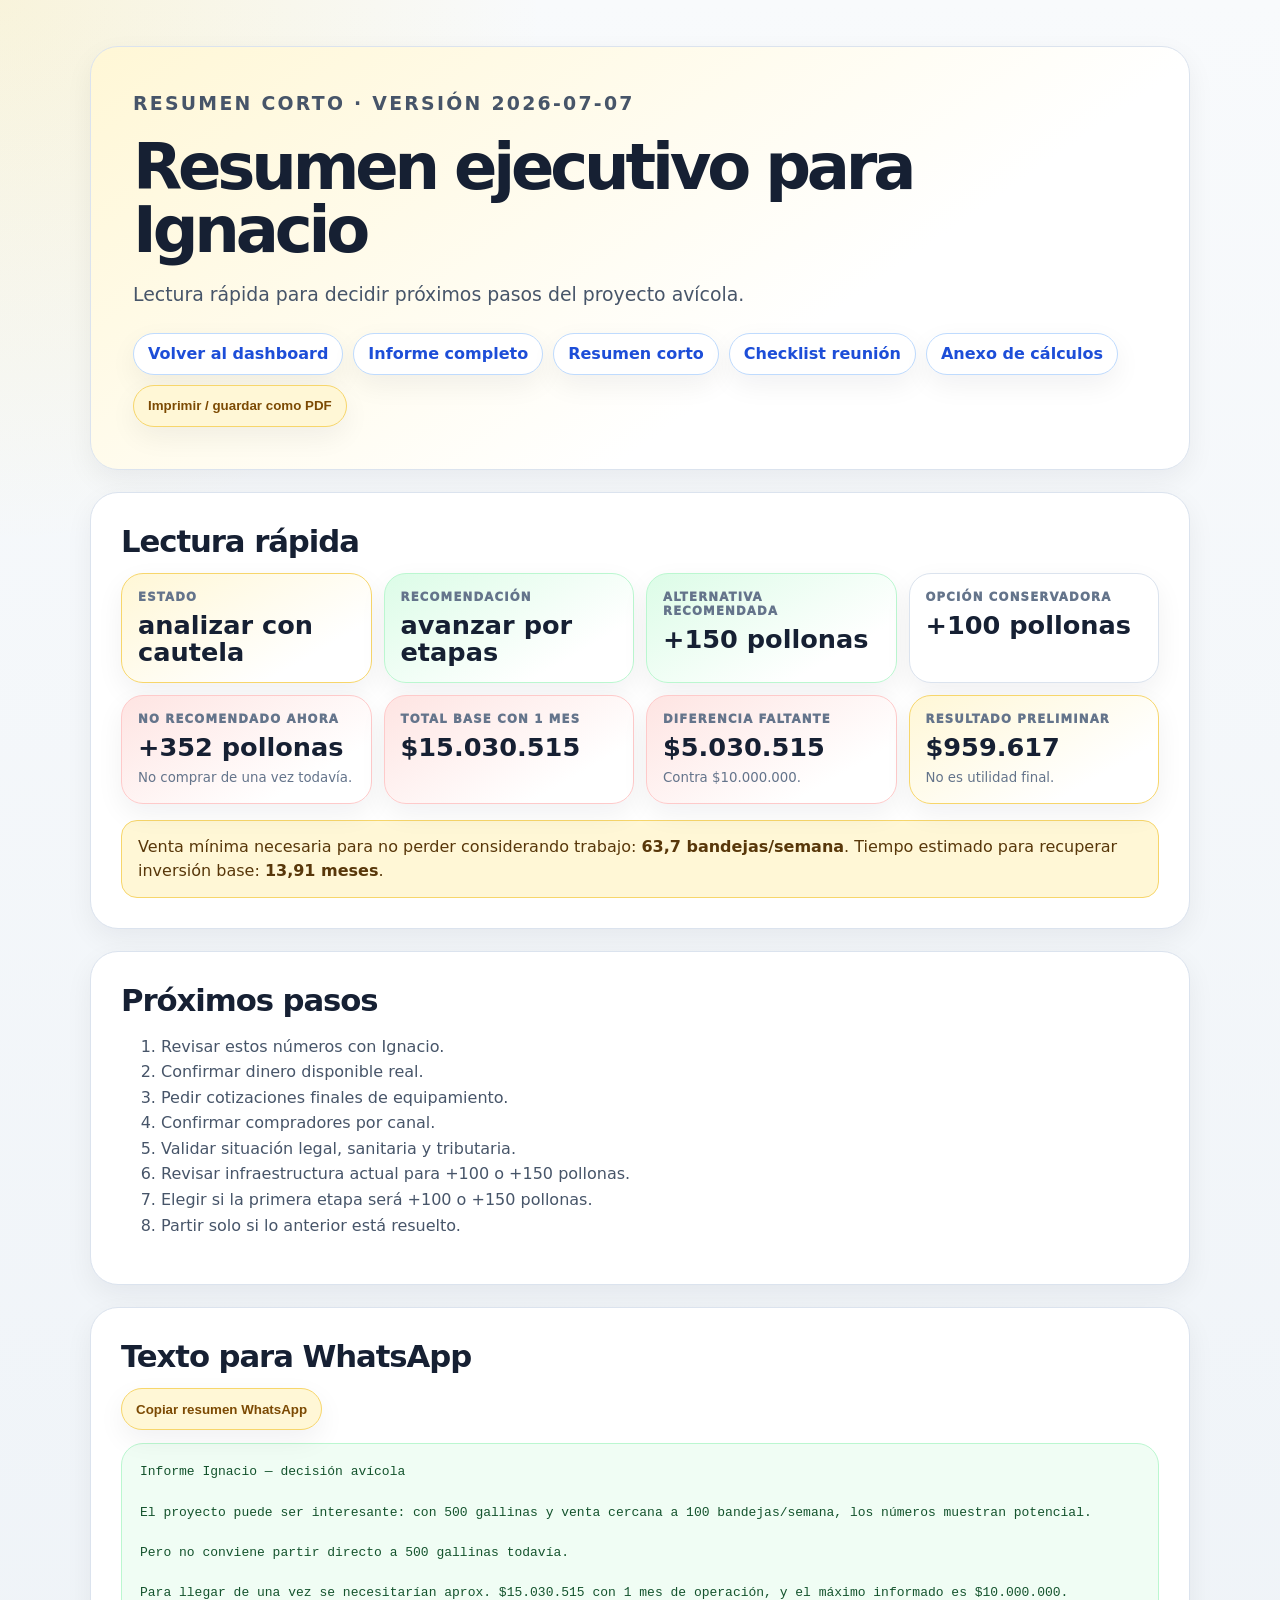
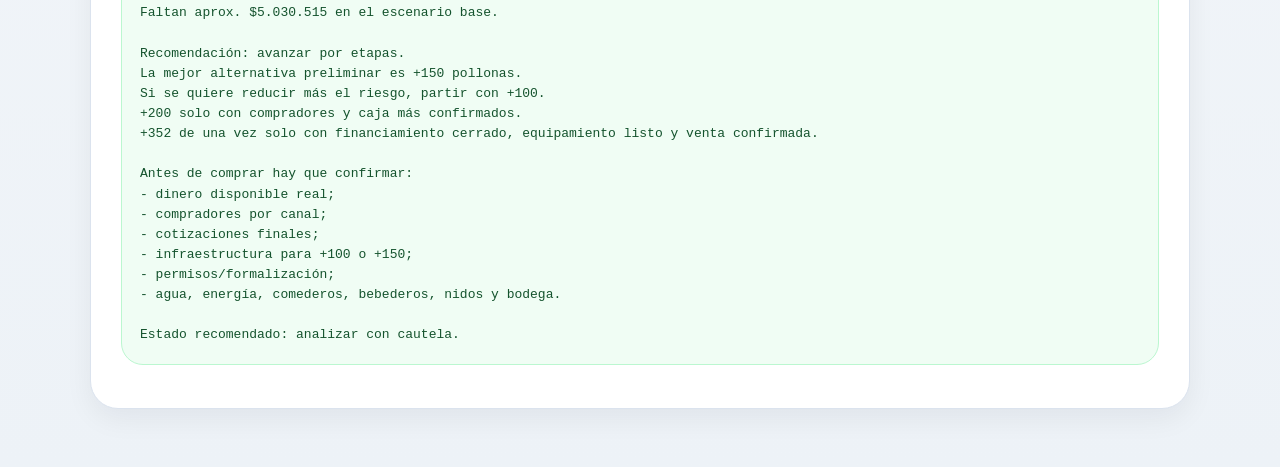
<file: dashboard/public/resumen-ignacio.html>
<!doctype html>
<html lang="es">
  <head>
    <meta charset="utf-8" />
    <meta name="viewport" content="width=device-width, initial-scale=1" />
    <title>Resumen ejecutivo Ignacio</title>
    <link rel="stylesheet" href="./styles.css" />
    <link rel="stylesheet" href="./informe-print.css" />
  </head>
  <body class="visual-body">

    <main class="visual-shell">
      <header class="visual-header">
        <p class="eyebrow">Resumen corto · versión 2026-07-07</p>
        <h1>Resumen ejecutivo para Ignacio</h1>
        <p>Lectura rápida para decidir próximos pasos del proyecto avícola.</p>
      <div class="visual-actions no-print">
        <a class="back-link" href="./index.html#informe-final">Volver al dashboard</a>
        <a class="visual-button" href="./informe-ignacio.html">Informe completo</a>
        <a class="visual-button" href="./resumen-ignacio.html">Resumen corto</a>
        <a class="visual-button" href="./checklist-ignacio.html">Checklist reunión</a>
        <a class="visual-button" href="./anexo-calculos-ignacio.html">Anexo de cálculos</a>
        <button class="print-button primary" type="button" onclick="window.print()">Imprimir / guardar como PDF</button>
      </div>
      </header>

      <section class="visual-section">
        <h2>Lectura rápida</h2>
        <div class="visual-grid four">
          <article class="visual-card warning"><span>Estado</span><strong>analizar con cautela</strong></article>
          <article class="visual-card ok"><span>Recomendación</span><strong>avanzar por etapas</strong></article>
          <article class="visual-card ok"><span>Alternativa recomendada</span><strong>+150 pollonas</strong></article>
          <article class="visual-card"><span>Opción conservadora</span><strong>+100 pollonas</strong></article>
          <article class="visual-card danger"><span>No recomendado ahora</span><strong>+352 pollonas</strong><small>No comprar de una vez todavía.</small></article>
          <article class="visual-card danger"><span>Total base con 1 mes</span><strong>$15.030.515</strong></article>
          <article class="visual-card danger"><span>Diferencia faltante</span><strong>$5.030.515</strong><small>Contra $10.000.000.</small></article>
          <article class="visual-card warning"><span>Resultado preliminar</span><strong>$959.617</strong><small>No es utilidad final.</small></article>
        </div>
        <div class="visual-alert">Venta mínima necesaria para no perder considerando trabajo: <strong>63,7 bandejas/semana</strong>. Tiempo estimado para recuperar inversión base: <strong>13,91 meses</strong>.</div>
      </section>

      <section class="visual-section">
        <h2>Próximos pasos</h2>
        <ol>
          <li>Revisar estos números con Ignacio.</li>
          <li>Confirmar dinero disponible real.</li>
          <li>Pedir cotizaciones finales de equipamiento.</li>
          <li>Confirmar compradores por canal.</li>
          <li>Validar situación legal, sanitaria y tributaria.</li>
          <li>Revisar infraestructura actual para +100 o +150 pollonas.</li>
          <li>Elegir si la primera etapa será +100 o +150 pollonas.</li>
          <li>Partir solo si lo anterior está resuelto.</li>
        </ol>
      </section>

      <section class="visual-section">
        <h2>Texto para WhatsApp</h2>
        <div class="print-actions no-print">
          <button class="copy-button primary" type="button" onclick="copyWhatsapp()">Copiar resumen WhatsApp</button>
          <span id="copy-status" class="report-footnote"></span>
        </div>
        <pre class="whatsapp-box" id="whatsapp-text">Informe Ignacio — decisión avícola

El proyecto puede ser interesante: con 500 gallinas y venta cercana a 100 bandejas/semana, los números muestran potencial.

Pero no conviene partir directo a 500 gallinas todavía.

Para llegar de una vez se necesitarían aprox. $15.030.515 con 1 mes de operación, y el máximo informado es $10.000.000.
Faltan aprox. $5.030.515 en el escenario base.

Recomendación: avanzar por etapas.
La mejor alternativa preliminar es +150 pollonas.
Si se quiere reducir más el riesgo, partir con +100.
+200 solo con compradores y caja más confirmados.
+352 de una vez solo con financiamiento cerrado, equipamiento listo y venta confirmada.

Antes de comprar hay que confirmar:
- dinero disponible real;
- compradores por canal;
- cotizaciones finales;
- infraestructura para +100 o +150;
- permisos/formalización;
- agua, energía, comederos, bebederos, nidos y bodega.

Estado recomendado: analizar con cautela.</pre>
      </section>
    </main>
    <script>
      async function copyWhatsapp() {
        const text = document.getElementById('whatsapp-text').innerText;
        const status = document.getElementById('copy-status');
        try {
          if (navigator.clipboard && window.isSecureContext) {
            await navigator.clipboard.writeText(text);
          } else {
            const area = document.createElement('textarea');
            area.value = text;
            document.body.appendChild(area);
            area.select();
            document.execCommand('copy');
            area.remove();
          }
          status.textContent = 'Resumen copiado.';
        } catch (error) {
          status.textContent = 'No se pudo copiar automáticamente. Selecciona el texto y cópialo manualmente.';
        }
      }
    </script>
  </body>
</html>
</file>
<file: dashboard/public/styles.css>
:root {
  color-scheme: light;
  --bg: #f5f7fb;
  --bg-soft: #eef2f7;
  --surface: #ffffff;
  --surface-strong: #f8fafc;
  --text: #162033;
  --muted: #64748b;
  --border: #dbe3ee;
  --shadow: 0 18px 45px rgba(15, 23, 42, 0.08);
  --shadow-soft: 0 10px 28px rgba(15, 23, 42, 0.06);
  --green: #15803d;
  --green-soft: #dcfce7;
  --yellow: #b7791f;
  --yellow-soft: #fff7d6;
  --red: #b42318;
  --red-soft: #fee4e2;
  --blue: #1d4ed8;
  --blue-soft: #dbeafe;
  --gray-soft: #e2e8f0;
  --radius-xl: 28px;
  --radius-lg: 22px;
  --radius-md: 16px;
  --radius-sm: 12px;
  --max-width: 1240px;
  font-family: Inter, ui-sans-serif, system-ui, -apple-system, BlinkMacSystemFont, "Segoe UI", sans-serif;
}

* {
  box-sizing: border-box;
}

html {
  scroll-behavior: smooth;
}

body {
  margin: 0;
  min-height: 100vh;
  color: var(--text);
  background:
    radial-gradient(circle at top left, rgba(250, 204, 21, 0.16), transparent 32rem),
    linear-gradient(180deg, #f8fafc 0%, var(--bg) 45%, #edf2f7 100%);
}

a {
  color: inherit;
  text-decoration: none;
}

.topbar {
  position: sticky;
  top: 0;
  z-index: 20;
  display: grid;
  grid-template-columns: minmax(260px, 1fr) auto;
  gap: 14px 24px;
  align-items: center;
  padding: 18px clamp(18px, 4vw, 42px);
  border-bottom: 1px solid rgba(219, 227, 238, 0.78);
  background: rgba(255, 255, 255, 0.9);
  backdrop-filter: blur(18px);
  box-shadow: 0 10px 24px rgba(15, 23, 42, 0.05);
}

.brand-block h1 {
  margin: 3px 0 0;
  font-size: clamp(1.15rem, 2vw, 1.65rem);
  line-height: 1.1;
  letter-spacing: -0.035em;
}

.eyebrow,
.section-kicker,
.section-label {
  margin: 0;
  color: var(--muted);
  font-size: 0.75rem;
  font-weight: 800;
  letter-spacing: 0.12em;
  text-transform: uppercase;
}

.topbar-badges {
  display: flex;
  flex-wrap: wrap;
  justify-content: flex-end;
  gap: 8px;
}

.chip,
.status-pill {
  display: inline-flex;
  align-items: center;
  min-height: 34px;
  padding: 7px 11px;
  border-radius: 999px;
  border: 1px solid var(--border);
  background: var(--surface-strong);
  color: var(--muted);
  font-size: 0.8rem;
  font-weight: 800;
  white-space: nowrap;
}

.chip strong {
  margin-left: 4px;
  color: var(--text);
}

.chip-yellow,
.status-pill.warning {
  border-color: #f7d66b;
  background: var(--yellow-soft);
  color: #7c4a03;
}

.chip-red {
  border-color: #fecaca;
  background: var(--red-soft);
  color: var(--red);
}

.chip-neutral,
.status-pill.neutral {
  border-color: #cbd5e1;
  background: #f8fafc;
}

.status-pill.ok {
  border-color: #bbf7d0;
  background: var(--green-soft);
  color: var(--green);
}

.topnav {
  grid-column: 1 / -1;
  display: flex;
  gap: 8px;
  overflow-x: auto;
  padding-bottom: 2px;
}

.topnav a {
  flex: 0 0 auto;
  padding: 9px 12px;
  border-radius: 999px;
  color: var(--muted);
  font-size: 0.88rem;
  font-weight: 800;
  transition: background 0.18s ease, color 0.18s ease;
}

.topnav a:hover,
.topnav a:focus-visible {
  color: var(--text);
  background: var(--bg-soft);
  outline: none;
}

.shell {
  width: min(var(--max-width), calc(100% - 32px));
  margin: 0 auto;
  padding: 28px 0 52px;
}

.section,
.hero-section {
  scroll-margin-top: 132px;
  margin-top: 22px;
}

.hero-section {
  display: grid;
  grid-template-columns: minmax(0, 1.15fr) minmax(340px, 0.85fr);
  gap: 18px;
}

.card,
.decision-card,
.metric-card,
.scale-card,
.alert-card,
.traffic-card,
.risk-card {
  border: 1px solid var(--border);
  background: var(--surface);
  box-shadow: var(--shadow-soft);
}

.executive-card,
.panel {
  border-radius: var(--radius-xl);
  padding: clamp(20px, 3vw, 30px);
}

.hero-copy {
  display: flex;
  flex-direction: column;
  justify-content: space-between;
  min-height: 310px;
  background:
    linear-gradient(140deg, rgba(255, 247, 214, 0.95), rgba(255, 255, 255, 0.94) 52%),
    var(--surface);
}

.hero-copy h2 {
  max-width: 760px;
  margin: 10px 0 12px;
  font-size: clamp(2.2rem, 6vw, 4.9rem);
  line-height: 0.92;
  letter-spacing: -0.075em;
}

.hero-copy p {
  max-width: 760px;
  margin: 0;
  color: #475569;
  font-size: clamp(1rem, 1.6vw, 1.2rem);
  line-height: 1.6;
}

.state-word.yellow {
  color: #a16207;
}

.meaning-box {
  display: grid;
  gap: 5px;
  margin-top: 28px;
  padding: 16px 18px;
  border: 1px solid #f3d36a;
  border-radius: var(--radius-md);
  background: rgba(255, 247, 214, 0.72);
  color: #58370a;
}

.meaning-box strong {
  font-size: 0.95rem;
}

.meaning-box span {
  font-size: 0.95rem;
  line-height: 1.45;
}

.decision-grid {
  display: grid;
  grid-template-columns: repeat(2, minmax(0, 1fr));
  gap: 12px;
}

.decision-card {
  min-height: 148px;
  display: flex;
  flex-direction: column;
  justify-content: space-between;
  padding: 18px;
  border-radius: var(--radius-lg);
}

.decision-card:first-child {
  grid-column: 1 / -1;
  min-height: 130px;
}

.decision-card span,
.metric-card span {
  color: var(--muted);
  font-size: 0.76rem;
  font-weight: 900;
  letter-spacing: 0.08em;
  text-transform: uppercase;
}

.decision-card strong {
  font-size: clamp(1.35rem, 2.5vw, 2rem);
  line-height: 1;
  letter-spacing: -0.045em;
  text-transform: lowercase;
}

.decision-card.warning {
  border-color: #f3d36a;
  background: linear-gradient(145deg, #fff7d6, #fffdf5);
}

.decision-card.blocked {
  border-color: #fecaca;
  background: linear-gradient(145deg, #fff5f4, #ffffff);
}

.section-heading {
  display: flex;
  align-items: end;
  justify-content: space-between;
  gap: 18px;
  margin: 0 0 14px;
}

.section-heading h2,
.panel h2 {
  margin: 4px 0 0;
  font-size: clamp(1.35rem, 2.5vw, 2rem);
  letter-spacing: -0.045em;
}

.metric-grid {
  display: grid;
  gap: 12px;
}

.metric-grid.compact {
  grid-template-columns: repeat(4, minmax(0, 1fr));
}

.metric-grid.scenario {
  grid-template-columns: repeat(2, minmax(0, 1fr));
  margin-top: 16px;
}

.metric-card {
  min-height: 116px;
  padding: 17px;
  border-radius: var(--radius-lg);
}

.metric-card strong {
  display: block;
  margin-top: 12px;
  font-size: clamp(1.45rem, 2.5vw, 2.05rem);
  line-height: 1;
  letter-spacing: -0.055em;
}

.metric-card small {
  display: block;
  margin-top: 7px;
  color: var(--muted);
  font-weight: 800;
}

.metric-card.accent {
  border-color: #bfdbfe;
  background: linear-gradient(150deg, var(--blue-soft), #ffffff 74%);
}

.metric-card.risk {
  border-color: #f7d66b;
  background: linear-gradient(150deg, var(--yellow-soft), #ffffff 72%);
}

.metric-card.pending {
  background: #f8fafc;
}

.split-layout {
  display: grid;
  grid-template-columns: minmax(0, 1fr) minmax(360px, 0.84fr);
  gap: 18px;
}

.scenario-panel {
  border-color: #bfdbfe;
}

.scenario-highlight {
  display: flex;
  align-items: center;
  justify-content: space-between;
  gap: 12px;
  margin-top: 16px;
  padding: 18px;
  border-radius: var(--radius-lg);
  background: linear-gradient(135deg, #eff6ff, #ffffff);
  border: 1px solid #bfdbfe;
}

.scenario-highlight span {
  color: var(--muted);
  font-weight: 800;
}

.scenario-highlight strong {
  color: var(--blue);
  font-size: clamp(1.7rem, 4vw, 3rem);
  letter-spacing: -0.065em;
}

.alert-callout {
  margin-top: 16px;
  padding: 15px 16px;
  border-radius: var(--radius-md);
  border: 1px solid #facc15;
  background: var(--yellow-soft);
  color: #713f12;
  font-weight: 900;
  line-height: 1.45;
}

.alert-callout.compact {
  margin-top: 12px;
  padding: 12px 13px;
  font-size: 0.9rem;
}

.alert-callout.danger,
.attention-card {
  border-color: #fca5a5;
  background: linear-gradient(150deg, var(--red-soft), #ffffff 78%);
  color: #7f1d1d;
}

.attention-card p {
  margin: 14px 0 0;
  color: #7f1d1d;
  font-size: 1rem;
  line-height: 1.55;
  font-weight: 850;
}

.small-note,
.muted {
  color: var(--muted);
  font-size: 0.92rem;
  line-height: 1.5;
}

.scale-grid {
  display: grid;
  gap: 12px;
  margin-top: 16px;
}

.scale-card {
  padding: 15px;
  border-radius: var(--radius-md);
  background: #f8fafc;
}

.scale-card.base {
  border-color: #bfdbfe;
  background: #eff6ff;
}

.scale-head {
  display: flex;
  align-items: center;
  justify-content: space-between;
  gap: 12px;
  margin-bottom: 12px;
}

.scale-head strong {
  font-size: 1.3rem;
  letter-spacing: -0.035em;
}

.scale-head span {
  padding: 5px 9px;
  border-radius: 999px;
  background: #ffffff;
  color: var(--muted);
  font-size: 0.76rem;
  font-weight: 900;
}

.scale-card dl,
.scale-card dt,
.scale-card dd {
  margin: 0;
}

.scale-card dl {
  display: grid;
  gap: 8px;
}

.scale-card dl div {
  display: flex;
  justify-content: space-between;
  gap: 10px;
  padding-top: 8px;
  border-top: 1px solid rgba(148, 163, 184, 0.28);
}

.scale-card dt {
  color: var(--muted);
  font-size: 0.86rem;
}

.scale-card dd {
  font-weight: 900;
}

.financial-grid {
  display: grid;
  grid-template-columns: repeat(3, minmax(0, 1fr));
  gap: 12px;
  margin-top: 16px;
}

.financial-card {
  position: relative;
  min-height: 230px;
  padding: 17px;
  border: 1px solid var(--border);
  border-radius: var(--radius-lg);
  background: var(--surface);
  box-shadow: var(--shadow-soft);
}

.financial-card-head {
  padding-right: 34px;
}

.financial-card-head span {
  color: var(--muted);
  font-size: 0.72rem;
  font-weight: 900;
  letter-spacing: 0.08em;
  text-transform: uppercase;
}

.financial-card-head strong {
  display: block;
  margin-top: 6px;
  font-size: 1.08rem;
  line-height: 1.12;
  letter-spacing: -0.035em;
}

.indicator-help {
  position: absolute;
  top: 12px;
  right: 12px;
  width: 26px;
  height: 26px;
  display: grid;
  place-items: center;
  border: 1px solid #cbd5e1;
  border-radius: 999px;
  background: #f8fafc;
  color: var(--muted);
  cursor: help;
  font-weight: 950;
}

.indicator-help:hover,
.indicator-help:focus-visible {
  color: var(--blue);
  border-color: #bfdbfe;
  outline: none;
}

.financial-value {
  margin-top: 16px;
  font-size: clamp(1.35rem, 2.2vw, 1.9rem);
  line-height: 1;
  font-weight: 950;
  letter-spacing: -0.05em;
}

.indicator-status {
  display: inline-flex;
  margin-top: 12px;
  padding: 6px 9px;
  border-radius: 999px;
  background: #f8fafc;
  color: var(--muted);
  font-size: 0.74rem;
  font-weight: 900;
}

.financial-card p {
  margin: 12px 0 0;
  color: #475569;
  font-size: 0.88rem;
  line-height: 1.4;
}

.financial-card small {
  display: block;
  margin-top: 10px;
  color: var(--muted);
  font-size: 0.78rem;
  line-height: 1.35;
}

.financial-card.state-cotizado-final-referencial,
.financial-card.state-referencial-proporcional {
  border-color: #bfdbfe;
  background: linear-gradient(150deg, #eff6ff, #ffffff 72%);
}

.financial-card.state-parcial {
  border-color: #f7d66b;
  background: linear-gradient(150deg, var(--yellow-soft), #ffffff 76%);
}

.financial-card.state-pendiente,
.financial-card.state-no-aplica-aun {
  background: #f8fafc;
}

.financial-card.pending {
  border-color: #f7d66b;
  background: linear-gradient(150deg, var(--yellow-soft), #ffffff 76%);
}

.financial-card.risk {
  border-color: #fca5a5;
  background: linear-gradient(150deg, var(--red-soft), #ffffff 76%);
}

.critical-grid {
  display: grid;
  grid-template-columns: repeat(4, minmax(0, 1fr));
  gap: 12px;
  margin-top: 16px;
}

.critical-card {
  padding: 18px;
  border: 1px solid #f7d66b;
  border-radius: var(--radius-lg);
  background: linear-gradient(150deg, var(--yellow-soft), #ffffff 78%);
  box-shadow: var(--shadow-soft);
}

.critical-head span {
  color: #92400e;
  font-size: 0.72rem;
  font-weight: 950;
  letter-spacing: 0.1em;
  text-transform: uppercase;
}

.critical-head strong {
  display: block;
  margin-top: 6px;
  font-size: 1.25rem;
  letter-spacing: -0.04em;
}

.critical-card ul {
  margin: 14px 0 0;
  padding-left: 18px;
  color: #475569;
  line-height: 1.45;
  font-weight: 750;
}

.mini-stack {
  margin-top: 12px;
}

.one-column {
  grid-template-columns: 1fr;
}

.assumption-grid,
.detail-grid {
  display: grid;
  grid-template-columns: repeat(3, minmax(0, 1fr));
  gap: 12px;
  margin-top: 16px;
}

.assumption-card {
  padding: 17px;
  border: 1px solid var(--border);
  border-radius: var(--radius-lg);
  background: var(--surface);
  box-shadow: var(--shadow-soft);
}

.assumption-card span {
  display: inline-flex;
  padding: 5px 9px;
  border-radius: 999px;
  background: #f8fafc;
  color: var(--muted);
  font-size: 0.72rem;
  font-weight: 950;
  letter-spacing: 0.08em;
  text-transform: uppercase;
}

.assumption-card.confirmed span {
  background: var(--green-soft);
  color: var(--green);
}

.assumption-card.estimated span {
  background: var(--blue-soft);
  color: var(--blue);
}

.assumption-card.validate span {
  background: var(--yellow-soft);
  color: #92400e;
}

.assumption-card strong {
  display: block;
  margin-top: 12px;
  font-size: 1.05rem;
  letter-spacing: -0.03em;
}

.assumption-card p {
  margin: 10px 0 0;
  color: #475569;
  line-height: 1.45;
}

.note-grid {
  display: grid;
  grid-template-columns: repeat(2, minmax(0, 1fr));
  gap: 12px;
}

.steps-list {
  display: grid;
  grid-template-columns: repeat(2, minmax(0, 1fr));
  gap: 10px;
  margin-top: 16px;
}

.step-item {
  display: grid;
  grid-template-columns: 38px 1fr;
  align-items: center;
  gap: 12px;
  padding: 14px;
  border: 1px solid var(--border);
  border-radius: var(--radius-md);
  background: #ffffff;
  box-shadow: var(--shadow-soft);
}

.step-item span {
  display: grid;
  place-items: center;
  width: 38px;
  height: 38px;
  border-radius: 999px;
  background: var(--blue-soft);
  color: var(--blue);
  font-weight: 950;
}

.step-item strong {
  color: #334155;
  line-height: 1.35;
}

.compact-heading {
  margin-top: 18px;
}

.compact-heading h3 {
  margin: 4px 0 0;
  font-size: 1.25rem;
  letter-spacing: -0.035em;
}

.alert-grid {
  display: grid;
  grid-template-columns: repeat(4, minmax(0, 1fr));
  gap: 12px;
  margin-top: 16px;
}

.alert-card {
  padding: 16px;
  border-radius: var(--radius-lg);
  background: #fff7ed;
  border-color: #fed7aa;
}

.alert-card-head span {
  color: var(--muted);
  font-size: 0.72rem;
  font-weight: 900;
  letter-spacing: 0.08em;
  text-transform: uppercase;
}

.alert-card-head strong {
  display: block;
  margin-top: 6px;
  font-size: 1.05rem;
  line-height: 1.15;
}

.alert-card p {
  margin: 12px 0 0;
  color: #475569;
  font-size: 0.9rem;
  line-height: 1.42;
}

.alert-card small {
  display: inline-flex;
  margin-top: 12px;
  padding: 5px 8px;
  border-radius: 999px;
  background: rgba(255, 255, 255, 0.72);
  color: var(--red);
  font-weight: 900;
}

.alert-card.severity-alta {
  border-color: #fca5a5;
  background: linear-gradient(150deg, #fff1f2, #ffffff 78%);
}

.workstream-grid,
.market-grid {
  display: grid;
  gap: 12px;
  margin-top: 16px;
}

.workstream-grid {
  grid-template-columns: repeat(2, minmax(0, 1fr));
}

.workstream-card,
.market-card {
  border: 1px solid var(--border);
  border-radius: var(--radius-lg);
  background: #f8fafc;
  padding: 16px;
}

.workstream-card h3 {
  margin: 6px 0 8px;
  font-size: 1.35rem;
  letter-spacing: -0.04em;
}

.workstream-card p,
.market-card small {
  color: var(--muted);
  line-height: 1.45;
}

.workstream-card ul,
.market-card ul {
  margin: 12px 0 0;
  padding-left: 19px;
}

.workstream-card li,
.market-card li {
  margin: 7px 0;
  line-height: 1.35;
}

.market-panel {
  border-color: #cbd5e1;
}

.market-grid {
  grid-template-columns: repeat(2, minmax(0, 1fr));
}

.market-card span {
  color: var(--muted);
  font-size: 0.76rem;
  font-weight: 900;
  letter-spacing: 0.08em;
  text-transform: uppercase;
}

.market-card strong {
  display: block;
  margin-top: 8px;
}

.market-card small {
  display: block;
  margin-top: 10px;
  font-weight: 800;
}

.traffic-grid {
  display: grid;
  grid-template-columns: repeat(3, minmax(0, 1fr));
  gap: 14px;
}

.traffic-card {
  position: relative;
  min-height: 196px;
  padding: 20px;
  border-radius: var(--radius-xl);
  overflow: hidden;
}

.traffic-card::before {
  content: '';
  position: absolute;
  inset: 0 auto 0 0;
  width: 8px;
  background: var(--gray-soft);
}

.traffic-card.rojo::before { background: var(--red); }
.traffic-card.amarillo::before { background: #facc15; }
.traffic-card.verde::before { background: var(--green); }

.traffic-card.active {
  border-color: #f3d36a;
  box-shadow: var(--shadow);
}

.traffic-card span {
  display: inline-flex;
  padding: 6px 9px;
  border-radius: 999px;
  background: #f8fafc;
  color: var(--muted);
  font-size: 0.76rem;
  font-weight: 900;
}

.traffic-card strong {
  display: block;
  margin-top: 18px;
  font-size: 1.45rem;
  line-height: 1.08;
  letter-spacing: -0.045em;
}

.traffic-card p {
  color: var(--muted);
  line-height: 1.45;
}

.traffic-card em {
  display: inline-flex;
  margin-top: 8px;
  padding: 7px 10px;
  border-radius: 999px;
  background: var(--yellow-soft);
  color: #713f12;
  font-size: 0.8rem;
  font-style: normal;
  font-weight: 900;
}

.blocker-list,
.risk-grid {
  display: grid;
  gap: 10px;
}

.blocker-item {
  display: flex;
  gap: 10px;
  align-items: center;
  padding: 12px;
  border-radius: var(--radius-md);
  background: #f8fafc;
  border: 1px solid var(--border);
}

.blocker-item span {
  width: 26px;
  height: 26px;
  display: grid;
  place-items: center;
  flex: 0 0 auto;
  border-radius: 50%;
  background: var(--red-soft);
  color: var(--red);
  font-weight: 950;
}

.blocker-item strong {
  font-size: 0.95rem;
}

.action-panel {
  display: grid;
  grid-template-columns: 1fr 1fr;
  gap: 14px;
}

.action-column {
  padding: 16px;
  border-radius: var(--radius-lg);
  border: 1px solid var(--border);
}

.action-column.positive {
  background: #f0fdf4;
  border-color: #bbf7d0;
}

.action-column.negative {
  background: #fff5f4;
  border-color: #fecaca;
}

.action-column h2 {
  font-size: 1.2rem;
}

.action-column ul {
  margin: 12px 0 0;
  padding-left: 20px;
}

.action-column li {
  margin: 9px 0;
  line-height: 1.35;
  font-weight: 750;
}

.risk-grid {
  grid-template-columns: repeat(4, minmax(0, 1fr));
}

.risk-card {
  min-height: 150px;
  padding: 16px;
  border-radius: var(--radius-lg);
  background: #ffffff;
}

.risk-topline {
  display: flex;
  align-items: center;
  justify-content: space-between;
  gap: 10px;
}

.risk-topline strong {
  font-size: 1.05rem;
}

.risk-topline span {
  padding: 5px 8px;
  border-radius: 999px;
  background: #f8fafc;
  color: var(--muted);
  font-size: 0.72rem;
  font-weight: 900;
  white-space: nowrap;
}

.risk-card p {
  margin: 18px 0 0;
  color: #475569;
  line-height: 1.45;
}

.risk-card.state-verde { border-color: #bbf7d0; }
.risk-card.state-amarillo,
.risk-card.state-pendiente-amarillo { border-color: #f7d66b; }
.risk-card.state-amarillo-rojo { border-color: #fca5a5; }
.risk-card.state-pendiente { border-color: #cbd5e1; background: #f8fafc; }

.final-summary {
  margin-bottom: 20px;
}

.conclusion-card {
  display: grid;
  gap: 8px;
  background: linear-gradient(135deg, #111827, #1e293b);
  color: #ffffff;
  border-color: #111827;
}

.conclusion-card .section-kicker,
.conclusion-card p {
  color: #cbd5e1;
}

.conclusion-card p {
  margin: 0;
  max-width: 960px;
  font-size: 1.08rem;
  line-height: 1.55;
}

@media (max-width: 1080px) {
  .topbar {
    grid-template-columns: 1fr;
  }

  .topbar-badges {
    justify-content: flex-start;
  }

  .hero-section,
  .split-layout {
    grid-template-columns: 1fr;
  }

  .metric-grid.compact,
  .risk-grid,
  .financial-grid,
  .critical-grid,
  .assumption-grid,
  .detail-grid,
  .steps-list,
  .alert-grid {
    grid-template-columns: repeat(2, minmax(0, 1fr));
  }
}

@media (max-width: 760px) {
  .shell {
    width: min(100% - 22px, var(--max-width));
    padding-top: 16px;
  }

  .topbar {
    padding: 14px;
  }

  .section,
  .hero-section {
    scroll-margin-top: 170px;
  }

  .topnav a {
    padding: 8px 10px;
    font-size: 0.82rem;
  }

  .decision-grid,
  .metric-grid.compact,
  .metric-grid.scenario,
  .traffic-grid,
  .risk-grid,
  .financial-grid,
  .critical-grid,
  .assumption-grid,
  .detail-grid,
  .steps-list,
  .note-grid,
  .alert-grid,
  .workstream-grid,
  .market-grid,
  .action-panel {
    grid-template-columns: 1fr;
  }

  .decision-card:first-child {
    grid-column: auto;
  }

  .section-heading {
    align-items: flex-start;
    flex-direction: column;
  }

  .scenario-highlight {
    align-items: flex-start;
    flex-direction: column;
  }
}


.report-panel {
  background: linear-gradient(150deg, #eff6ff, #ffffff 76%);
}

.report-grid {
  display: grid;
  grid-template-columns: repeat(4, minmax(0, 1fr));
  gap: 12px;
  margin-top: 18px;
}

.report-card {
  padding: 16px;
  border: 1px solid #bfdbfe;
  border-radius: var(--radius-lg);
  background: #ffffff;
  box-shadow: var(--shadow-soft);
}

.report-card span {
  display: block;
  color: var(--blue);
  font-size: 0.72rem;
  font-weight: 950;
  letter-spacing: 0.1em;
  text-transform: uppercase;
}

.report-card strong {
  display: block;
  margin-top: 8px;
  color: var(--text);
  font-size: 0.9rem;
  line-height: 1.35;
  word-break: break-word;
}

.report-card p {
  margin: 10px 0 0;
  color: var(--muted);
  font-size: 0.84rem;
  line-height: 1.4;
}

@media (max-width: 980px) {
  .report-grid {
    grid-template-columns: repeat(2, minmax(0, 1fr));
  }
}

@media (max-width: 640px) {
  .report-grid {
    grid-template-columns: 1fr;
  }
}

/* P49 · Informe visual para Ignacio */
.visual-body {
  background:
    radial-gradient(circle at top left, rgba(250, 204, 21, 0.14), transparent 34rem),
    linear-gradient(180deg, #f8fafc 0%, #edf2f7 100%);
}

.visual-shell {
  width: min(1100px, calc(100% - 32px));
  margin: 0 auto;
  padding: 28px 0 58px;
}

.visual-header {
  display: grid;
  gap: 18px;
  margin-top: 18px;
  padding: clamp(24px, 4vw, 42px);
  border: 1px solid var(--border);
  border-radius: var(--radius-xl);
  background: linear-gradient(145deg, #fff7d6, #ffffff 66%);
  box-shadow: var(--shadow-soft);
}

.visual-header h1 {
  max-width: 920px;
  margin: 0;
  font-size: clamp(2rem, 5vw, 4rem);
  line-height: 0.98;
  letter-spacing: -0.065em;
}

.visual-header p {
  max-width: 820px;
  margin: 0;
  color: #475569;
  font-size: clamp(1rem, 1.6vw, 1.18rem);
  line-height: 1.55;
}

.visual-actions,
.print-actions {
  display: flex;
  flex-wrap: wrap;
  gap: 10px;
  margin-top: 6px;
}

.visual-button,
.print-button,
.copy-button,
.back-link {
  display: inline-flex;
  align-items: center;
  justify-content: center;
  min-height: 42px;
  padding: 10px 14px;
  border: 1px solid #bfdbfe;
  border-radius: 999px;
  background: #ffffff;
  color: var(--blue);
  font-weight: 900;
  cursor: pointer;
  box-shadow: var(--shadow-soft);
}

.visual-button.primary,
.print-button.primary,
.copy-button.primary {
  border-color: #f7d66b;
  background: var(--yellow-soft);
  color: #7c4a03;
}

.visual-button.danger {
  border-color: #fecaca;
  background: var(--red-soft);
  color: var(--red);
}

.visual-section {
  margin-top: 22px;
  padding: clamp(20px, 3vw, 30px);
  border: 1px solid var(--border);
  border-radius: var(--radius-xl);
  background: var(--surface);
  box-shadow: var(--shadow-soft);
}

.visual-section h2 {
  margin: 0 0 14px;
  font-size: clamp(1.35rem, 2.4vw, 2rem);
  letter-spacing: -0.035em;
}

.visual-section h3 {
  margin: 20px 0 10px;
  font-size: 1.05rem;
}

.visual-section p,
.visual-section li {
  color: #475569;
  line-height: 1.6;
}

.visual-grid,
.summary-grid,
.quick-grid {
  display: grid;
  grid-template-columns: repeat(3, minmax(0, 1fr));
  gap: 12px;
}

.visual-grid.two {
  grid-template-columns: repeat(2, minmax(0, 1fr));
}

.visual-grid.four {
  grid-template-columns: repeat(4, minmax(0, 1fr));
}

.visual-card,
.print-card {
  padding: 16px;
  border: 1px solid var(--border);
  border-radius: var(--radius-lg);
  background: #ffffff;
  box-shadow: var(--shadow-soft);
}

.visual-card span,
.print-card span {
  display: block;
  color: var(--muted);
  font-size: 0.73rem;
  font-weight: 950;
  letter-spacing: 0.1em;
  text-transform: uppercase;
}

.visual-card strong,
.print-card strong {
  display: block;
  margin-top: 8px;
  color: var(--text);
  font-size: clamp(1.2rem, 2vw, 1.7rem);
  line-height: 1.05;
}

.visual-card small,
.print-card small {
  display: block;
  margin-top: 8px;
  color: var(--muted);
  line-height: 1.35;
}

.visual-card.warning,
.print-card.warning {
  border-color: #f7d66b;
  background: linear-gradient(150deg, var(--yellow-soft), #ffffff 76%);
}

.visual-card.danger,
.print-card.danger {
  border-color: #fecaca;
  background: linear-gradient(150deg, var(--red-soft), #ffffff 76%);
}

.visual-card.ok,
.print-card.ok {
  border-color: #bbf7d0;
  background: linear-gradient(150deg, var(--green-soft), #ffffff 76%);
}

.visual-table-wrap {
  overflow-x: auto;
  margin-top: 12px;
}

.visual-table {
  width: 100%;
  border-collapse: collapse;
  font-size: 0.94rem;
}

.visual-table th,
.visual-table td {
  padding: 11px 12px;
  border-bottom: 1px solid var(--border);
  text-align: left;
  vertical-align: top;
}

.visual-table th {
  color: #334155;
  background: #f8fafc;
  font-size: 0.78rem;
  letter-spacing: 0.08em;
  text-transform: uppercase;
}

.visual-table td.num,
.visual-table th.num {
  text-align: right;
  white-space: nowrap;
}

.visual-alert {
  margin: 16px 0 0;
  padding: 14px 16px;
  border: 1px solid #f7d66b;
  border-radius: var(--radius-md);
  background: var(--yellow-soft);
  color: #58370a;
  line-height: 1.5;
}

.visual-alert.danger {
  border-color: #fecaca;
  background: var(--red-soft);
  color: var(--red);
}

.whatsapp-box {
  white-space: pre-wrap;
  padding: 18px;
  border: 1px solid #bbf7d0;
  border-radius: var(--radius-lg);
  background: #f0fdf4;
  color: #14532d;
  line-height: 1.55;
}

.checklist-group {
  display: grid;
  gap: 10px;
  margin-top: 16px;
}

.check-item {
  display: flex;
  gap: 10px;
  align-items: flex-start;
  padding: 12px;
  border: 1px solid var(--border);
  border-radius: var(--radius-md);
  background: #ffffff;
}

.check-item input {
  width: 18px;
  height: 18px;
  margin-top: 2px;
}

.report-card a {
  color: inherit;
}

.report-card.action-card {
  display: flex;
  flex-direction: column;
  gap: 8px;
  min-height: 150px;
}

.report-card.action-card strong {
  font-size: 1.05rem;
}

.report-card.action-card .visual-button {
  margin-top: auto;
  box-shadow: none;
}

.report-footnote {
  margin-top: 14px;
  color: var(--muted);
  font-size: 0.84rem;
}

@media (max-width: 980px) {
  .visual-grid,
  .summary-grid,
  .quick-grid,
  .visual-grid.four {
    grid-template-columns: repeat(2, minmax(0, 1fr));
  }
}

@media (max-width: 640px) {
  .visual-shell {
    width: min(100% - 22px, 1100px);
    padding-top: 14px;
  }

  .visual-grid,
  .summary-grid,
  .quick-grid,
  .visual-grid.two,
  .visual-grid.four {
    grid-template-columns: 1fr;
  }

  .visual-header h1 {
    font-size: 2rem;
  }
}

/* P50 · Checklist interactivo de decisión Ignacio */
.checklist-decision-shell {
  width: min(1180px, calc(100% - 32px));
}

.checklist-hero {
  background:
    linear-gradient(145deg, rgba(255, 247, 214, 0.96), rgba(255, 255, 255, 0.96) 62%),
    var(--surface);
}

.checklist-message {
  min-height: 1.4em;
  color: var(--green);
  font-weight: 900;
}

.recommendation-grid {
  display: grid;
  grid-template-columns: repeat(5, minmax(0, 1fr));
  gap: 12px;
}

.recommendation-grid article {
  padding: 15px;
  border: 1px solid var(--border);
  border-radius: var(--radius-lg);
  background: #ffffff;
}

.recommendation-grid article.warning {
  border-color: #f7d66b;
  background: var(--yellow-soft);
}

.recommendation-grid article.danger {
  border-color: #fecaca;
  background: var(--red-soft);
}

.recommendation-grid span,
.group-counts span,
.check-item-meta {
  color: var(--muted);
  font-size: 0.72rem;
  font-weight: 950;
  letter-spacing: 0.09em;
  text-transform: uppercase;
}

.recommendation-grid strong {
  display: block;
  margin-top: 8px;
  font-size: 1.02rem;
  line-height: 1.25;
}

.decision-dashboard {
  display: grid;
  grid-template-columns: minmax(280px, 0.82fr) minmax(0, 1.18fr);
  gap: 18px;
  align-items: stretch;
}

.decision-dashboard .visual-section {
  margin-top: 22px;
}

.decision-state-card {
  display: flex;
  flex-direction: column;
  justify-content: center;
  border-width: 2px;
}

.decision-state-card h2 {
  margin-bottom: 10px;
  color: #7c4a03;
}

.decision-state-card.caution {
  border-color: #f7d66b;
  background: linear-gradient(145deg, var(--yellow-soft), #ffffff 72%);
}

.decision-state-card.almost {
  border-color: #93c5fd;
  background: linear-gradient(145deg, var(--blue-soft), #ffffff 72%);
}

.decision-state-card.almost h2 {
  color: var(--blue);
}

.decision-state-card.final-review {
  border-color: #bbf7d0;
  background: linear-gradient(145deg, var(--green-soft), #ffffff 72%);
}

.decision-state-card.final-review h2 {
  color: var(--green);
}

.progress-card h2 span {
  color: var(--blue);
}

.progress-row {
  display: grid;
  gap: 8px;
  margin-top: 16px;
}

.progress-label {
  display: flex;
  justify-content: space-between;
  gap: 12px;
  color: #334155;
  font-weight: 900;
}

.progress-label span {
  color: var(--muted);
}

.progress-track {
  height: 14px;
  overflow: hidden;
  border-radius: 999px;
  background: #e2e8f0;
}

.progress-track span {
  display: block;
  height: 100%;
  border-radius: inherit;
  background: linear-gradient(90deg, #f59e0b, #22c55e);
  transition: width 0.2s ease;
}

.critical-progress .progress-track span {
  background: linear-gradient(90deg, #dc2626, #f59e0b, #22c55e);
}

.progress-stats {
  display: flex;
  flex-wrap: wrap;
  gap: 8px;
  margin-top: 16px;
}

.progress-stats span {
  display: inline-flex;
  gap: 4px;
  padding: 8px 10px;
  border: 1px solid var(--border);
  border-radius: 999px;
  background: #f8fafc;
  color: var(--muted);
  font-size: 0.84rem;
  font-weight: 850;
}

.progress-stats strong {
  color: var(--text);
}

.missing-green-card {
  border-width: 2px;
  border-color: #f7d66b;
}

.missing-intro {
  margin-bottom: 14px;
  padding: 12px 14px;
  border: 1px solid #f7d66b;
  border-radius: var(--radius-md);
  background: var(--yellow-soft);
  color: #58370a !important;
  font-weight: 850;
}

.pending-list {
  display: grid;
  gap: 12px;
}

.pending-group {
  padding: 14px;
  border: 1px solid #fecaca;
  border-radius: var(--radius-md);
  background: #fff7f7;
}

.pending-list.support .pending-group {
  border-color: var(--border);
  background: #f8fafc;
}

.pending-group h3 {
  margin-top: 0;
  color: var(--red);
}

.pending-list.support .pending-group h3 {
  color: #334155;
}

.pending-group ul {
  margin: 8px 0 0;
  padding-left: 20px;
}

.empty-pending {
  margin: 0;
  padding: 12px 14px;
  border: 1px solid #bbf7d0;
  border-radius: var(--radius-md);
  background: var(--green-soft);
  color: var(--green) !important;
  font-weight: 900;
}

.support-pending-wrap {
  margin-top: 18px;
}

.privacy-note ul {
  margin-bottom: 0;
}

.checklist-decision-group {
  scroll-margin-top: 24px;
}

.group-head {
  display: flex;
  justify-content: space-between;
  gap: 18px;
  align-items: flex-start;
}

.group-counts {
  display: flex;
  flex-wrap: wrap;
  justify-content: flex-end;
  gap: 8px;
}

.group-counts span {
  padding: 7px 10px;
  border: 1px solid var(--border);
  border-radius: 999px;
  background: #f8fafc;
}

.decision-check-item {
  align-items: stretch;
  transition: border-color 0.16s ease, background 0.16s ease, transform 0.16s ease;
}

.decision-check-item:hover {
  transform: translateY(-1px);
  border-color: #bfdbfe;
  background: #f8fbff;
}

.decision-check-item.critico {
  border-left: 5px solid #f97316;
}

.decision-check-item.apoyo {
  border-left: 5px solid #cbd5e1;
}

.decision-check-item input:checked + .check-item-main .check-item-text {
  color: #64748b;
  text-decoration: line-through;
}

.check-item-main {
  display: grid;
  gap: 6px;
}

.check-item-text {
  color: #334155;
  line-height: 1.45;
}

.type-badge {
  display: inline-flex;
  align-items: center;
  width: fit-content;
  padding: 4px 8px;
  border-radius: 999px;
  font-size: 0.7rem;
  font-weight: 950;
  letter-spacing: 0.08em;
}

.type-badge.critico {
  border: 1px solid #fed7aa;
  background: #ffedd5;
  color: #9a3412;
}

.type-badge.apoyo {
  border: 1px solid #cbd5e1;
  background: #f1f5f9;
  color: #475569;
}

@media (max-width: 980px) {
  .recommendation-grid,
  .decision-dashboard {
    grid-template-columns: 1fr 1fr;
  }

  .recommendation-grid article:last-child {
    grid-column: 1 / -1;
  }
}

@media (max-width: 700px) {
  .checklist-decision-shell {
    width: min(100% - 22px, 1180px);
  }

  .recommendation-grid,
  .decision-dashboard {
    grid-template-columns: 1fr;
  }

  .group-head,
  .progress-label {
    display: grid;
  }

  .group-counts {
    justify-content: flex-start;
  }

  .visual-button,
  .print-button,
  .copy-button,
  .back-link {
    width: 100%;
  }
}
</file>
<file: dashboard/public/informe-print.css>
@media print {
  .no-print,
  .topnav,
  .print-actions,
  .back-link {
    display: none !important;
  }

  body {
    background: #ffffff !important;
    color: #111827 !important;
  }

  .visual-shell,
  .print-shell {
    width: 100% !important;
    max-width: none !important;
    margin: 0 !important;
    padding: 0 !important;
  }

  .visual-section,
  .section,
  .card,
  .metric-card,
  .report-card,
  .visual-card,
  .print-card,
  .checklist-decision-group,
  .decision-state-card,
  .progress-card,
  .pending-group,
  table {
    break-inside: avoid;
    page-break-inside: avoid;
    box-shadow: none !important;
  }

  .decision-check-item {
    break-inside: avoid;
    page-break-inside: avoid;
  }

  input[type="checkbox"] {
    print-color-adjust: exact;
    -webkit-print-color-adjust: exact;
  }

  .progress-track,
  .progress-track span,
  .type-badge,
  .missing-intro,
  .visual-alert {
    print-color-adjust: exact;
    -webkit-print-color-adjust: exact;
  }

  .checklist-message:empty {
    display: none !important;
  }

  a {
    color: inherit !important;
    text-decoration: none !important;
  }
}
</file>
